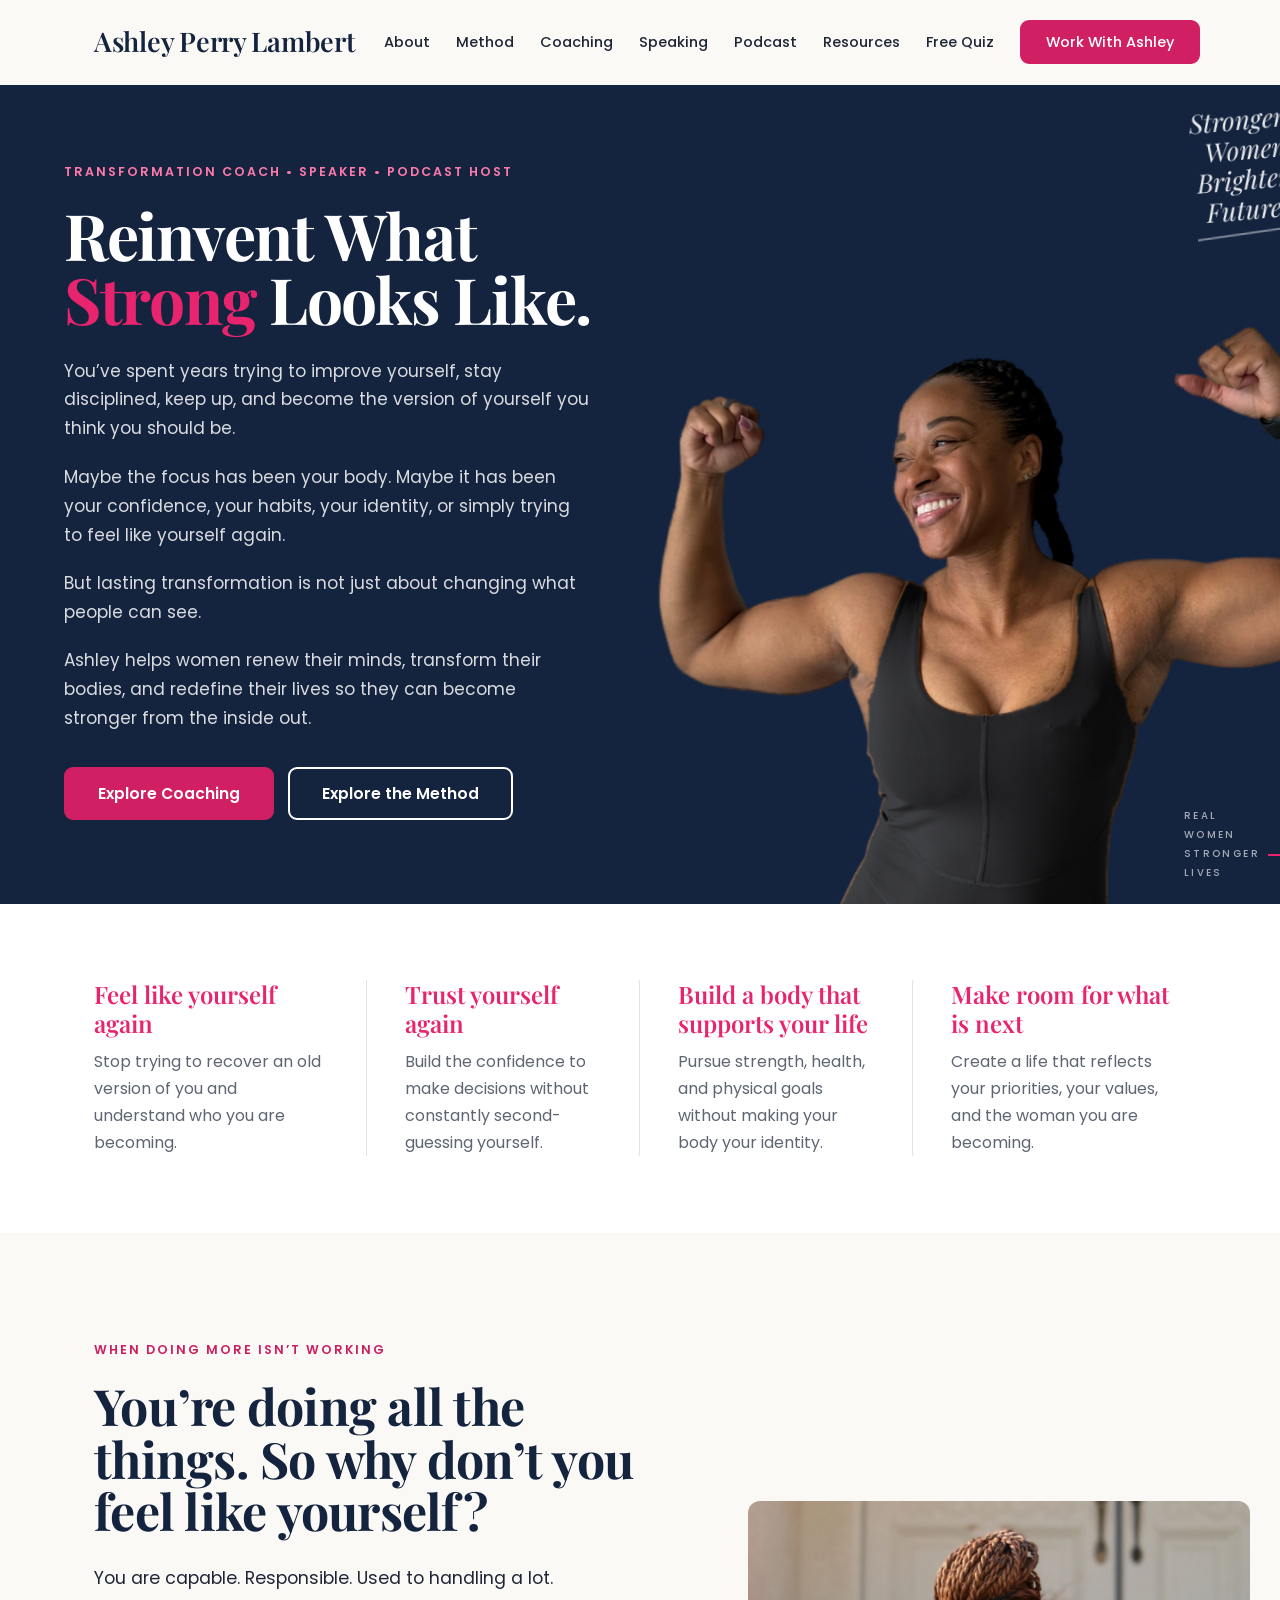
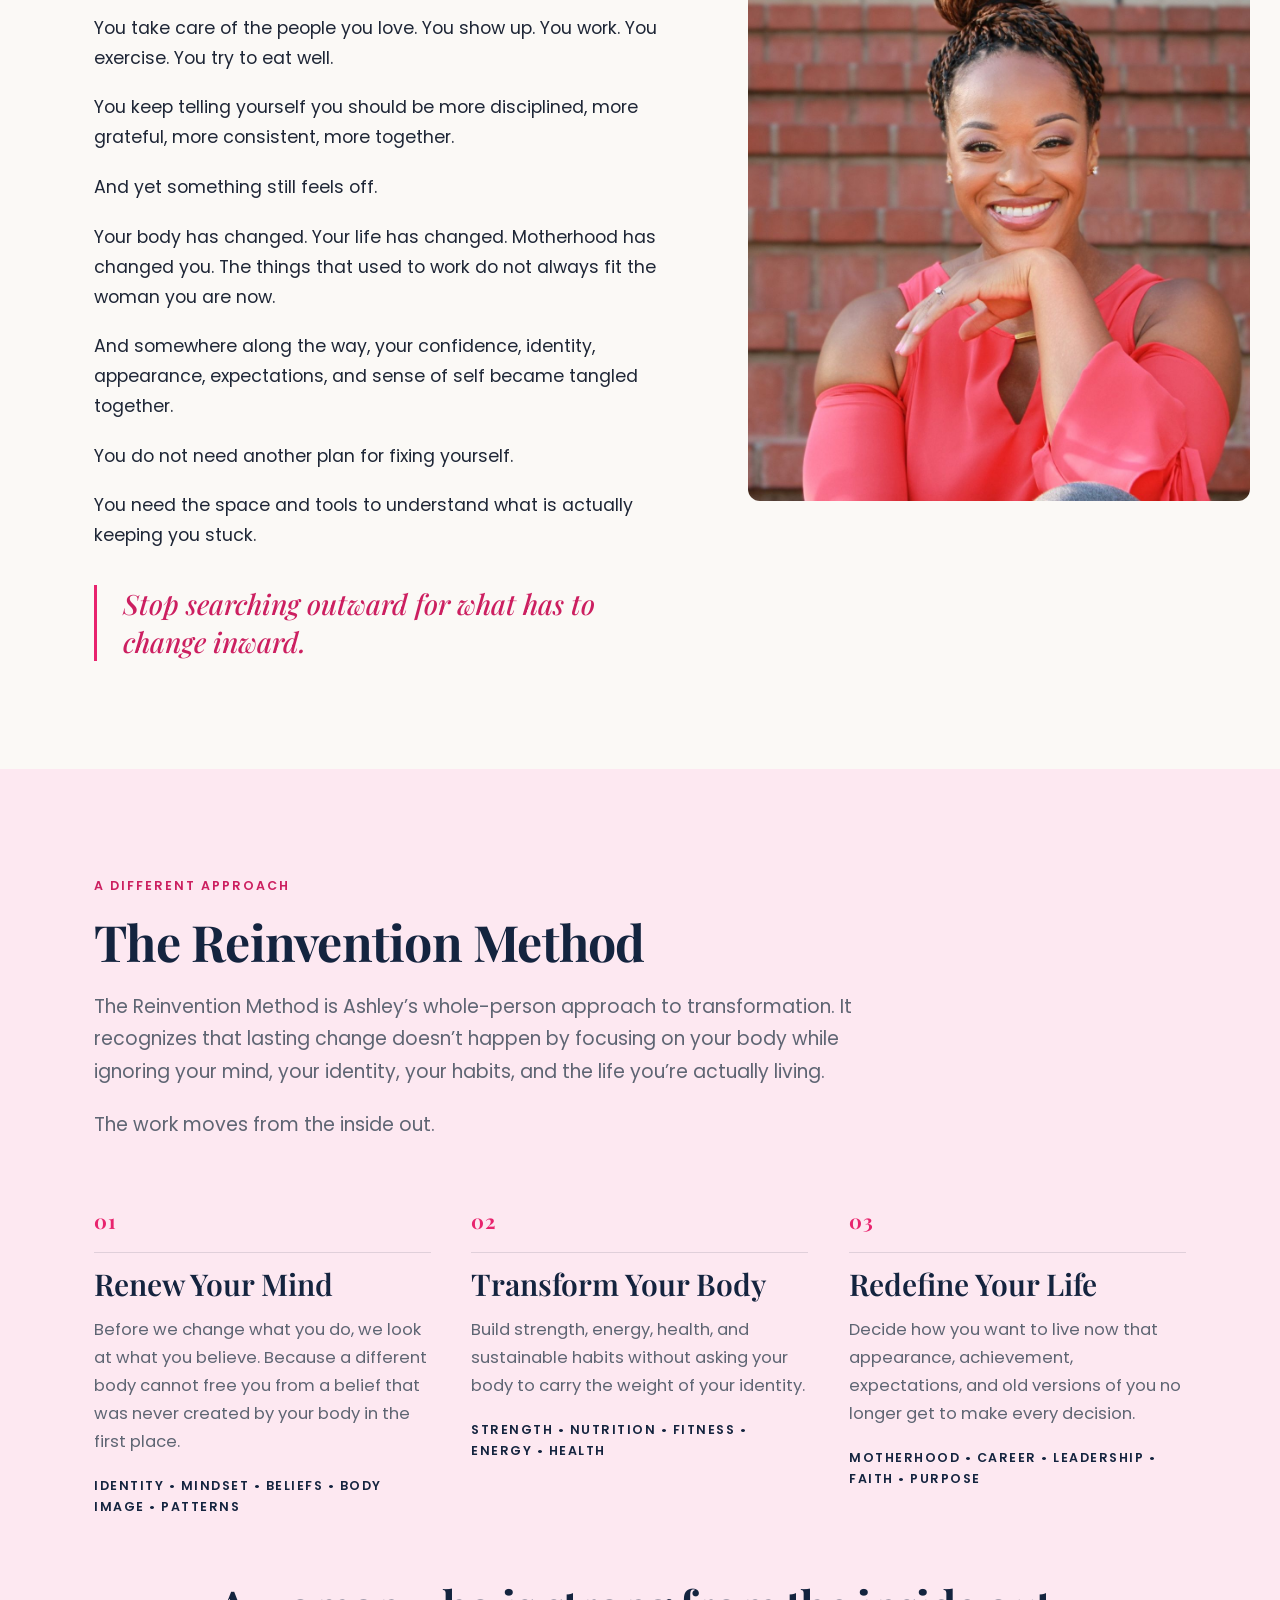
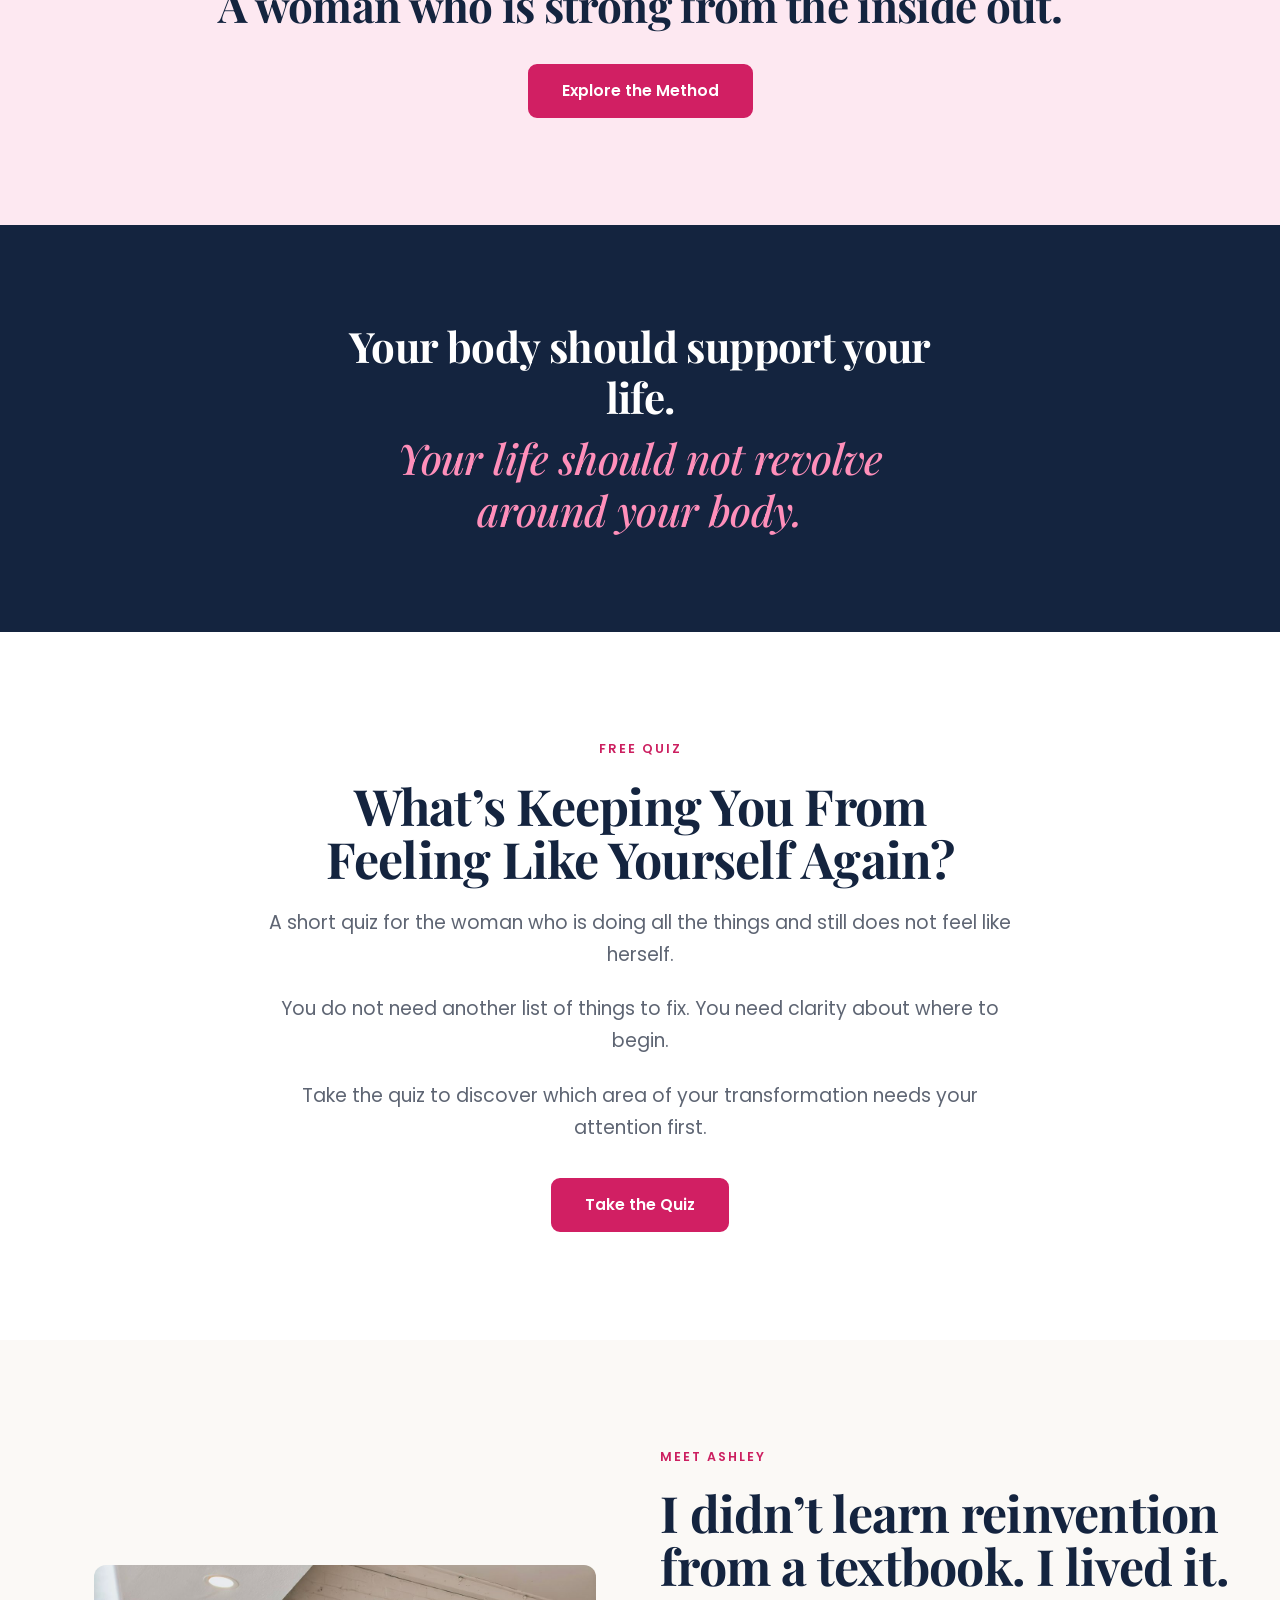
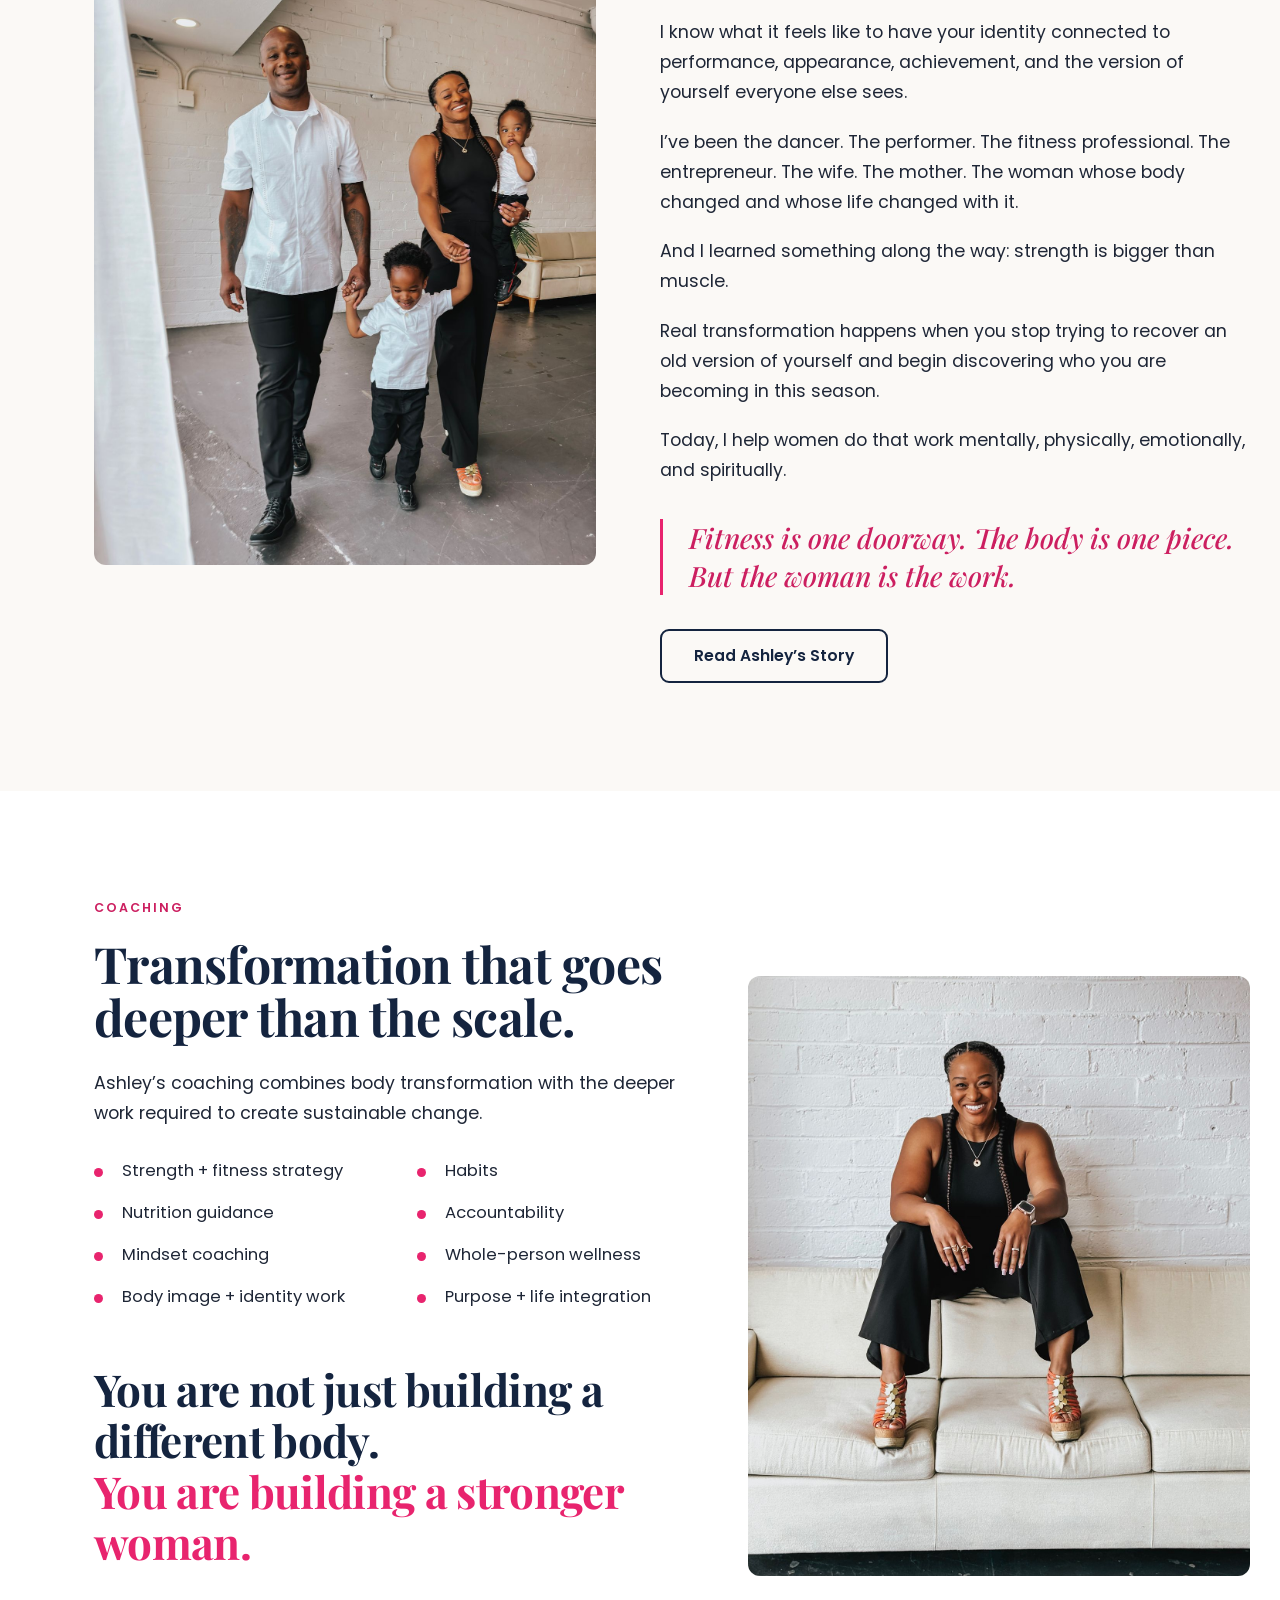
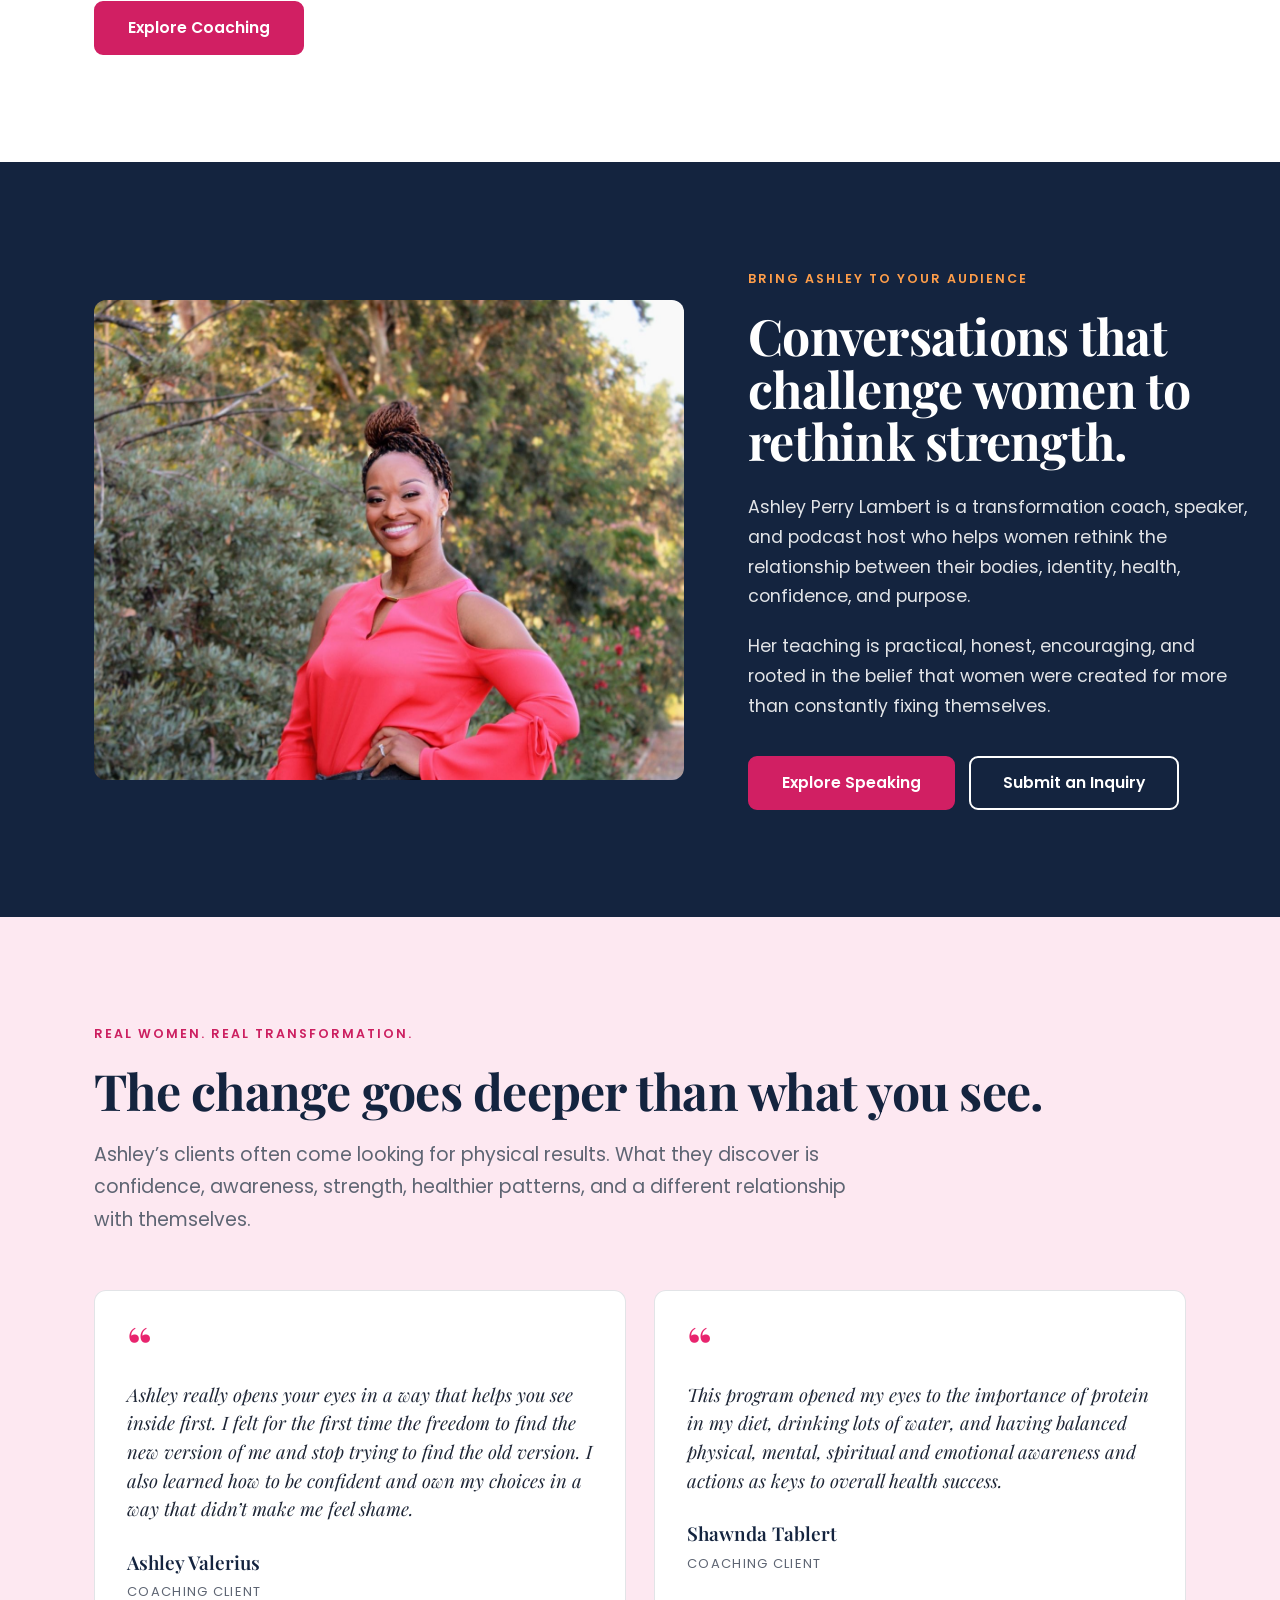
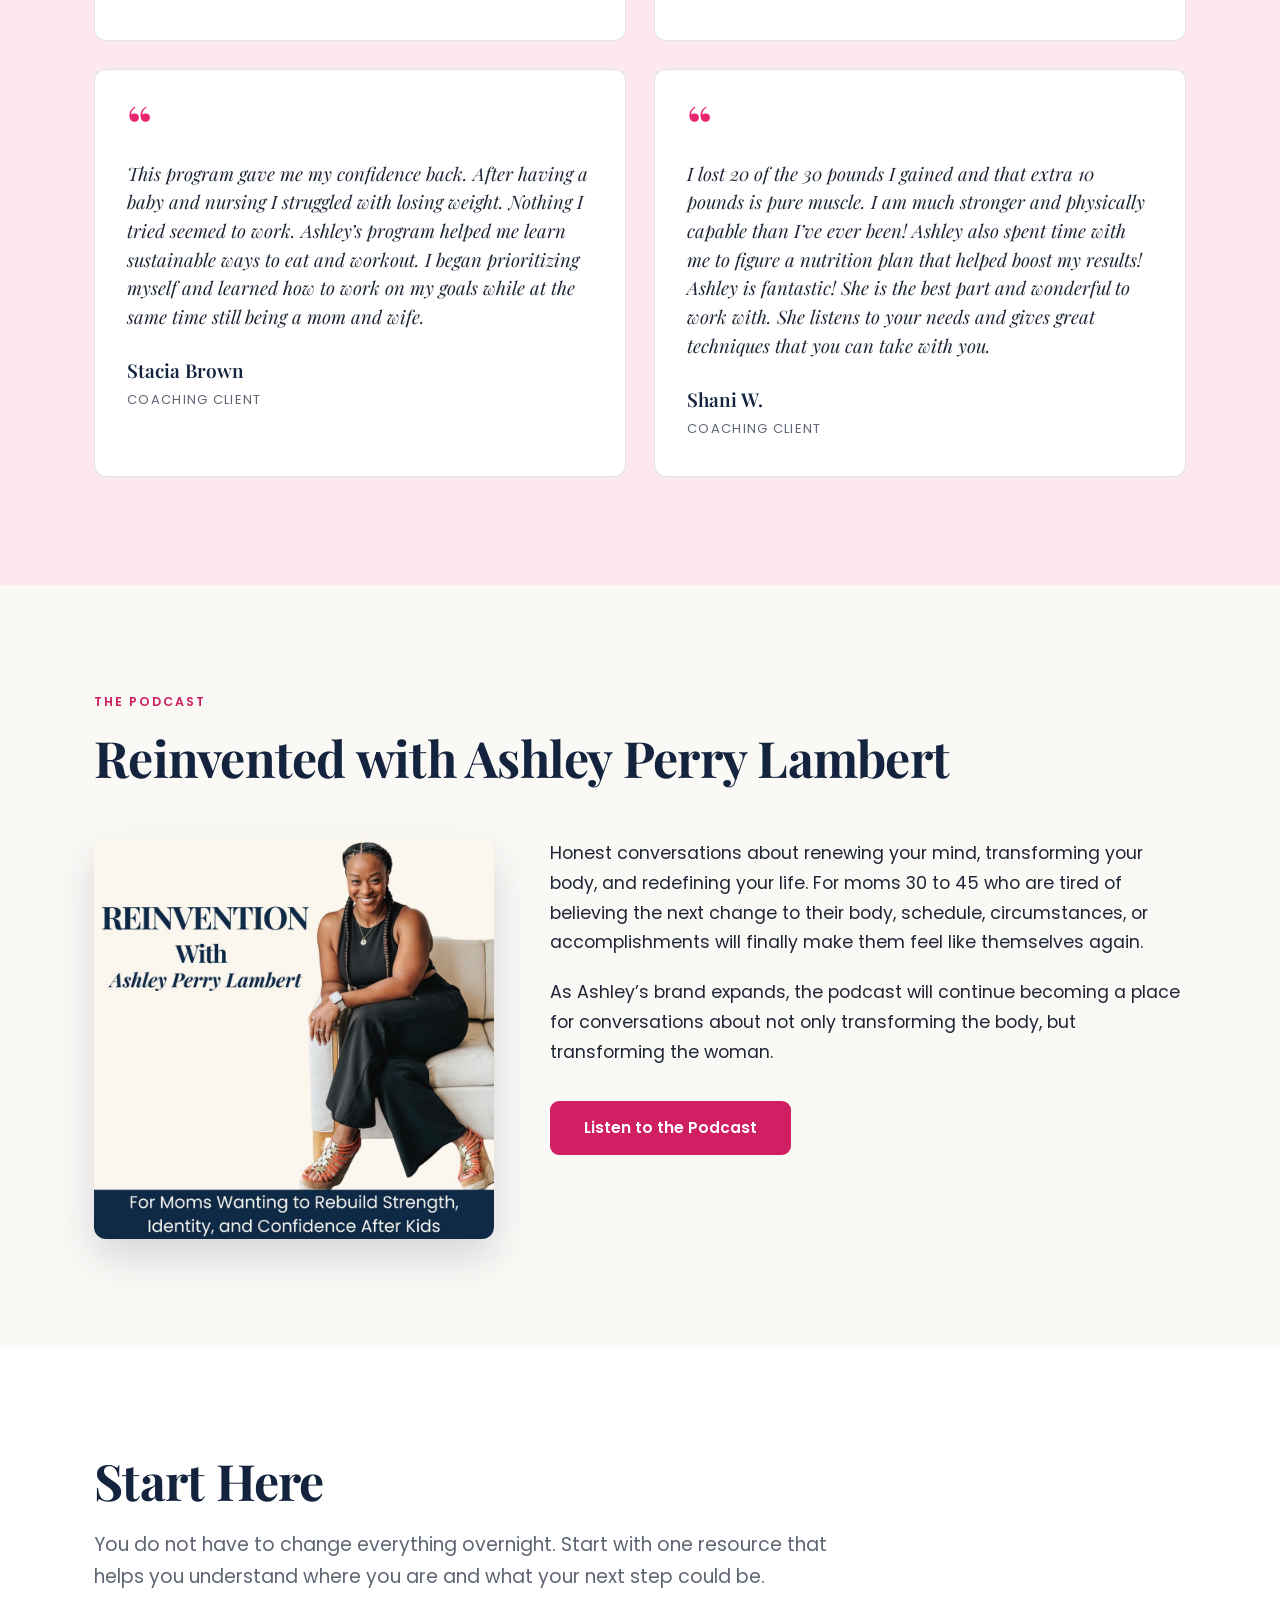
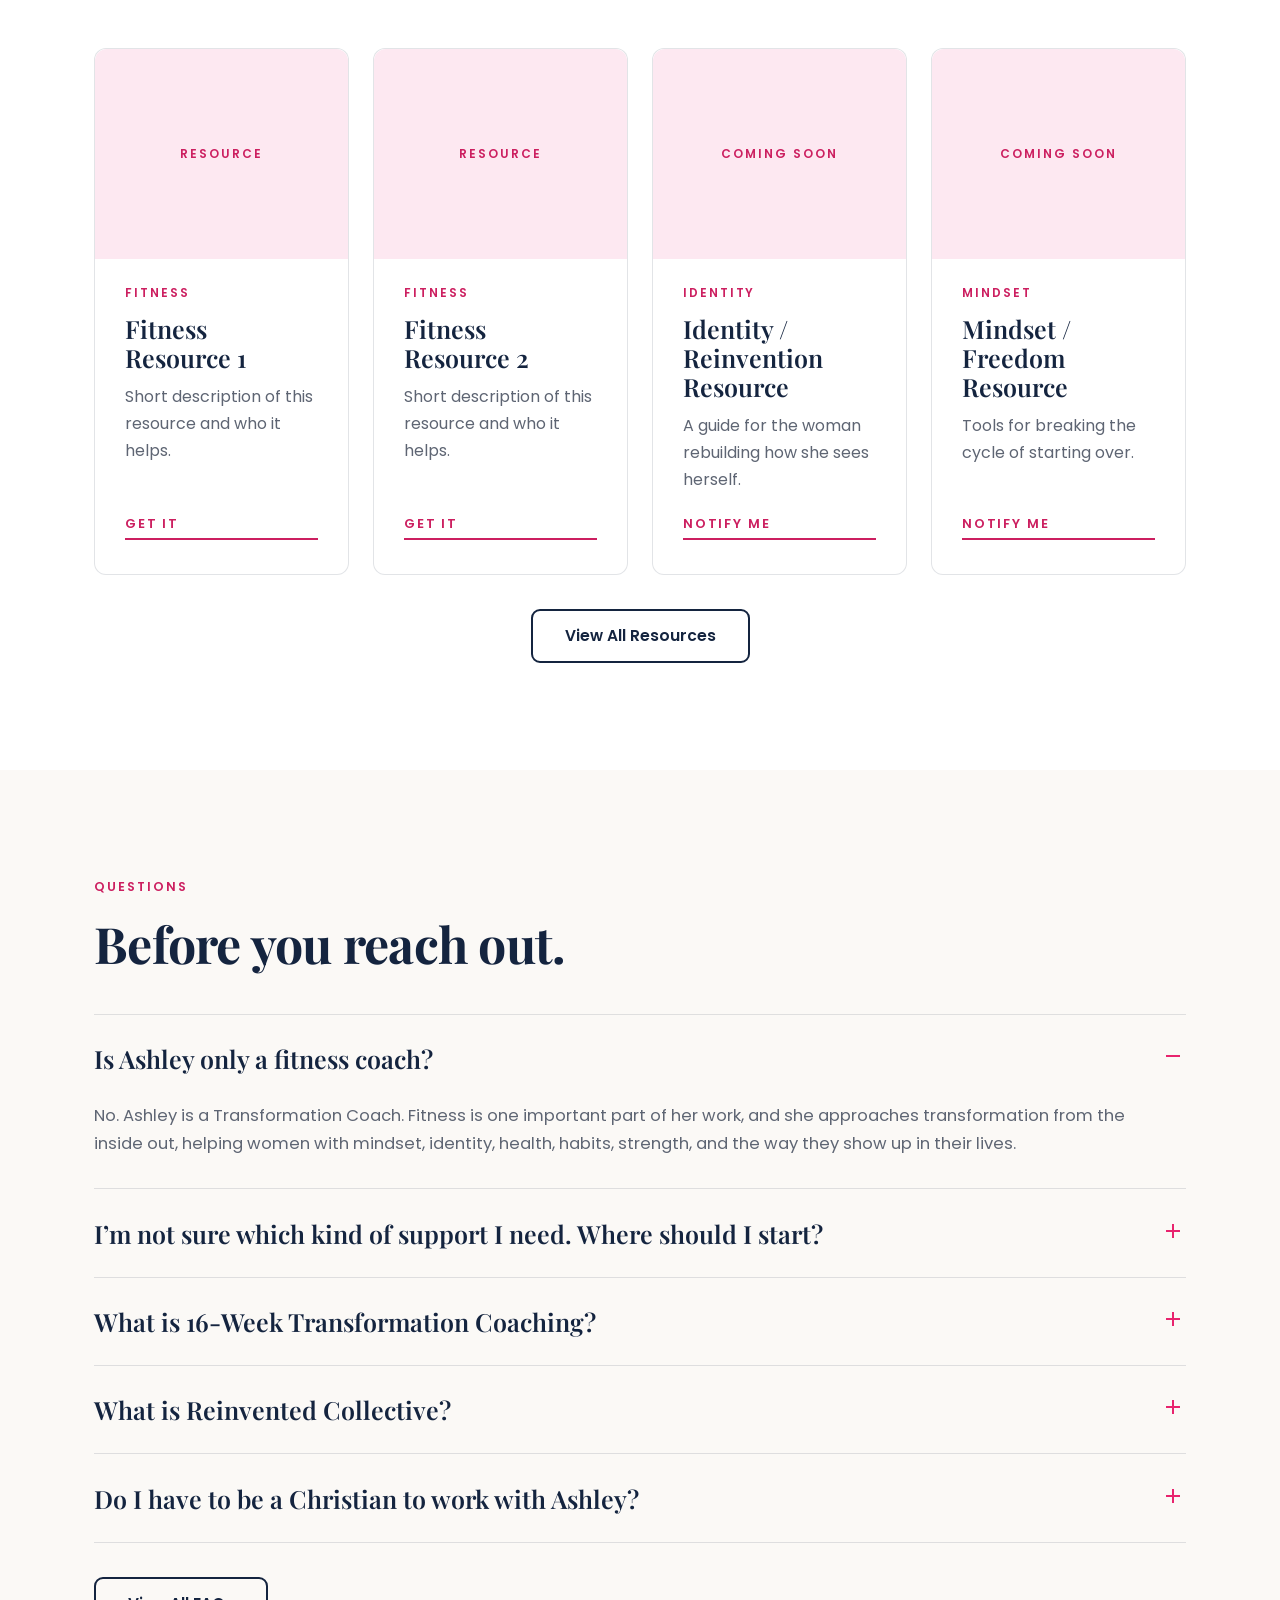
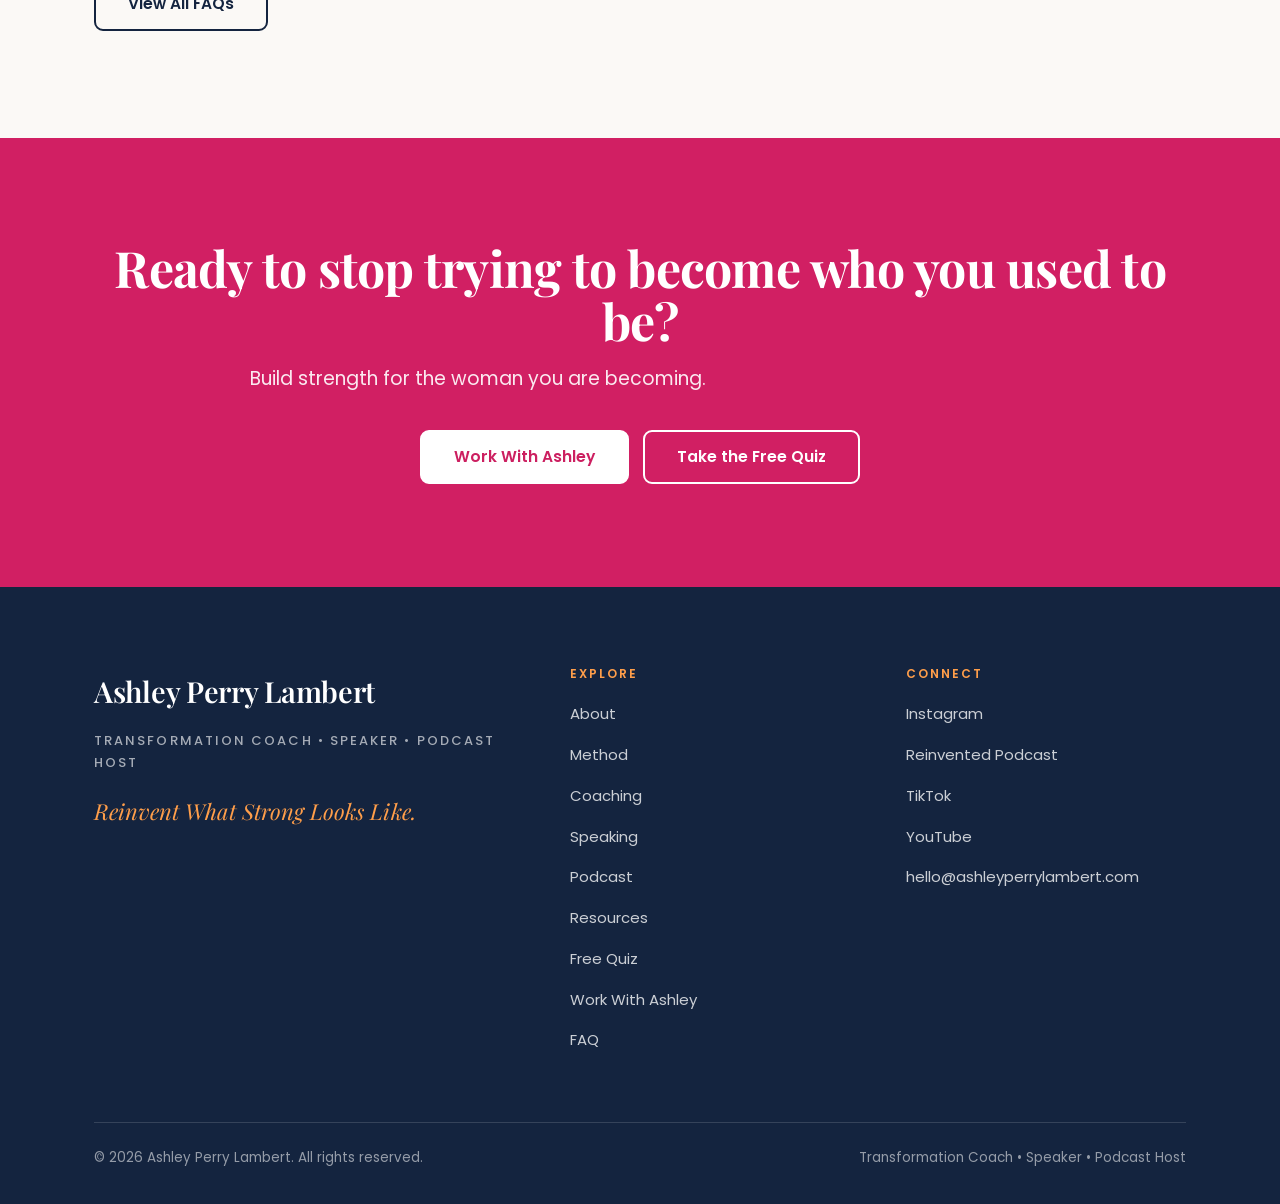
<file: index.html>
<!DOCTYPE html>
<html lang="en">
<head>
<meta charset="utf-8">
<meta name="viewport" content="width=device-width, initial-scale=1">
<title>Ashley Perry Lambert | Transformation Coach for Women, Speaker and Podcast Host</title>
<meta name="description" content="Ashley Perry Lambert is a Transformation Coach for women. Coaching, strength and nutrition support, speaking, and the Reinvented podcast for moms 30 to 45.">
<link rel="canonical" href="https://ashleyperrylambert.com/">
<meta name="robots" content="index, follow">
<meta name="author" content="Ashley Perry Lambert">
<meta name="theme-color" content="#14243F">
<meta property="og:type" content="website">
<meta property="og:site_name" content="Ashley Perry Lambert">
<meta property="og:title" content="Ashley Perry Lambert | Transformation Coach for Women, Speaker and Podcast Host">
<meta property="og:description" content="Ashley Perry Lambert is a Transformation Coach for women. Coaching, strength and nutrition support, speaking, and the Reinvented podcast for moms 30 to 45.">
<meta property="og:url" content="https://ashleyperrylambert.com/">
<meta property="og:image" content="https://ashleyperrylambert.com/images/og-image.jpg">
<meta property="og:image:width" content="1200">
<meta property="og:image:height" content="630">
<meta property="og:image:alt" content="Ashley Perry Lambert, Transformation Coach, smiling in a coral top">
<meta property="og:locale" content="en_US">
<meta name="twitter:card" content="summary_large_image">
<meta name="twitter:title" content="Ashley Perry Lambert | Transformation Coach for Women, Speaker and Podcast Host">
<meta name="twitter:description" content="Ashley Perry Lambert is a Transformation Coach for women. Coaching, strength and nutrition support, speaking, and the Reinvented podcast for moms 30 to 45.">
<meta name="twitter:image" content="https://ashleyperrylambert.com/images/og-image.jpg">
<link rel="icon" type="image/png" sizes="32x32" href="images/favicon-32.png">
<link rel="icon" type="image/png" sizes="16x16" href="images/favicon-16.png">
<link rel="apple-touch-icon" sizes="180x180" href="images/apple-touch-icon.png">
<script type="application/ld+json">[{"@context": "https://schema.org", "@type": "Person", "name": "Ashley Perry Lambert", "jobTitle": "Transformation Coach, Speaker, and Podcast Host", "description": "Ashley Perry Lambert helps women renew their minds, transform their bodies, and redefine their lives through coaching, speaking, and her podcast.", "url": "https://ashleyperrylambert.com", "image": "https://ashleyperrylambert.com/images/og-image.jpg", "email": "mailto:hello@ashleyperrylambert.com", "sameAs": ["https://www.instagram.com/ashleyperrylambert/", "https://www.tiktok.com/@ashleyperrylambert", "https://www.youtube.com/@AshleyPerryLambert", "https://podcasts.apple.com/us/podcast/fat-loss-reinvention-lose-weight-build-muscle-strength/id1865337221"], "knowsAbout": ["Transformation coaching", "Strength training for women", "Nutrition coaching", "Body image", "Identity", "Motherhood", "Women's wellness"]}, {"@context": "https://schema.org", "@type": "WebSite", "name": "Ashley Perry Lambert", "url": "https://ashleyperrylambert.com"}]</script>
<link rel="preconnect" href="https://fonts.googleapis.com"><link rel="preconnect" href="https://fonts.gstatic.com" crossorigin><link href="https://fonts.googleapis.com/css2?family=Playfair+Display:ital,wght@0,500;0,600;0,700;1,500;1,600&family=Poppins:wght@300;400;500;600;700&display=swap" rel="stylesheet">
<link rel="stylesheet" href="css/style.css">
</head>
<body>
<a class="skip-link" href="#main">Skip to main content</a>
<header class="site-header" id="siteHeader">
  <div class="header-inner">
    <a class="brand" href="index.html">Ashley Perry Lambert</a>
    <button class="nav-toggle" id="navToggle" aria-label="Open menu" aria-expanded="false" aria-controls="nav">
      <span></span><span></span><span></span>
    </button>
    <nav class="nav" id="nav"><a href="about.html">About</a><a href="method.html">Method</a><a href="coaching.html">Coaching</a><a href="speaking.html">Speaking</a><a href="podcast.html">Podcast</a><a href="resources.html">Resources</a><a href="quiz.html">Free Quiz</a><a class="btn btn-pink" href="work-with-ashley.html">Work With Ashley</a></nav>
  </div>
</header>
<main id="main" tabindex="-1">
<section class="hero hero--home">
  <div class="hero-inner">
    <div>
      <div class="eyebrow">Transformation Coach &bull; Speaker &bull; Podcast Host</div>
      <h1>Reinvent What<br><span style="white-space:nowrap"><span class="pink">Strong</span> Looks Like.</span></h1>
      <p>You&rsquo;ve spent years trying to improve yourself, stay disciplined, keep up, and become the version of yourself you think you should be.</p>
      <p>Maybe the focus has been your body. Maybe it has been your confidence, your habits, your identity, or simply trying to feel like yourself again.</p>
      <p>But lasting transformation is not just about changing what people can see.</p>
      <p>Ashley helps women renew their minds, transform their bodies, and redefine their lives so they can become stronger from the inside out.</p>
      <div class="btn-row">
        <a class="btn btn-pink" href="coaching.html">Explore Coaching</a>
        <a class="btn btn-light" href="method.html">Explore the Method</a>
      </div>
    </div>
    <div class="hero-figure">
      <div class="hero-script" aria-hidden="true">Stronger<br>Women<br>Brighter<br>Futures<span class="swash"></span></div>
      <img class="hero-cutout" src="images/hero-cutout.png" alt="Ashley Perry Lambert in a black bodysuit, smiling and flexing both arms">
      <div class="hero-mark" aria-hidden="true">Real<br>Women<br>Stronger<span class="dash"></span><br>Lives</div>
    </div>
  </div>
</section>

<section class="section short bg-white">
  <div class="wrap">
    <div class="band4">
      <div><h3>Feel like yourself again</h3><p>Stop trying to recover an old version of you and understand who you are becoming.</p></div>
      <div><h3>Trust yourself again</h3><p>Build the confidence to make decisions without constantly second-guessing yourself.</p></div>
      <div><h3>Build a body that supports your life</h3><p>Pursue strength, health, and physical goals without making your body your identity.</p></div>
      <div><h3>Make room for what is next</h3><p>Create a life that reflects your priorities, your values, and the woman you are becoming.</p></div>
    </div>
  </div>
</section>

<section class="section bg-cream">
  <div class="wrap">
    <div class="split wide-left">
      <div>
        <div class="eyebrow">When doing more isn&rsquo;t working</div>
        <h2>You&rsquo;re doing all the things. So why don&rsquo;t you feel like yourself?</h2>
        <p style="margin-top:26px">You are capable. Responsible. Used to handling a lot.</p>
        <p>You take care of the people you love. You show up. You work. You exercise. You try to eat well.</p>
        <p>You keep telling yourself you should be more disciplined, more grateful, more consistent, more together.</p>
        <p>And yet something still feels off.</p>
        <p>Your body has changed. Your life has changed. Motherhood has changed you. The things that used to work do not always fit the woman you are now.</p>
        <p>And somewhere along the way, your confidence, identity, appearance, expectations, and sense of self became tangled together.</p>
        <p>You do not need another plan for fixing yourself.</p>
        <p>You need the space and tools to understand what is actually keeping you stuck.</p>
        <p class="pull">Stop searching outward for what has to change inward.</p>
      </div>
      <img src="images/portrait-coral-close.jpg" alt="Ashley smiling with her chin resting on her hand, wearing a coral top, seated in front of red brick steps">
    </div>
  </div>
</section>

<section class="section bg-petal">
  <div class="wrap">
    <div class="eyebrow">A different approach</div>
    <h2>The Reinvention Method</h2>
    <p class="lede" style="margin-top:22px">The Reinvention Method is Ashley&rsquo;s whole-person approach to transformation. It recognizes that lasting change doesn&rsquo;t happen by focusing on your body while ignoring your mind, your identity, your habits, and the life you&rsquo;re actually living.</p>
    <p class="lede" style="margin-top:14px">The work moves from the inside out.</p>
    <div class="method" style="margin-top:62px">
      <div>
        <div class="num">01</div>
        <h3>Renew Your Mind</h3>
        <p>Before we change what you do, we look at what you believe. Because a different body cannot free you from a belief that was never created by your body in the first place.</p>
        <div class="tags">Identity &bull; Mindset &bull; Beliefs &bull; Body Image &bull; Patterns</div>
      </div>
      <div>
        <div class="num">02</div>
        <h3>Transform Your Body</h3>
        <p>Build strength, energy, health, and sustainable habits without asking your body to carry the weight of your identity.</p>
        <div class="tags">Strength &bull; Nutrition &bull; Fitness &bull; Energy &bull; Health</div>
      </div>
      <div>
        <div class="num">03</div>
        <h3>Redefine Your Life</h3>
        <p>Decide how you want to live now that appearance, achievement, expectations, and old versions of you no longer get to make every decision.</p>
        <div class="tags">Motherhood &bull; Career &bull; Leadership &bull; Faith &bull; Purpose</div>
      </div>
    </div>
    <div class="center" style="margin-top:62px">
      <div class="statement">A woman who is strong from the inside out.</div>
      <div class="btn-row" style="justify-content:center"><a class="btn btn-pink" href="method.html">Explore the Method</a></div>
    </div>
  </div>
</section>

<section class="quote-band bg-navy">
  <div class="wrap">
    <div class="q">Your body should support your life.<em>Your life should not revolve around your body.</em></div>
  </div>
</section>

<section class="section bg-white">
  <div class="wrap center">
    <div class="eyebrow">Free quiz</div>
    <h2 style="max-width:20ch;margin:0 auto">What&rsquo;s Keeping You From Feeling Like Yourself Again?</h2>
    <p class="lede center" style="margin-top:22px">A short quiz for the woman who is doing all the things and still does not feel like herself.</p>
    <p class="lede center" style="margin-top:12px">You do not need another list of things to fix. You need clarity about where to begin.</p>
    <p class="lede center" style="margin-top:12px">Take the quiz to discover which area of your transformation needs your attention first.</p>
    <div class="btn-row" style="justify-content:center"><a class="btn btn-pink" href="https://go.ashleyperrylambert.com/quiz">Take the Quiz</a></div>
  </div>
</section>

<section class="section bg-cream">
  <div class="wrap">
    <div class="split wide-right">
      <img src="images/family-walk.jpg" alt="Ashley walking hand in hand with her husband and two young sons in a bright white studio">
      <div>
        <div class="eyebrow">Meet Ashley</div>
        <h2>I didn&rsquo;t learn reinvention from a textbook. I lived it.</h2>
        <p style="margin-top:26px">I know what it feels like to have your identity connected to performance, appearance, achievement, and the version of yourself everyone else sees.</p>
        <p>I&rsquo;ve been the dancer. The performer. The fitness professional. The entrepreneur. The wife. The mother. The woman whose body changed and whose life changed with it.</p>
        <p>And I learned something along the way: strength is bigger than muscle.</p>
        <p>Real transformation happens when you stop trying to recover an old version of yourself and begin discovering who you are becoming in this season.</p>
        <p>Today, I help women do that work mentally, physically, emotionally, and spiritually.</p>
        <p class="pull">Fitness is one doorway. The body is one piece. But the woman is the work.</p>
        <div class="btn-row"><a class="btn btn-outline" href="about.html">Read Ashley&rsquo;s Story</a></div>
      </div>
    </div>
  </div>
</section>

<section class="section bg-white">
  <div class="wrap">
    <div class="split wide-left">
      <div>
        <div class="eyebrow">Coaching</div>
        <h2>Transformation that goes deeper than the scale.</h2>
        <p style="margin-top:26px">Ashley&rsquo;s coaching combines body transformation with the deeper work required to create sustainable change.</p>
        <ul class="ticks cols2" style="margin-top:28px">
          <li>Strength + fitness strategy</li>
          <li>Nutrition guidance</li>
          <li>Mindset coaching</li>
          <li>Body image + identity work</li>
          <li>Habits</li>
          <li>Accountability</li>
          <li>Whole-person wellness</li>
          <li>Purpose + life integration</li>
        </ul>
        <div class="statement" style="margin-top:38px">You are not just building a different body.<strong>You are building a stronger woman.</strong></div>
        <div class="btn-row"><a class="btn btn-pink" href="coaching.html">Explore Coaching</a></div>
      </div>
      <img src="images/lifestyle-1.jpg" alt="Ashley seated on a cream sofa in front of a white brick wall, wearing black and smiling at the camera">
    </div>
  </div>
</section>

<section class="section bg-navy">
  <div class="wrap">
    <div class="split wide-left">
      <img src="images/portrait-coral-full.jpg" alt="Ashley in a coral bell-sleeve blouse, hand on her hip, smiling outdoors in front of greenery" class="short">
      <div>
        <div class="eyebrow">Bring Ashley to your audience</div>
        <h2>Conversations that challenge women to rethink strength.</h2>
        <p style="margin-top:26px">Ashley Perry Lambert is a transformation coach, speaker, and podcast host who helps women rethink the relationship between their bodies, identity, health, confidence, and purpose.</p>
        <p>Her teaching is practical, honest, encouraging, and rooted in the belief that women were created for more than constantly fixing themselves.</p>
        <div class="btn-row">
          <a class="btn btn-pink" href="speaking.html">Explore Speaking</a>
          <a class="btn btn-light" href="speaking-inquiry.html">Submit an Inquiry</a>
        </div>
      </div>
    </div>
  </div>
</section>

<section class="section bg-petal">
  <div class="wrap">
    <div class="eyebrow">Real women. Real transformation.</div>
    <h2>The change goes deeper than what you see.</h2>
    <p class="lede" style="margin-top:22px;margin-bottom:54px">Ashley&rsquo;s clients often come looking for physical results. What they discover is confidence, awareness, strength, healthier patterns, and a different relationship with themselves.</p>
    <div class="grid2 tscroll"><div class="tcard"><span class="mark">&ldquo;</span><p>Ashley really opens your eyes in a way that helps you see inside first. I felt for the first time the freedom to find the new version of me and stop trying to find the old version. I also learned how to be confident and own my choices in a way that didn&rsquo;t make me feel shame.</p><div class="who">Ashley Valerius</div><div class="role">Coaching client</div></div><div class="tcard"><span class="mark">&ldquo;</span><p>This program opened my eyes to the importance of protein in my diet, drinking lots of water, and having balanced physical, mental, spiritual and emotional awareness and actions as keys to overall health success.</p><div class="who">Shawnda Tablert</div><div class="role">Coaching client</div></div><div class="tcard"><span class="mark">&ldquo;</span><p>This program gave me my confidence back. After having a baby and nursing I struggled with losing weight. Nothing I tried seemed to work. Ashley&rsquo;s program helped me learn sustainable ways to eat and workout. I began prioritizing myself and learned how to work on my goals while at the same time still being a mom and wife.</p><div class="who">Stacia Brown</div><div class="role">Coaching client</div></div><div class="tcard"><span class="mark">&ldquo;</span><p>I lost 20 of the 30 pounds I gained and that extra 10 pounds is pure muscle. I am much stronger and physically capable than I&rsquo;ve ever been! Ashley also spent time with me to figure a nutrition plan that helped boost my results! Ashley is fantastic! She is the best part and wonderful to work with. She listens to your needs and gives great techniques that you can take with you.</p><div class="who">Shani W.</div><div class="role">Coaching client</div></div></div>
  </div>
</section>

<section class="section bg-cream">
  <div class="wrap">
    <div class="eyebrow">The podcast</div>
    <h2 style="margin-bottom:54px">Reinvented with Ashley Perry Lambert</h2>
    <div class="pod">
      <img class="pod-cover" src="images/podcast-cover.jpg" alt="Podcast cover art: Ashley seated on a cream sofa in a black jumpsuit and coral wedge sandals, beside the title Reinvention With Ashley Perry Lambert and the line For Moms Wanting to Rebuild Strength, Identity, and Confidence After Kids">
      <div>
        <p>Honest conversations about renewing your mind, transforming your body, and redefining your life. For moms 30 to 45 who are tired of believing the next change to their body, schedule, circumstances, or accomplishments will finally make them feel like themselves again.</p>
        <p>As Ashley&rsquo;s brand expands, the podcast will continue becoming a place for conversations about not only transforming the body, but transforming the woman.</p>
        <div class="btn-row"><a class="btn btn-pink" href="https://podcasts.apple.com/us/podcast/fat-loss-reinvention-lose-weight-build-muscle-strength/id1865337221" target="_blank" rel="noopener">Listen to the Podcast<span class="sr-only"> (opens in a new tab)</span></a></div>
      </div>
    </div>
  </div>
</section>

<section class="section bg-white">
  <div class="wrap">
    <h2>Start Here</h2>
    <p class="lede" style="margin-top:22px;margin-bottom:54px">You do not have to change everything overnight. Start with one resource that helps you understand where you are and what your next step could be.</p>
    <div class="grid4">
      <div class="card"><div class="placeholder">Resource</div><div class="kicker">Fitness</div><h3>Fitness Resource 1</h3><p>Short description of this resource and who it helps.</p><a class="textlink" href="resources.html">Get it</a></div>
      <div class="card"><div class="placeholder">Resource</div><div class="kicker">Fitness</div><h3>Fitness Resource 2</h3><p>Short description of this resource and who it helps.</p><a class="textlink" href="resources.html">Get it</a></div>
      <div class="card"><div class="placeholder">Coming soon</div><div class="kicker">Identity</div><h3>Identity / Reinvention Resource</h3><p>A guide for the woman rebuilding how she sees herself.</p><a class="textlink" href="resources.html">Notify me</a></div>
      <div class="card"><div class="placeholder">Coming soon</div><div class="kicker">Mindset</div><h3>Mindset / Freedom Resource</h3><p>Tools for breaking the cycle of starting over.</p><a class="textlink" href="resources.html">Notify me</a></div>
    </div>
    <div class="btn-row" style="justify-content:center"><a class="btn btn-outline" href="resources.html">View All Resources</a></div>
  </div>
</section>

<section class="section bg-cream">
  <div class="wrap">
    <div class="eyebrow">Questions</div>
    <h2 style="margin-bottom:44px">Before you reach out.</h2>
    <div class="faq"><details open><summary>Is Ashley only a fitness coach?</summary><div class="a">No. Ashley is a Transformation Coach. Fitness is one important part of her work, and she approaches transformation from the inside out, helping women with mindset, identity, health, habits, strength, and the way they show up in their lives.</div></details><details><summary>I&rsquo;m not sure which kind of support I need. Where should I start?</summary><div class="a">Take the free quiz, What&rsquo;s Keeping You From Feeling Like Yourself Again? It points you toward where your transformation needs to begin, so you can choose your next step with clarity.</div></details><details><summary>What is 16-Week Transformation Coaching?</summary><div class="a">Ashley&rsquo;s signature, high-touch experience. It includes personalized fitness programming and a personalized nutrition strategy alongside whole-woman transformation work on mindset, identity, habits, confidence, and purpose. Fitness and nutrition are always part of it. What changes from woman to woman is the plan, intensity, strategy, and goals. The investment is $3,000, paid in full or in four monthly payments of $750.</div></details><details><summary>What is Reinvented Collective?</summary><div class="a">Ashley&rsquo;s ongoing fitness and nutrition membership, launching October 1, 2026. It includes structured workouts through the APL Wellness app, personalized macros and nutrition guidance, monthly group coaching calls, accountability, and ongoing support. Founding members pay $49 a month through December 31, 2026 and keep that price as long as they do not cancel. Beginning January 2027, membership is $59 a month, or $490 for twelve months with a complimentary private 60-Minute Fitness Roadmap Call valued at $200.</div></details><details><summary>Do I have to be a Christian to work with Ashley?</summary><div class="a">No. Ashley&rsquo;s faith shapes who she is and how she lives, and women from every background are welcome in her coaching and resources.</div></details></div>
    <div class="btn-row"><a class="btn btn-outline" href="faq.html">View All FAQs</a></div>
  </div>
</section>

<section class="ctaband bg-pink">
  <div class="wrap">
    <h2>Ready to stop trying to become who you used to be?</h2>
    <p class="lede center" style="color:rgba(255,255,255,.9)">Build strength for the woman you are becoming.</p>
    <div class="btn-row">
      <a class="btn btn-white" href="work-with-ashley.html">Work With Ashley</a>
      <a class="btn btn-light" href="quiz.html">Take the Free Quiz</a>
    </div>
  </div>
</section>
</main>
<footer class="site-footer">
  <div class="wrap">
    <div class="footer-grid">
      <div>
        <span class="brand">Ashley Perry Lambert</span>
        <div class="title">Transformation Coach &bull; Speaker &bull; Podcast Host</div>
        <div class="tag">Reinvent What Strong Looks Like.</div>
      </div>
      <div>
        <h4>Explore</h4>
        <ul><li><a href="about.html">About</a></li><li><a href="method.html">Method</a></li><li><a href="coaching.html">Coaching</a></li><li><a href="speaking.html">Speaking</a></li><li><a href="podcast.html">Podcast</a></li><li><a href="resources.html">Resources</a></li><li><a href="quiz.html">Free Quiz</a></li><li><a href="work-with-ashley.html">Work With Ashley</a></li><li><a href="faq.html">FAQ</a></li></ul>
      </div>
      <div>
        <h4>Connect</h4>
        <ul>
          <li><a href="https://www.instagram.com/ashleyperrylambert/" target="_blank" rel="noopener">Instagram<span class="sr-only"> (opens in a new tab)</span></a></li>
          <li><a href="https://podcasts.apple.com/us/podcast/fat-loss-reinvention-lose-weight-build-muscle-strength/id1865337221" target="_blank" rel="noopener">Reinvented Podcast<span class="sr-only"> (opens in a new tab)</span></a></li>
          <li><a href="https://www.tiktok.com/@ashleyperrylambert" target="_blank" rel="noopener">TikTok<span class="sr-only"> (opens in a new tab)</span></a></li>
          <li><a href="https://www.youtube.com/@AshleyPerryLambert" target="_blank" rel="noopener">YouTube<span class="sr-only"> (opens in a new tab)</span></a></li>
          <li><a href="mailto:hello@ashleyperrylambert.com">hello@ashleyperrylambert.com</a></li>
        </ul>
      </div>
    </div>
    <div class="footer-bottom">
      <span>&copy; 2026 Ashley Perry Lambert. All rights reserved.</span>
      <span>Transformation Coach &bull; Speaker &bull; Podcast Host</span>
    </div>
  </div>
</footer>
<script>
(function(){
  var t=document.getElementById('navToggle'),n=document.getElementById('nav'),h=document.getElementById('siteHeader');
  if(t){t.addEventListener('click',function(){
    var open=n.classList.toggle('open');
    t.setAttribute('aria-expanded',open?'true':'false');
    t.setAttribute('aria-label',open?'Close menu':'Open menu');
  });}
  if(h){window.addEventListener('scroll',function(){h.classList.toggle('stuck',window.scrollY>8);},{passive:true});}
  var sf=document.getElementById('speakingForm');
  if(sf){sf.addEventListener('submit',function(){
    var t=sf.querySelector('[name=type]'), sub=document.getElementById('speakingSubject');
    if(t&&sub){sub.value = /podcast|media/i.test(t.value) ? 'Podcast / Media Request (website)' : 'Speaking Request (website)';}
  });}
  // ---- scroll motion: text rises, photos slide in from their side, grids stagger ----
  var reduce = window.matchMedia && window.matchMedia('(prefers-reduced-motion: reduce)').matches;
  if(!reduce && 'IntersectionObserver' in window){
    var main=document.querySelector('main'); if(!main) return;
    var boxes='.card,.tcard,.path,.topic,.formcard,.faq details,.band4 > div,.method > div,.taggrid';
    var text='h2,h3,h4,p,ul,ol,.eyebrow,.statement,.btn-row,.q,.lede';
    var targets=[];
    main.querySelectorAll(boxes).forEach(function(el){ if(!el.closest('.hero') && !el.parentElement.closest(boxes)) targets.push([el,'up']); });
    main.querySelectorAll(text).forEach(function(el){ if(!el.closest('.hero') && !el.closest(boxes)) targets.push([el,'up']); });
    main.querySelectorAll('img').forEach(function(img){
      if(img.closest('.hero') && img.classList.contains('hero-cutout')) return;
      if(img.closest(boxes)) return;
      if(img.closest('.photobreak')){ targets.push([img,'zoom']); return; }
      var grid=img.parentElement, kids=grid?Array.prototype.filter.call(grid.children,function(c){return c.offsetParent!==null||true;}):[];
      targets.push([img, kids[0]===img ? 'left' : 'right']);
    });
    var io=new IntersectionObserver(function(es){
      es.forEach(function(e){ if(e.isIntersecting){ e.target.classList.add('in'); io.unobserve(e.target); } });
    },{threshold:.12,rootMargin:'0px 0px -60px 0px'});
    var seen=new Map();
    targets.forEach(function(t){
      var el=t[0], parent=el.parentElement, n=(seen.get(parent)||0);
      seen.set(parent,n+1);
      el.classList.add('reveal','reveal-'+t[1]);
      el.style.transitionDelay=Math.min(n*90,450)+'ms';
      io.observe(el);
    });
  }
})();
</script>
</body>
</html>
</file>
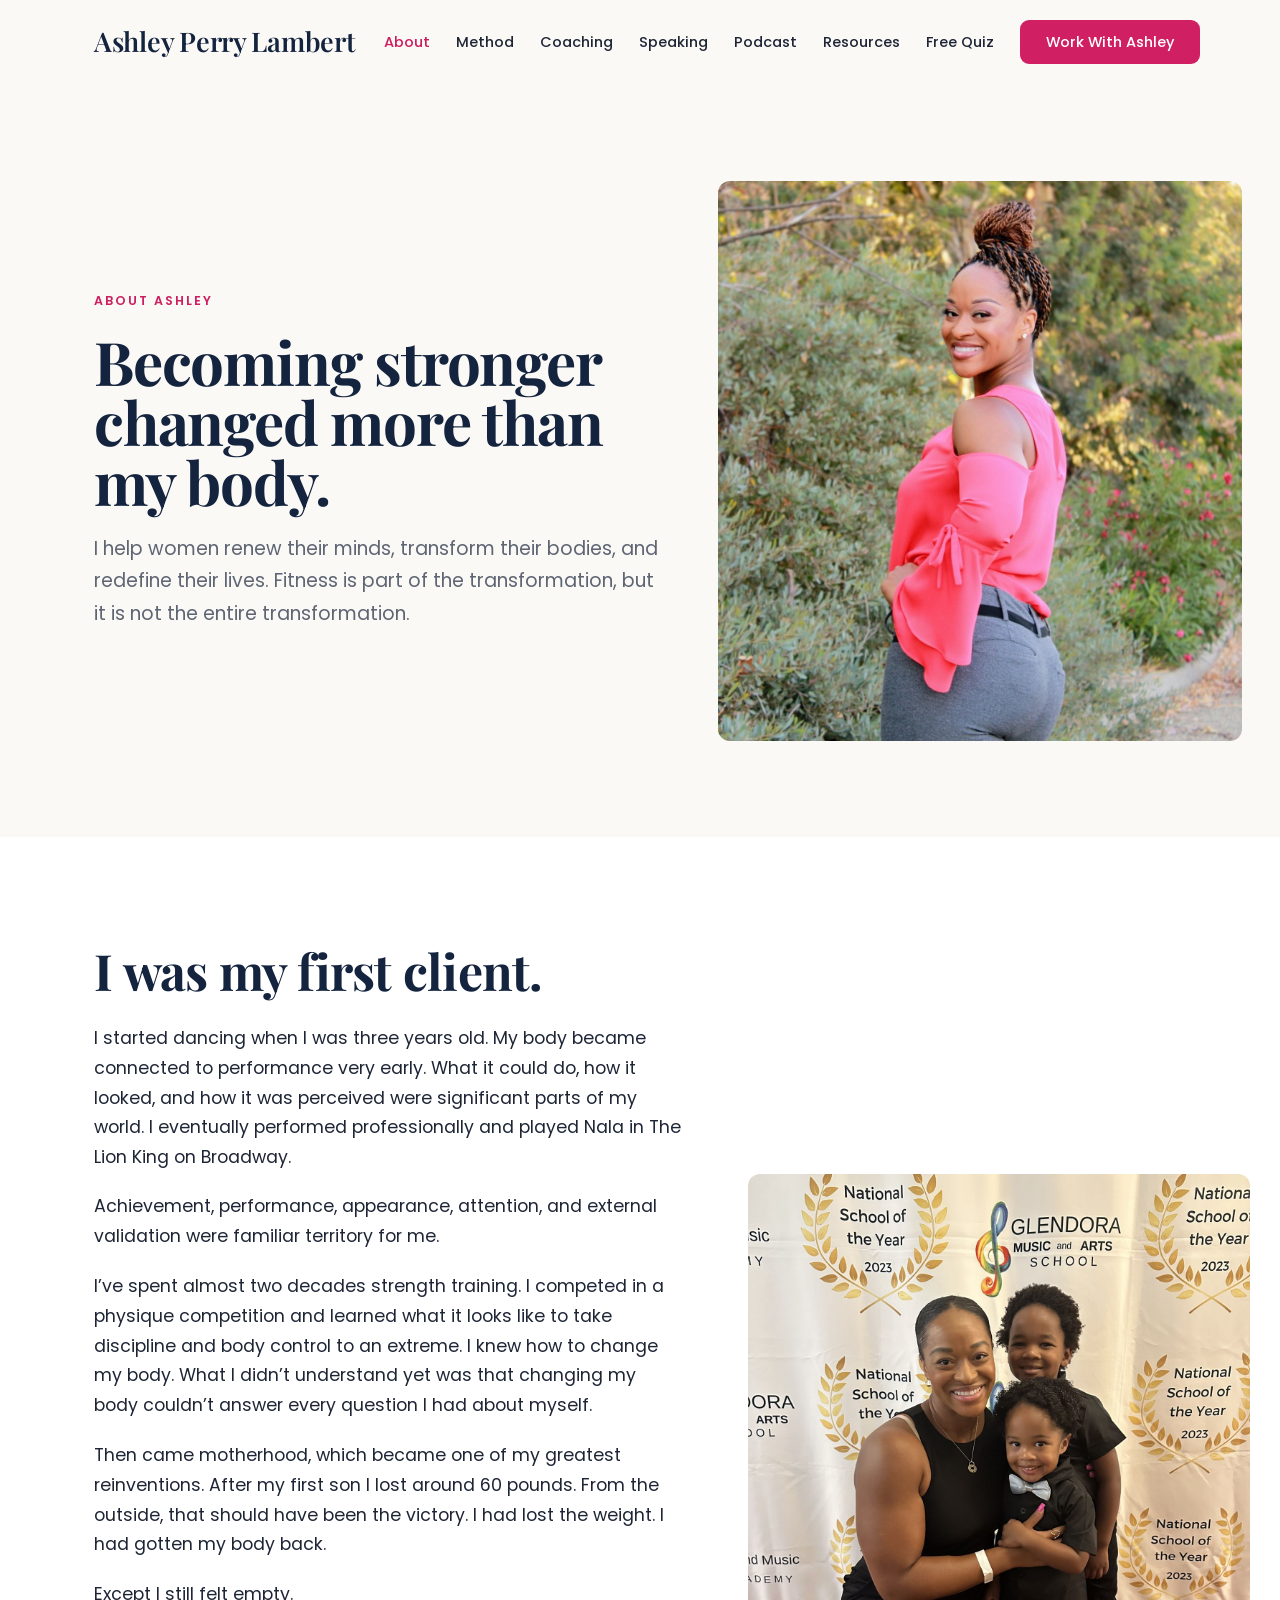
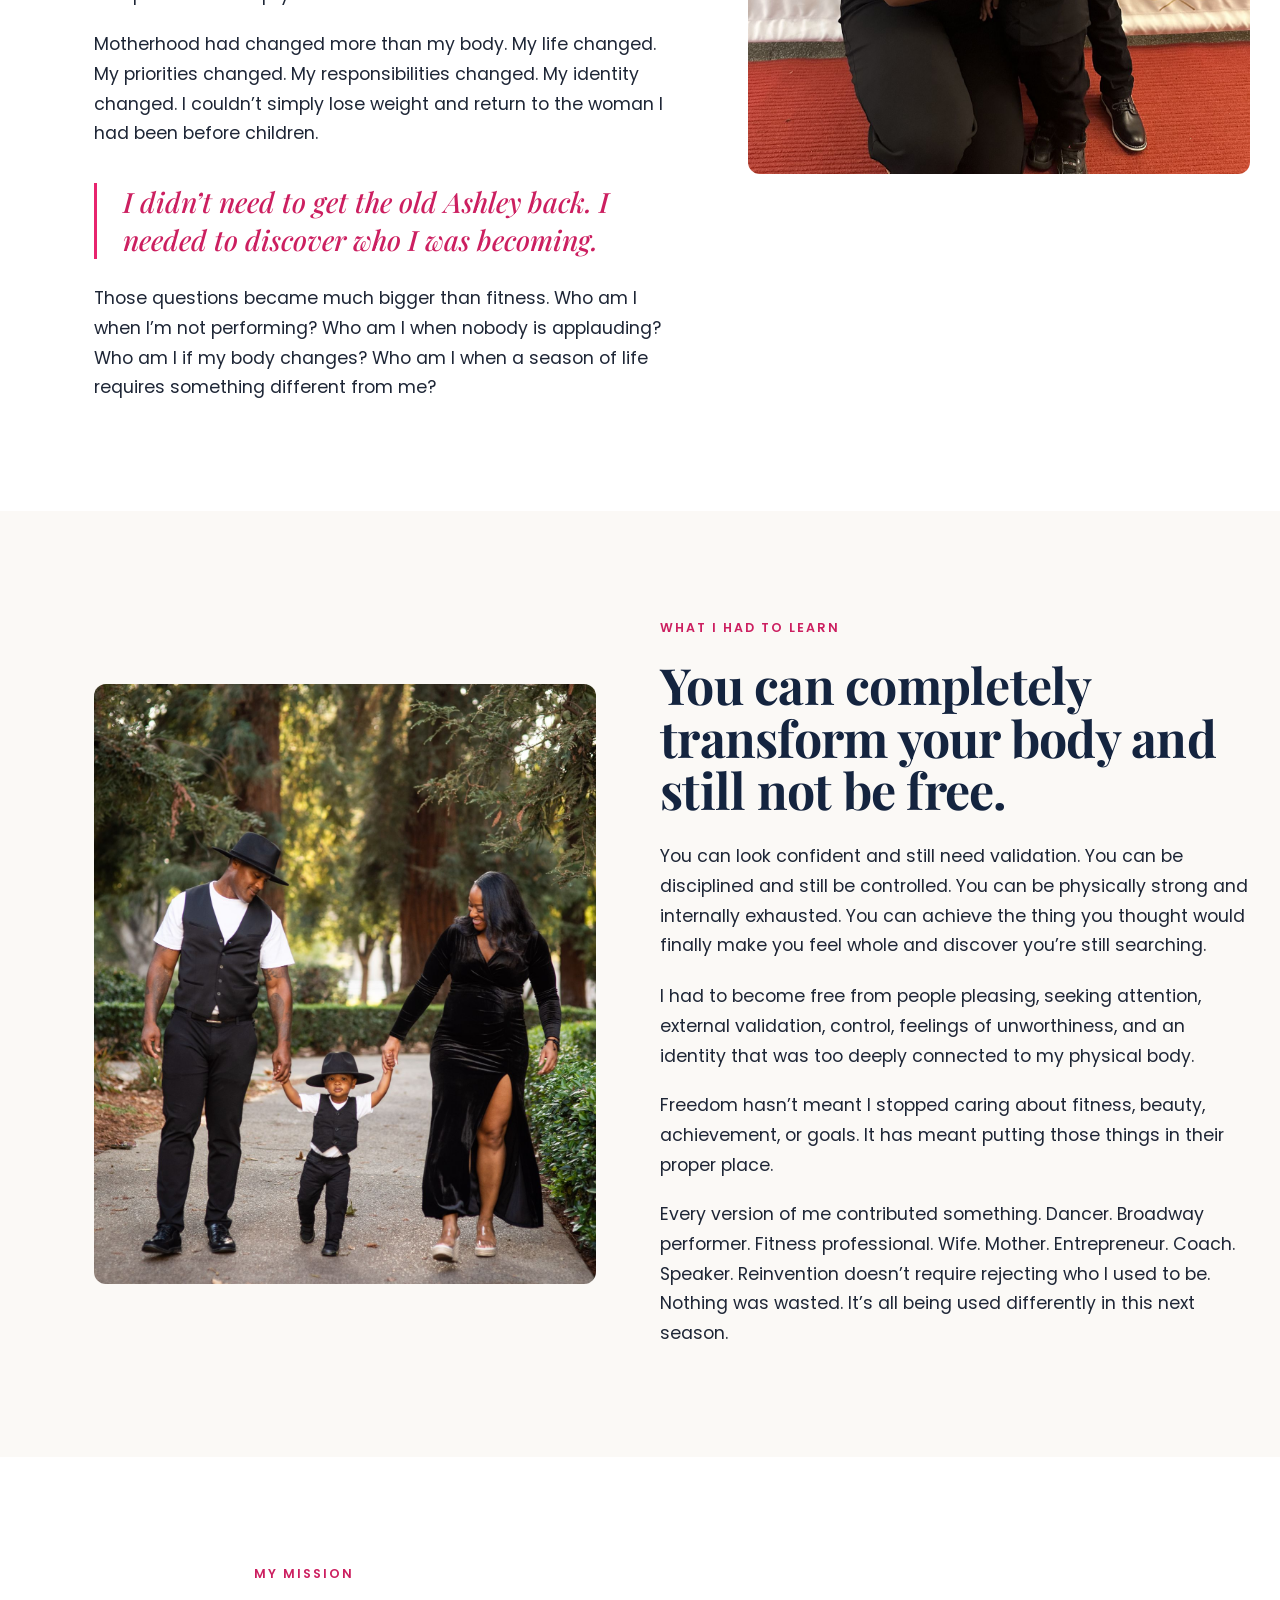
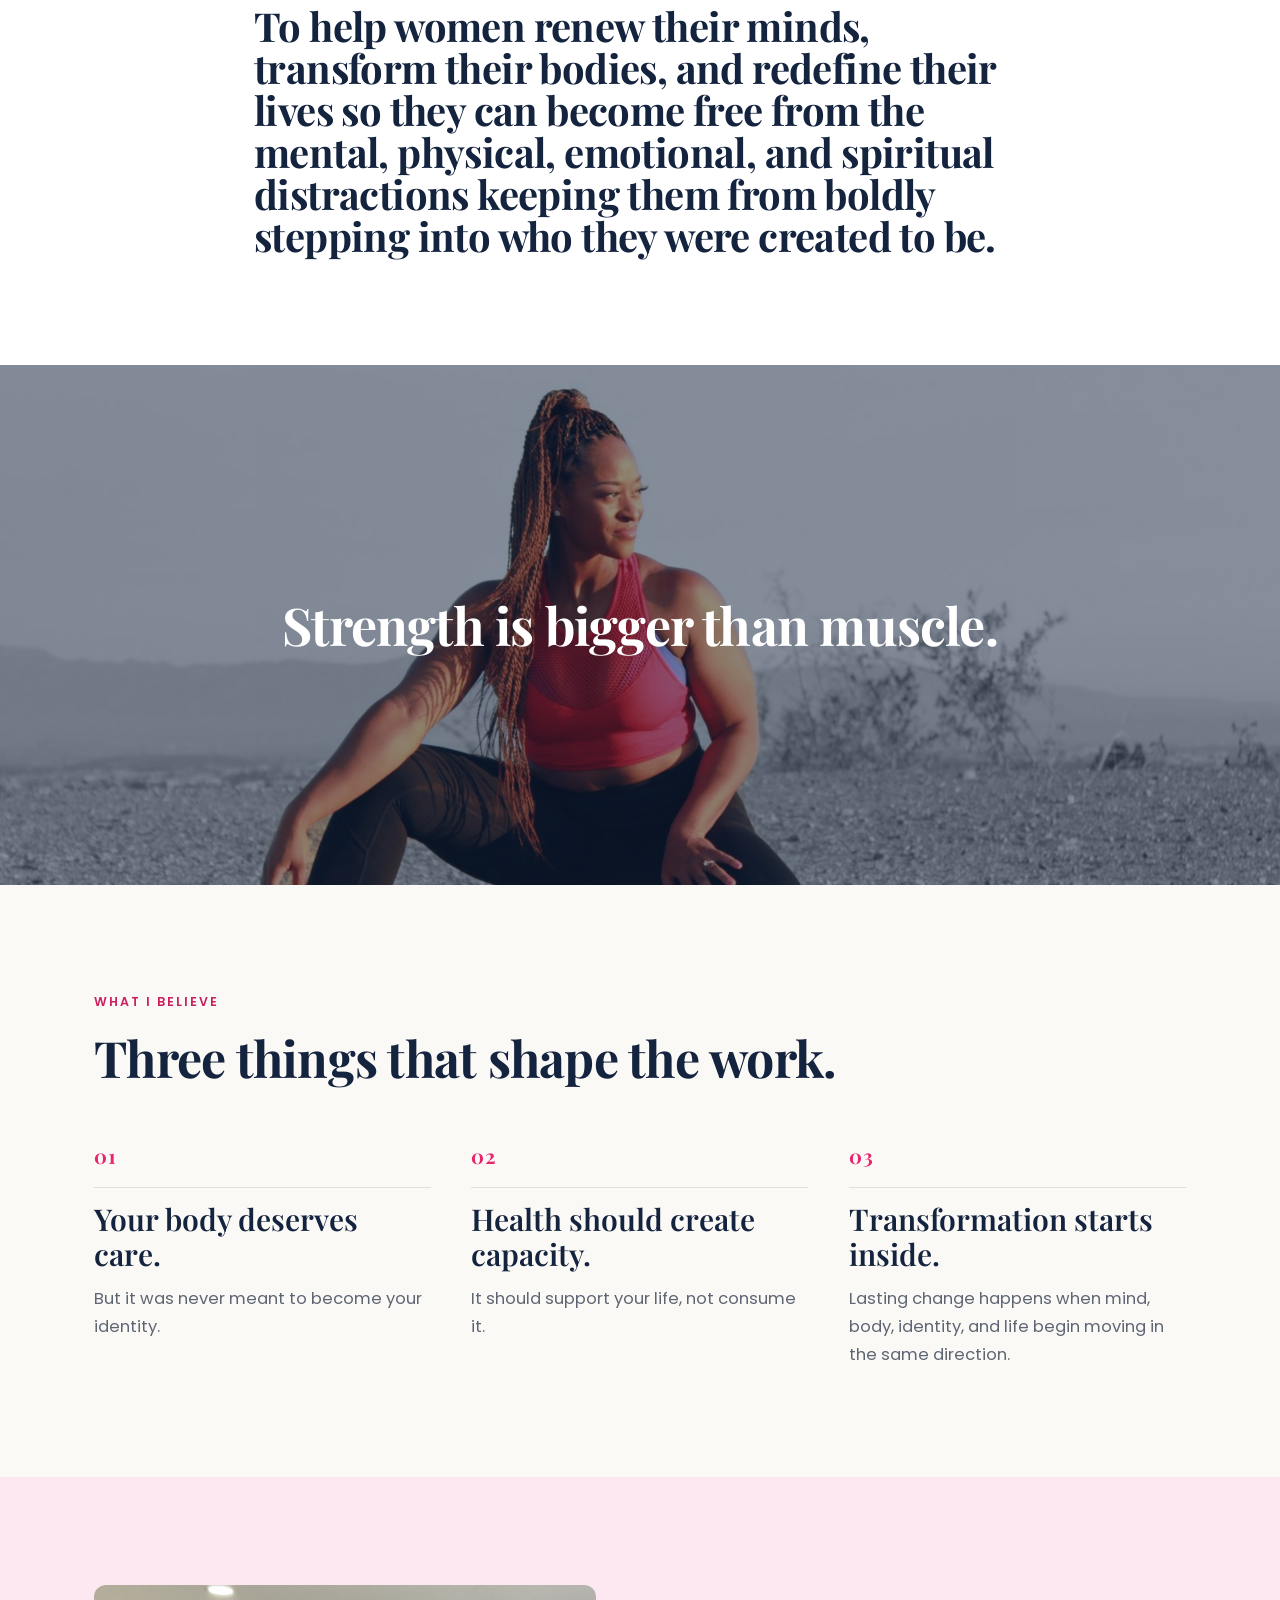
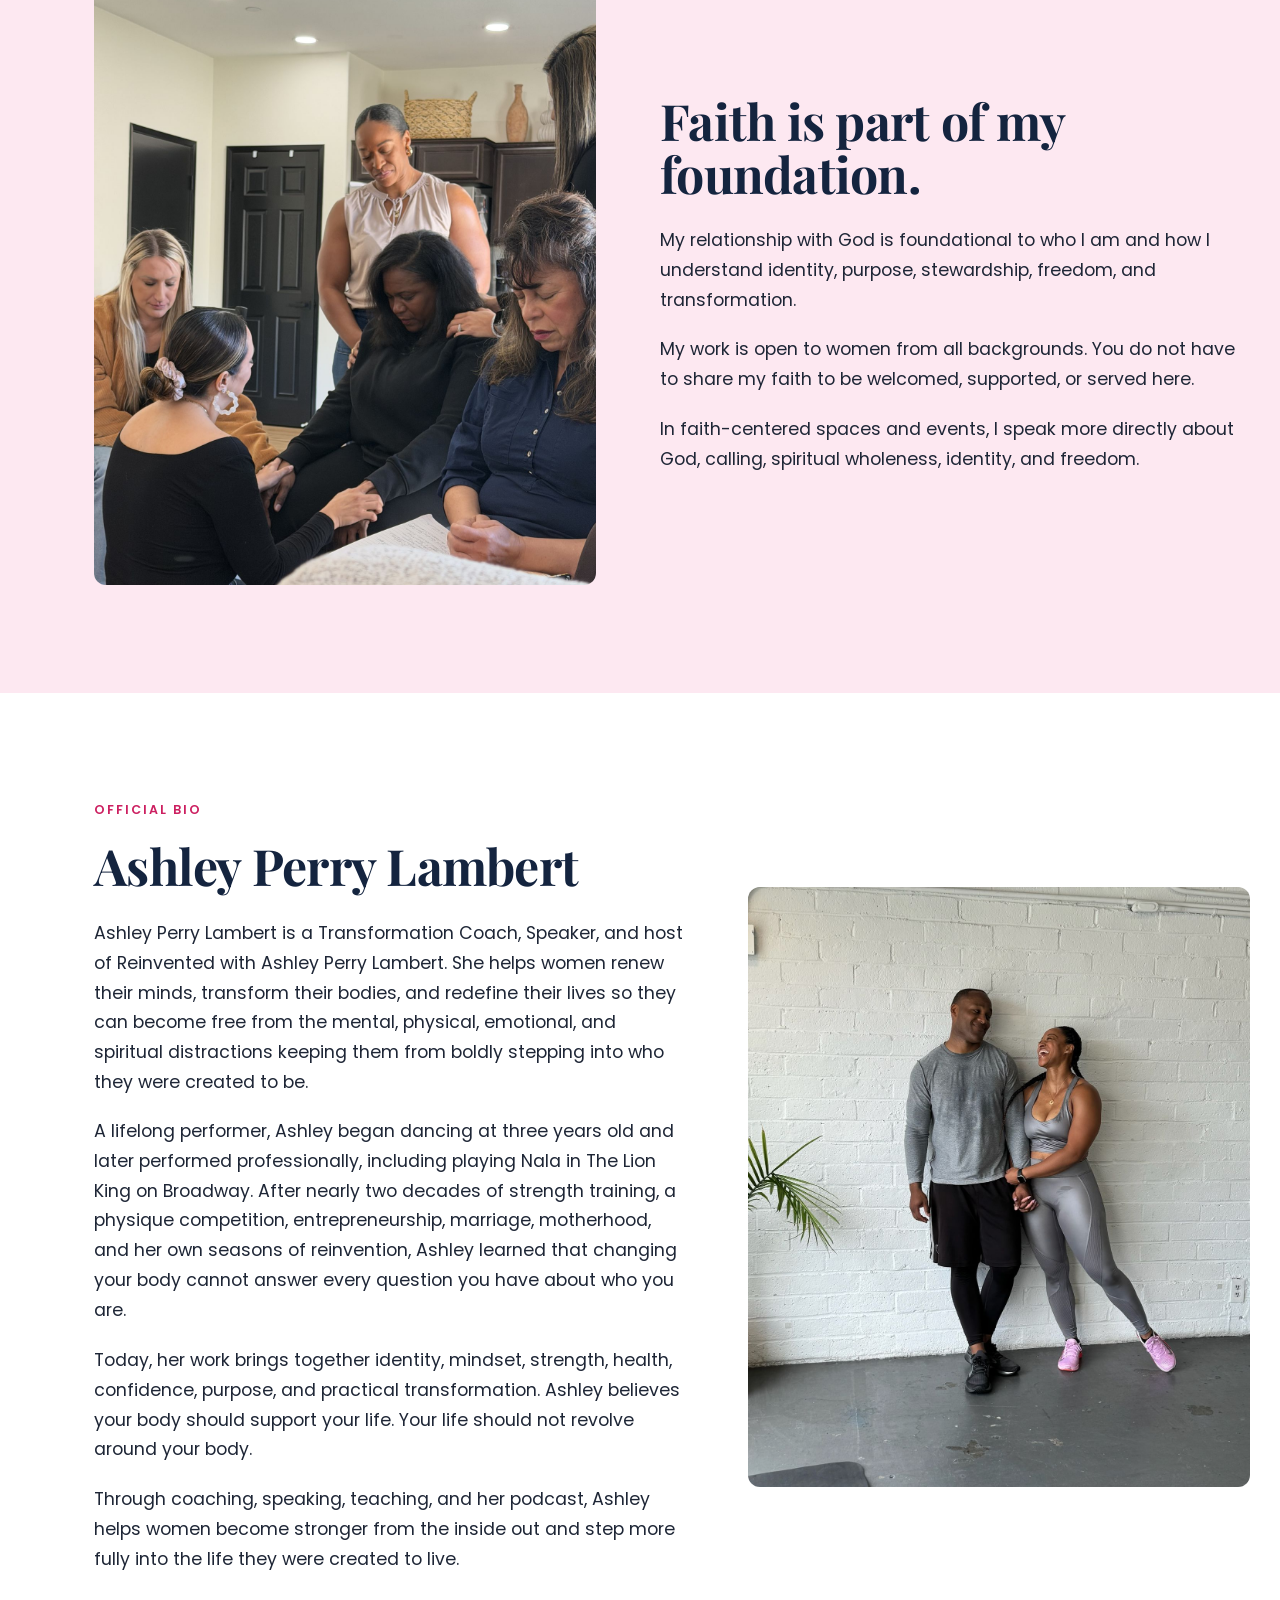
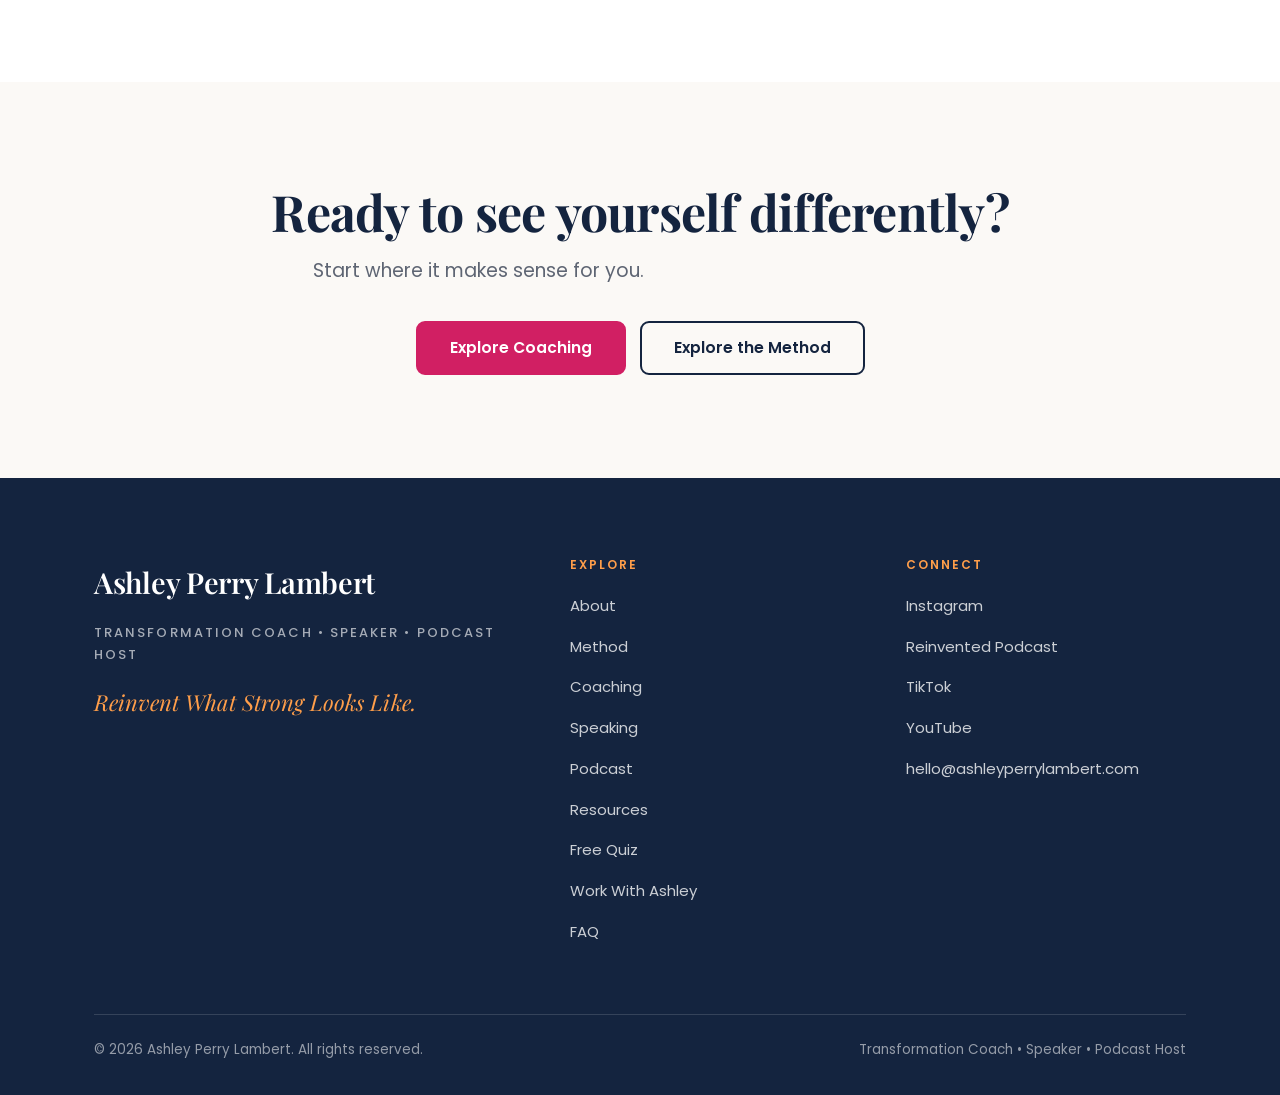
<file: about.html>
<!DOCTYPE html>
<html lang="en">
<head>
<meta charset="utf-8">
<meta name="viewport" content="width=device-width, initial-scale=1">
<title>About Ashley | Ashley Perry Lambert</title>
<meta name="description" content="Former Broadway performer, strength coach, wife, and mother. Ashley Perry Lambert's story of reinvention and the whole-woman work she does today.">
<link rel="canonical" href="https://ashleyperrylambert.com/about.html">
<meta name="robots" content="index, follow">
<meta name="author" content="Ashley Perry Lambert">
<meta name="theme-color" content="#14243F">
<meta property="og:type" content="website">
<meta property="og:site_name" content="Ashley Perry Lambert">
<meta property="og:title" content="About Ashley | Ashley Perry Lambert">
<meta property="og:description" content="Former Broadway performer, strength coach, wife, and mother. Ashley Perry Lambert's story of reinvention and the whole-woman work she does today.">
<meta property="og:url" content="https://ashleyperrylambert.com/about.html">
<meta property="og:image" content="https://ashleyperrylambert.com/images/og-image.jpg">
<meta property="og:image:width" content="1200">
<meta property="og:image:height" content="630">
<meta property="og:image:alt" content="Ashley Perry Lambert, Transformation Coach, smiling in a coral top">
<meta property="og:locale" content="en_US">
<meta name="twitter:card" content="summary_large_image">
<meta name="twitter:title" content="About Ashley | Ashley Perry Lambert">
<meta name="twitter:description" content="Former Broadway performer, strength coach, wife, and mother. Ashley Perry Lambert's story of reinvention and the whole-woman work she does today.">
<meta name="twitter:image" content="https://ashleyperrylambert.com/images/og-image.jpg">
<link rel="icon" type="image/png" sizes="32x32" href="images/favicon-32.png">
<link rel="icon" type="image/png" sizes="16x16" href="images/favicon-16.png">
<link rel="apple-touch-icon" sizes="180x180" href="images/apple-touch-icon.png">
<script type="application/ld+json">[{"@context": "https://schema.org", "@type": "Person", "name": "Ashley Perry Lambert", "jobTitle": "Transformation Coach, Speaker, and Podcast Host", "description": "Ashley Perry Lambert helps women renew their minds, transform their bodies, and redefine their lives through coaching, speaking, and her podcast.", "url": "https://ashleyperrylambert.com", "image": "https://ashleyperrylambert.com/images/og-image.jpg", "email": "mailto:hello@ashleyperrylambert.com", "sameAs": ["https://www.instagram.com/ashleyperrylambert/", "https://www.tiktok.com/@ashleyperrylambert", "https://www.youtube.com/@AshleyPerryLambert", "https://podcasts.apple.com/us/podcast/fat-loss-reinvention-lose-weight-build-muscle-strength/id1865337221"], "knowsAbout": ["Transformation coaching", "Strength training for women", "Nutrition coaching", "Body image", "Identity", "Motherhood", "Women's wellness"]}]</script>
<link rel="preconnect" href="https://fonts.googleapis.com"><link rel="preconnect" href="https://fonts.gstatic.com" crossorigin><link href="https://fonts.googleapis.com/css2?family=Playfair+Display:ital,wght@0,500;0,600;0,700;1,500;1,600&family=Poppins:wght@300;400;500;600;700&display=swap" rel="stylesheet">
<link rel="stylesheet" href="css/style.css">
</head>
<body>
<a class="skip-link" href="#main">Skip to main content</a>
<header class="site-header" id="siteHeader">
  <div class="header-inner">
    <a class="brand" href="index.html">Ashley Perry Lambert</a>
    <button class="nav-toggle" id="navToggle" aria-label="Open menu" aria-expanded="false" aria-controls="nav">
      <span></span><span></span><span></span>
    </button>
    <nav class="nav" id="nav"><a href="about.html" class="active">About</a><a href="method.html">Method</a><a href="coaching.html">Coaching</a><a href="speaking.html">Speaking</a><a href="podcast.html">Podcast</a><a href="resources.html">Resources</a><a href="quiz.html">Free Quiz</a><a class="btn btn-pink" href="work-with-ashley.html">Work With Ashley</a></nav>
  </div>
</header>
<main id="main" tabindex="-1">
<section class="page-hero bg-cream">
  <div class="inner">
    <div>
      <div class="eyebrow">About Ashley</div>
      <h1>Becoming stronger changed more than my body.</h1>
      <p class="lede">I help women renew their minds, transform their bodies, and redefine their lives. Fitness is part of the transformation, but it is not the entire transformation.</p>
    </div>
    <img src="images/portrait-coral-alt.jpg" alt="Ashley in a coral blouse and gray trousers, smiling over her shoulder on a tree-lined path">
  </div>
</section>

<section class="section bg-white">
  <div class="wrap">
    <div class="split wide-left">
      <div>
    <h2>I was my first client.</h2>
    <p style="margin-top:26px">I started dancing when I was three years old. My body became connected to performance very early. What it could do, how it looked, and how it was perceived were significant parts of my world. I eventually performed professionally and played Nala in The Lion King on Broadway.</p>
    <p>Achievement, performance, appearance, attention, and external validation were familiar territory for me.</p>
    <p>I&rsquo;ve spent almost two decades strength training. I competed in a physique competition and learned what it looks like to take discipline and body control to an extreme. I knew how to change my body. What I didn&rsquo;t understand yet was that changing my body couldn&rsquo;t answer every question I had about myself.</p>
    <p>Then came motherhood, which became one of my greatest reinventions. After my first son I lost around 60 pounds. From the outside, that should have been the victory. I had lost the weight. I had gotten my body back.</p>
    <p>Except I still felt empty.</p>
    <p>Motherhood had changed more than my body. My life changed. My priorities changed. My responsibilities changed. My identity changed. I couldn&rsquo;t simply lose weight and return to the woman I had been before children.</p>
    <p class="pull">I didn&rsquo;t need to get the old Ashley back. I needed to discover who I was becoming.</p>
    <p style="margin-top:26px">Those questions became much bigger than fitness. Who am I when I&rsquo;m not performing? Who am I when nobody is applauding? Who am I if my body changes? Who am I when a season of life requires something different from me?</p>
      </div>
      <img src="images/family-sons.jpg" alt="Ashley kneeling on a red carpet with her arms around her two young sons, all three smiling, in front of a Glendora Music and Arts School backdrop">
    </div>
  </div>
</section>

<section class="section bg-cream">
  <div class="wrap">
    <div class="split wide-right">
      <img src="images/family-park.jpg" alt="Ashley in a black velvet dress walking through a tree-lined park with her husband, holding hands with their toddler son between them">
      <div>
    <div class="eyebrow">What I had to learn</div>
    <h2>You can completely transform your body and still not be free.</h2>
    <p style="margin-top:26px">You can look confident and still need validation. You can be disciplined and still be controlled. You can be physically strong and internally exhausted. You can achieve the thing you thought would finally make you feel whole and discover you&rsquo;re still searching.</p>
    <p>I had to become free from people pleasing, seeking attention, external validation, control, feelings of unworthiness, and an identity that was too deeply connected to my physical body.</p>
    <p>Freedom hasn&rsquo;t meant I stopped caring about fitness, beauty, achievement, or goals. It has meant putting those things in their proper place.</p>
    <p>Every version of me contributed something. Dancer. Broadway performer. Fitness professional. Wife. Mother. Entrepreneur. Coach. Speaker. Reinvention doesn&rsquo;t require rejecting who I used to be. Nothing was wasted. It&rsquo;s all being used differently in this next season.</p>
      </div>
    </div>
  </div>
</section>

<section class="section bg-white">
  <div class="wrap" style="max-width:900px">
    <div class="eyebrow">My mission</div>
    <h2 style="font-size:40px">To help women renew their minds, transform their bodies, and redefine their lives so they can become free from the mental, physical, emotional, and spiritual distractions keeping them from boldly stepping into who they were created to be.</h2>
  </div>
</section>

<section class="photobreak">
  <img src="images/squat.jpg" alt="Ashley in a red sports top holding a deep squat outdoors on gravel, mountains in the distance">
  <div class="overlay"><span>Strength is bigger than muscle.</span></div>
</section>

<section class="section bg-cream">
  <div class="wrap">
    <div class="eyebrow">What I believe</div>
    <h2 style="margin-bottom:54px">Three things that shape the work.</h2>
    <div class="method">
      <div><div class="num">01</div><h3>Your body deserves care.</h3><p>But it was never meant to become your identity.</p></div>
      <div><div class="num">02</div><h3>Health should create capacity.</h3><p>It should support your life, not consume it.</p></div>
      <div><div class="num">03</div><h3>Transformation starts inside.</h3><p>Lasting change happens when mind, body, identity, and life begin moving in the same direction.</p></div>
    </div>
  </div>
</section>

<section class="section bg-petal">
  <div class="wrap">
    <div class="split wide-right">
      <img src="images/prayer-circle.jpg" alt="Ashley standing with her eyes closed as she prays over a small group of women gathered in a living room, some holding hands">
      <div>
        <h2>Faith is part of my foundation.</h2>
        <p style="margin-top:26px">My relationship with God is foundational to who I am and how I understand identity, purpose, stewardship, freedom, and transformation.</p>
        <p>My work is open to women from all backgrounds. You do not have to share my faith to be welcomed, supported, or served here.</p>
        <p>In faith-centered spaces and events, I speak more directly about God, calling, spiritual wholeness, identity, and freedom.</p>
      </div>
    </div>
  </div>
</section>

<section class="section bg-white">
  <div class="wrap">
    <div class="split wide-left">
      <div>
    <div class="eyebrow">Official bio</div>
    <h2 style="margin-bottom:26px">Ashley Perry Lambert</h2>
    <p>Ashley Perry Lambert is a Transformation Coach, Speaker, and host of Reinvented with Ashley Perry Lambert. She helps women renew their minds, transform their bodies, and redefine their lives so they can become free from the mental, physical, emotional, and spiritual distractions keeping them from boldly stepping into who they were created to be.</p>
    <p>A lifelong performer, Ashley began dancing at three years old and later performed professionally, including playing Nala in The Lion King on Broadway. After nearly two decades of strength training, a physique competition, entrepreneurship, marriage, motherhood, and her own seasons of reinvention, Ashley learned that changing your body cannot answer every question you have about who you are.</p>
    <p>Today, her work brings together identity, mindset, strength, health, confidence, purpose, and practical transformation. Ashley believes your body should support your life. Your life should not revolve around your body.</p>
    <p>Through coaching, speaking, teaching, and her podcast, Ashley helps women become stronger from the inside out and step more fully into the life they were created to live.</p>
      </div>
      <img src="images/couple.jpg" alt="Ashley and her husband standing close together against a white brick wall, both in workout clothes">
    </div>
  </div>
</section>

<section class="ctaband bg-cream">
  <div class="wrap">
    <h2>Ready to see yourself differently?</h2>
    <p class="lede center">Start where it makes sense for you.</p>
    <div class="btn-row"><a class="btn btn-pink" href="coaching.html">Explore Coaching</a><a class="btn btn-outline" href="method.html">Explore the Method</a></div>
  </div>
</section>
</main>
<footer class="site-footer">
  <div class="wrap">
    <div class="footer-grid">
      <div>
        <span class="brand">Ashley Perry Lambert</span>
        <div class="title">Transformation Coach &bull; Speaker &bull; Podcast Host</div>
        <div class="tag">Reinvent What Strong Looks Like.</div>
      </div>
      <div>
        <h4>Explore</h4>
        <ul><li><a href="about.html">About</a></li><li><a href="method.html">Method</a></li><li><a href="coaching.html">Coaching</a></li><li><a href="speaking.html">Speaking</a></li><li><a href="podcast.html">Podcast</a></li><li><a href="resources.html">Resources</a></li><li><a href="quiz.html">Free Quiz</a></li><li><a href="work-with-ashley.html">Work With Ashley</a></li><li><a href="faq.html">FAQ</a></li></ul>
      </div>
      <div>
        <h4>Connect</h4>
        <ul>
          <li><a href="https://www.instagram.com/ashleyperrylambert/" target="_blank" rel="noopener">Instagram<span class="sr-only"> (opens in a new tab)</span></a></li>
          <li><a href="https://podcasts.apple.com/us/podcast/fat-loss-reinvention-lose-weight-build-muscle-strength/id1865337221" target="_blank" rel="noopener">Reinvented Podcast<span class="sr-only"> (opens in a new tab)</span></a></li>
          <li><a href="https://www.tiktok.com/@ashleyperrylambert" target="_blank" rel="noopener">TikTok<span class="sr-only"> (opens in a new tab)</span></a></li>
          <li><a href="https://www.youtube.com/@AshleyPerryLambert" target="_blank" rel="noopener">YouTube<span class="sr-only"> (opens in a new tab)</span></a></li>
          <li><a href="mailto:hello@ashleyperrylambert.com">hello@ashleyperrylambert.com</a></li>
        </ul>
      </div>
    </div>
    <div class="footer-bottom">
      <span>&copy; 2026 Ashley Perry Lambert. All rights reserved.</span>
      <span>Transformation Coach &bull; Speaker &bull; Podcast Host</span>
    </div>
  </div>
</footer>
<script>
(function(){
  var t=document.getElementById('navToggle'),n=document.getElementById('nav'),h=document.getElementById('siteHeader');
  if(t){t.addEventListener('click',function(){
    var open=n.classList.toggle('open');
    t.setAttribute('aria-expanded',open?'true':'false');
    t.setAttribute('aria-label',open?'Close menu':'Open menu');
  });}
  if(h){window.addEventListener('scroll',function(){h.classList.toggle('stuck',window.scrollY>8);},{passive:true});}
  var sf=document.getElementById('speakingForm');
  if(sf){sf.addEventListener('submit',function(){
    var t=sf.querySelector('[name=type]'), sub=document.getElementById('speakingSubject');
    if(t&&sub){sub.value = /podcast|media/i.test(t.value) ? 'Podcast / Media Request (website)' : 'Speaking Request (website)';}
  });}
  // ---- scroll motion: text rises, photos slide in from their side, grids stagger ----
  var reduce = window.matchMedia && window.matchMedia('(prefers-reduced-motion: reduce)').matches;
  if(!reduce && 'IntersectionObserver' in window){
    var main=document.querySelector('main'); if(!main) return;
    var boxes='.card,.tcard,.path,.topic,.formcard,.faq details,.band4 > div,.method > div,.taggrid';
    var text='h2,h3,h4,p,ul,ol,.eyebrow,.statement,.btn-row,.q,.lede';
    var targets=[];
    main.querySelectorAll(boxes).forEach(function(el){ if(!el.closest('.hero') && !el.parentElement.closest(boxes)) targets.push([el,'up']); });
    main.querySelectorAll(text).forEach(function(el){ if(!el.closest('.hero') && !el.closest(boxes)) targets.push([el,'up']); });
    main.querySelectorAll('img').forEach(function(img){
      if(img.closest('.hero') && img.classList.contains('hero-cutout')) return;
      if(img.closest(boxes)) return;
      if(img.closest('.photobreak')){ targets.push([img,'zoom']); return; }
      var grid=img.parentElement, kids=grid?Array.prototype.filter.call(grid.children,function(c){return c.offsetParent!==null||true;}):[];
      targets.push([img, kids[0]===img ? 'left' : 'right']);
    });
    var io=new IntersectionObserver(function(es){
      es.forEach(function(e){ if(e.isIntersecting){ e.target.classList.add('in'); io.unobserve(e.target); } });
    },{threshold:.12,rootMargin:'0px 0px -60px 0px'});
    var seen=new Map();
    targets.forEach(function(t){
      var el=t[0], parent=el.parentElement, n=(seen.get(parent)||0);
      seen.set(parent,n+1);
      el.classList.add('reveal','reveal-'+t[1]);
      el.style.transitionDelay=Math.min(n*90,450)+'ms';
      io.observe(el);
    });
  }
})();
</script>
</body>
</html>
</file>
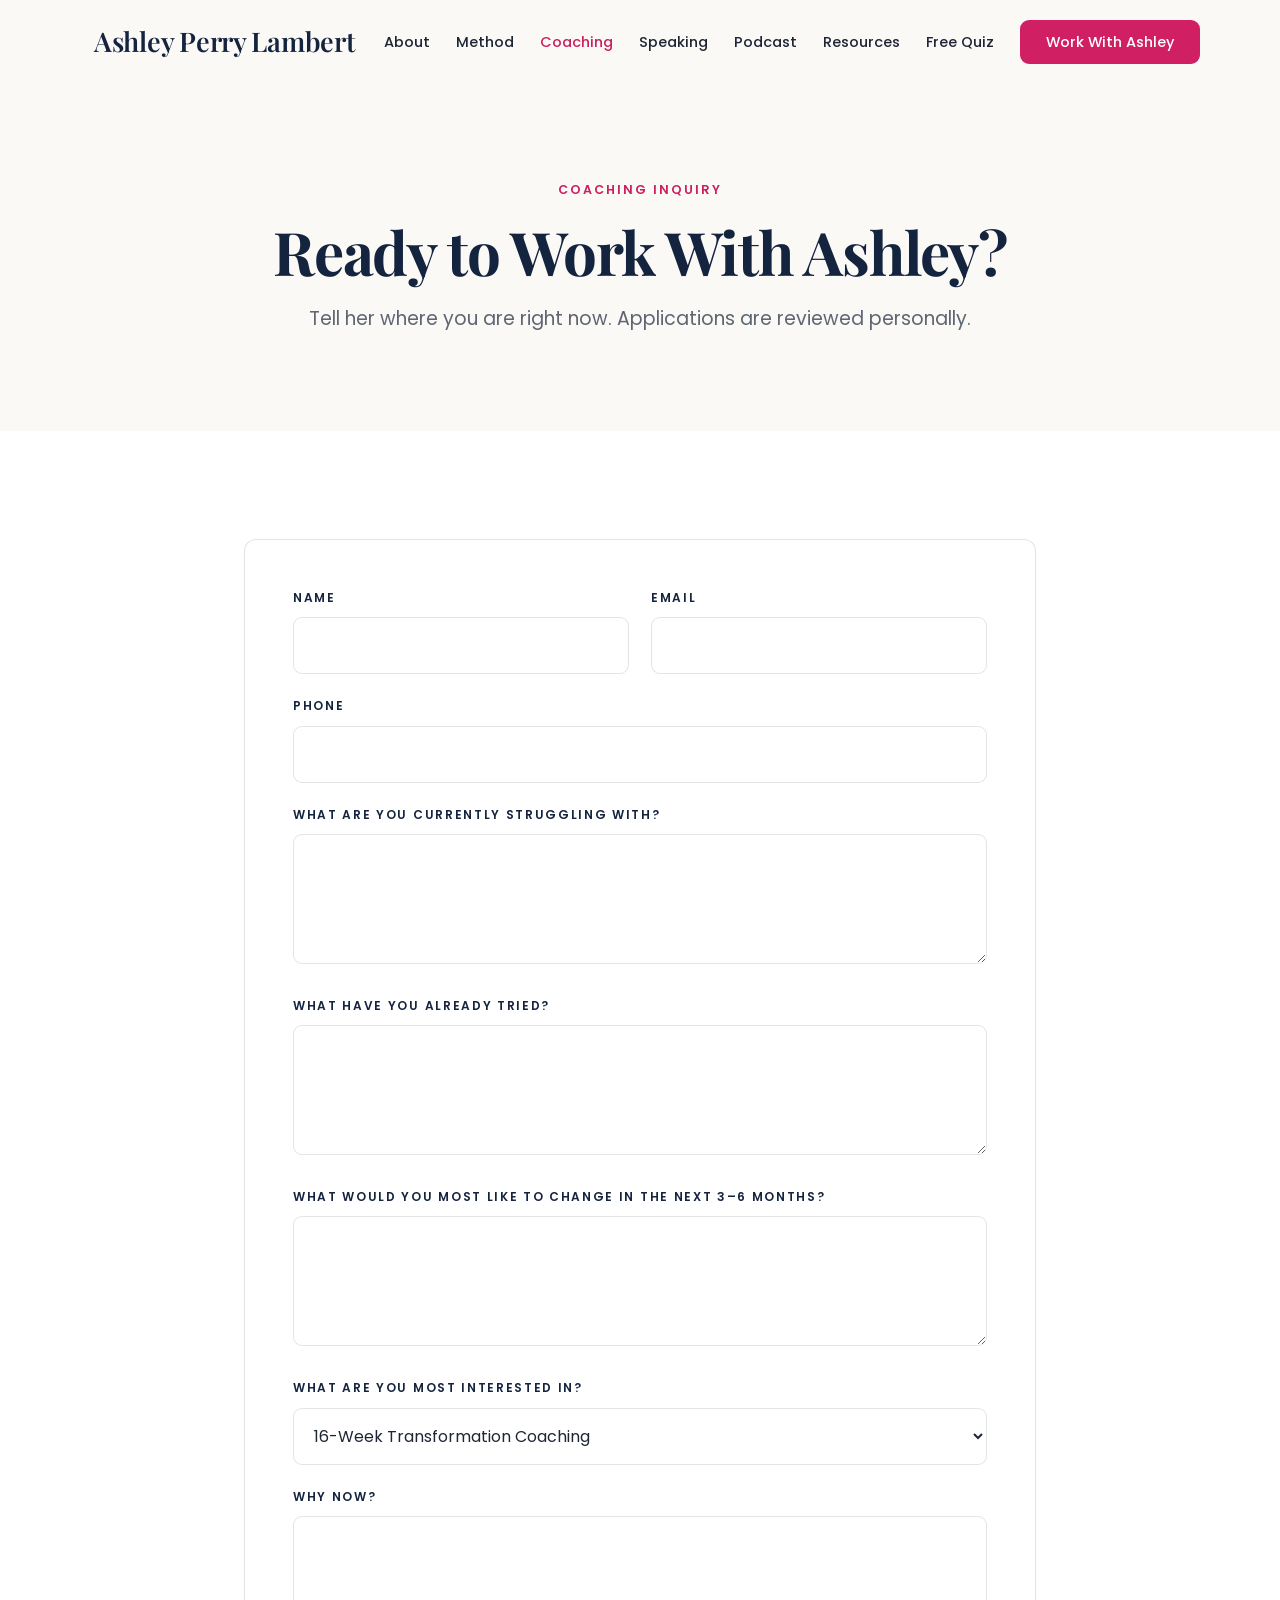
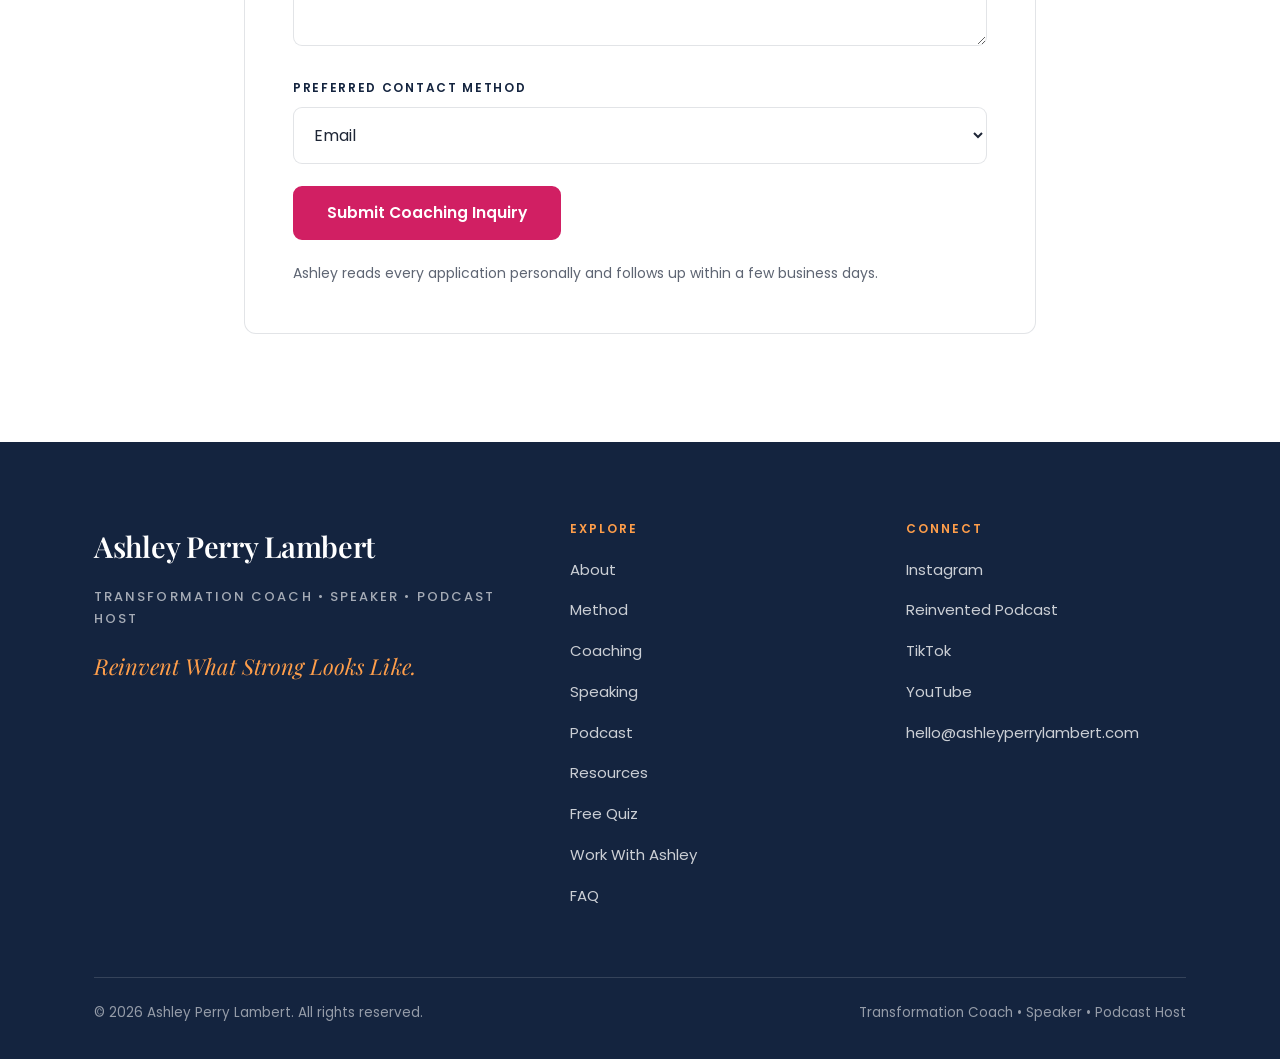
<file: coaching-inquiry.html>
<!DOCTYPE html>
<html lang="en">
<head>
<meta charset="utf-8">
<meta name="viewport" content="width=device-width, initial-scale=1">
<title>Coaching Inquiry | Ashley Perry Lambert</title>
<meta name="description" content="Apply for 16-Week Transformation Coaching or Reinvented Collective with Ashley Perry Lambert.">
<link rel="canonical" href="https://ashleyperrylambert.com/coaching-inquiry.html">
<meta name="robots" content="index, follow">
<meta name="author" content="Ashley Perry Lambert">
<meta name="theme-color" content="#14243F">
<meta property="og:type" content="website">
<meta property="og:site_name" content="Ashley Perry Lambert">
<meta property="og:title" content="Coaching Inquiry | Ashley Perry Lambert">
<meta property="og:description" content="Apply for 16-Week Transformation Coaching or Reinvented Collective with Ashley Perry Lambert.">
<meta property="og:url" content="https://ashleyperrylambert.com/coaching-inquiry.html">
<meta property="og:image" content="https://ashleyperrylambert.com/images/og-image.jpg">
<meta property="og:image:width" content="1200">
<meta property="og:image:height" content="630">
<meta property="og:image:alt" content="Ashley Perry Lambert, Transformation Coach, smiling in a coral top">
<meta property="og:locale" content="en_US">
<meta name="twitter:card" content="summary_large_image">
<meta name="twitter:title" content="Coaching Inquiry | Ashley Perry Lambert">
<meta name="twitter:description" content="Apply for 16-Week Transformation Coaching or Reinvented Collective with Ashley Perry Lambert.">
<meta name="twitter:image" content="https://ashleyperrylambert.com/images/og-image.jpg">
<link rel="icon" type="image/png" sizes="32x32" href="images/favicon-32.png">
<link rel="icon" type="image/png" sizes="16x16" href="images/favicon-16.png">
<link rel="apple-touch-icon" sizes="180x180" href="images/apple-touch-icon.png">

<link rel="preconnect" href="https://fonts.googleapis.com"><link rel="preconnect" href="https://fonts.gstatic.com" crossorigin><link href="https://fonts.googleapis.com/css2?family=Playfair+Display:ital,wght@0,500;0,600;0,700;1,500;1,600&family=Poppins:wght@300;400;500;600;700&display=swap" rel="stylesheet">
<link rel="stylesheet" href="css/style.css">
</head>
<body>
<a class="skip-link" href="#main">Skip to main content</a>
<header class="site-header" id="siteHeader">
  <div class="header-inner">
    <a class="brand" href="index.html">Ashley Perry Lambert</a>
    <button class="nav-toggle" id="navToggle" aria-label="Open menu" aria-expanded="false" aria-controls="nav">
      <span></span><span></span><span></span>
    </button>
    <nav class="nav" id="nav"><a href="about.html">About</a><a href="method.html">Method</a><a href="coaching.html" class="active">Coaching</a><a href="speaking.html">Speaking</a><a href="podcast.html">Podcast</a><a href="resources.html">Resources</a><a href="quiz.html">Free Quiz</a><a class="btn btn-pink" href="work-with-ashley.html">Work With Ashley</a></nav>
  </div>
</header>
<main id="main" tabindex="-1">
<section class="page-hero solo bg-cream">
  <div class="inner">
    <div class="eyebrow">Coaching inquiry</div>
    <h1>Ready to Work With Ashley?</h1>
    <p class="lede">Tell her where you are right now. Applications are reviewed personally.</p>
  </div>
</section>

<section class="section bg-white">
  <div class="wrap" style="max-width:920px">
    <div class="formcard">
<form class="form" action="https://formspree.io/f/xyezjopn" method="POST"><input type="hidden" name="subject" value="Coaching Request (website)">
        <div class="f2"><div class="field"><label for="name">Name</label><input id="name" name="name" type="text" placeholder="" required autocomplete="name"></div><div class="field"><label for="email">Email</label><input id="email" name="email" type="email" placeholder="" required autocomplete="email"></div></div>
        <div class="field"><label for="phone">Phone</label><input id="phone" name="phone" type="tel" placeholder="" autocomplete="tel"></div>
        <div class="field"><label for="struggle">What are you currently struggling with?</label><textarea id="struggle" name="struggle" placeholder=""></textarea></div>
        <div class="field"><label for="tried">What have you already tried?</label><textarea id="tried" name="tried" placeholder=""></textarea></div>
        <div class="field"><label for="change">What would you most like to change in the next 3&ndash;6 months?</label><textarea id="change" name="change" placeholder=""></textarea></div>
        <div class="field"><label for="focus">What are you most interested in?</label><select id="focus" name="focus"><option>16-Week Transformation Coaching</option><option>Reinvented Collective</option><option>Not sure yet</option></select></div>
        <div class="field"><label for="why">Why now?</label><textarea id="why" name="why" placeholder=""></textarea></div>
        <div class="field"><label for="contact">Preferred contact method</label><select id="contact" name="contact"><option>Email</option><option>Phone</option><option>Text</option></select></div>
        <div><button class="btn btn-pink" type="submit">Submit Coaching Inquiry</button></div>
        <p class="formnote">Ashley reads every application personally and follows up within a few business days.</p>
      </form>
    </div>
  </div>
</section>
</main>
<footer class="site-footer">
  <div class="wrap">
    <div class="footer-grid">
      <div>
        <span class="brand">Ashley Perry Lambert</span>
        <div class="title">Transformation Coach &bull; Speaker &bull; Podcast Host</div>
        <div class="tag">Reinvent What Strong Looks Like.</div>
      </div>
      <div>
        <h4>Explore</h4>
        <ul><li><a href="about.html">About</a></li><li><a href="method.html">Method</a></li><li><a href="coaching.html">Coaching</a></li><li><a href="speaking.html">Speaking</a></li><li><a href="podcast.html">Podcast</a></li><li><a href="resources.html">Resources</a></li><li><a href="quiz.html">Free Quiz</a></li><li><a href="work-with-ashley.html">Work With Ashley</a></li><li><a href="faq.html">FAQ</a></li></ul>
      </div>
      <div>
        <h4>Connect</h4>
        <ul>
          <li><a href="https://www.instagram.com/ashleyperrylambert/" target="_blank" rel="noopener">Instagram<span class="sr-only"> (opens in a new tab)</span></a></li>
          <li><a href="https://podcasts.apple.com/us/podcast/fat-loss-reinvention-lose-weight-build-muscle-strength/id1865337221" target="_blank" rel="noopener">Reinvented Podcast<span class="sr-only"> (opens in a new tab)</span></a></li>
          <li><a href="https://www.tiktok.com/@ashleyperrylambert" target="_blank" rel="noopener">TikTok<span class="sr-only"> (opens in a new tab)</span></a></li>
          <li><a href="https://www.youtube.com/@AshleyPerryLambert" target="_blank" rel="noopener">YouTube<span class="sr-only"> (opens in a new tab)</span></a></li>
          <li><a href="mailto:hello@ashleyperrylambert.com">hello@ashleyperrylambert.com</a></li>
        </ul>
      </div>
    </div>
    <div class="footer-bottom">
      <span>&copy; 2026 Ashley Perry Lambert. All rights reserved.</span>
      <span>Transformation Coach &bull; Speaker &bull; Podcast Host</span>
    </div>
  </div>
</footer>
<script>
(function(){
  var t=document.getElementById('navToggle'),n=document.getElementById('nav'),h=document.getElementById('siteHeader');
  if(t){t.addEventListener('click',function(){
    var open=n.classList.toggle('open');
    t.setAttribute('aria-expanded',open?'true':'false');
    t.setAttribute('aria-label',open?'Close menu':'Open menu');
  });}
  if(h){window.addEventListener('scroll',function(){h.classList.toggle('stuck',window.scrollY>8);},{passive:true});}
  var sf=document.getElementById('speakingForm');
  if(sf){sf.addEventListener('submit',function(){
    var t=sf.querySelector('[name=type]'), sub=document.getElementById('speakingSubject');
    if(t&&sub){sub.value = /podcast|media/i.test(t.value) ? 'Podcast / Media Request (website)' : 'Speaking Request (website)';}
  });}
  // ---- scroll motion: text rises, photos slide in from their side, grids stagger ----
  var reduce = window.matchMedia && window.matchMedia('(prefers-reduced-motion: reduce)').matches;
  if(!reduce && 'IntersectionObserver' in window){
    var main=document.querySelector('main'); if(!main) return;
    var boxes='.card,.tcard,.path,.topic,.formcard,.faq details,.band4 > div,.method > div,.taggrid';
    var text='h2,h3,h4,p,ul,ol,.eyebrow,.statement,.btn-row,.q,.lede';
    var targets=[];
    main.querySelectorAll(boxes).forEach(function(el){ if(!el.closest('.hero') && !el.parentElement.closest(boxes)) targets.push([el,'up']); });
    main.querySelectorAll(text).forEach(function(el){ if(!el.closest('.hero') && !el.closest(boxes)) targets.push([el,'up']); });
    main.querySelectorAll('img').forEach(function(img){
      if(img.closest('.hero') && img.classList.contains('hero-cutout')) return;
      if(img.closest(boxes)) return;
      if(img.closest('.photobreak')){ targets.push([img,'zoom']); return; }
      var grid=img.parentElement, kids=grid?Array.prototype.filter.call(grid.children,function(c){return c.offsetParent!==null||true;}):[];
      targets.push([img, kids[0]===img ? 'left' : 'right']);
    });
    var io=new IntersectionObserver(function(es){
      es.forEach(function(e){ if(e.isIntersecting){ e.target.classList.add('in'); io.unobserve(e.target); } });
    },{threshold:.12,rootMargin:'0px 0px -60px 0px'});
    var seen=new Map();
    targets.forEach(function(t){
      var el=t[0], parent=el.parentElement, n=(seen.get(parent)||0);
      seen.set(parent,n+1);
      el.classList.add('reveal','reveal-'+t[1]);
      el.style.transitionDelay=Math.min(n*90,450)+'ms';
      io.observe(el);
    });
  }
})();
</script>
</body>
</html>
</file>
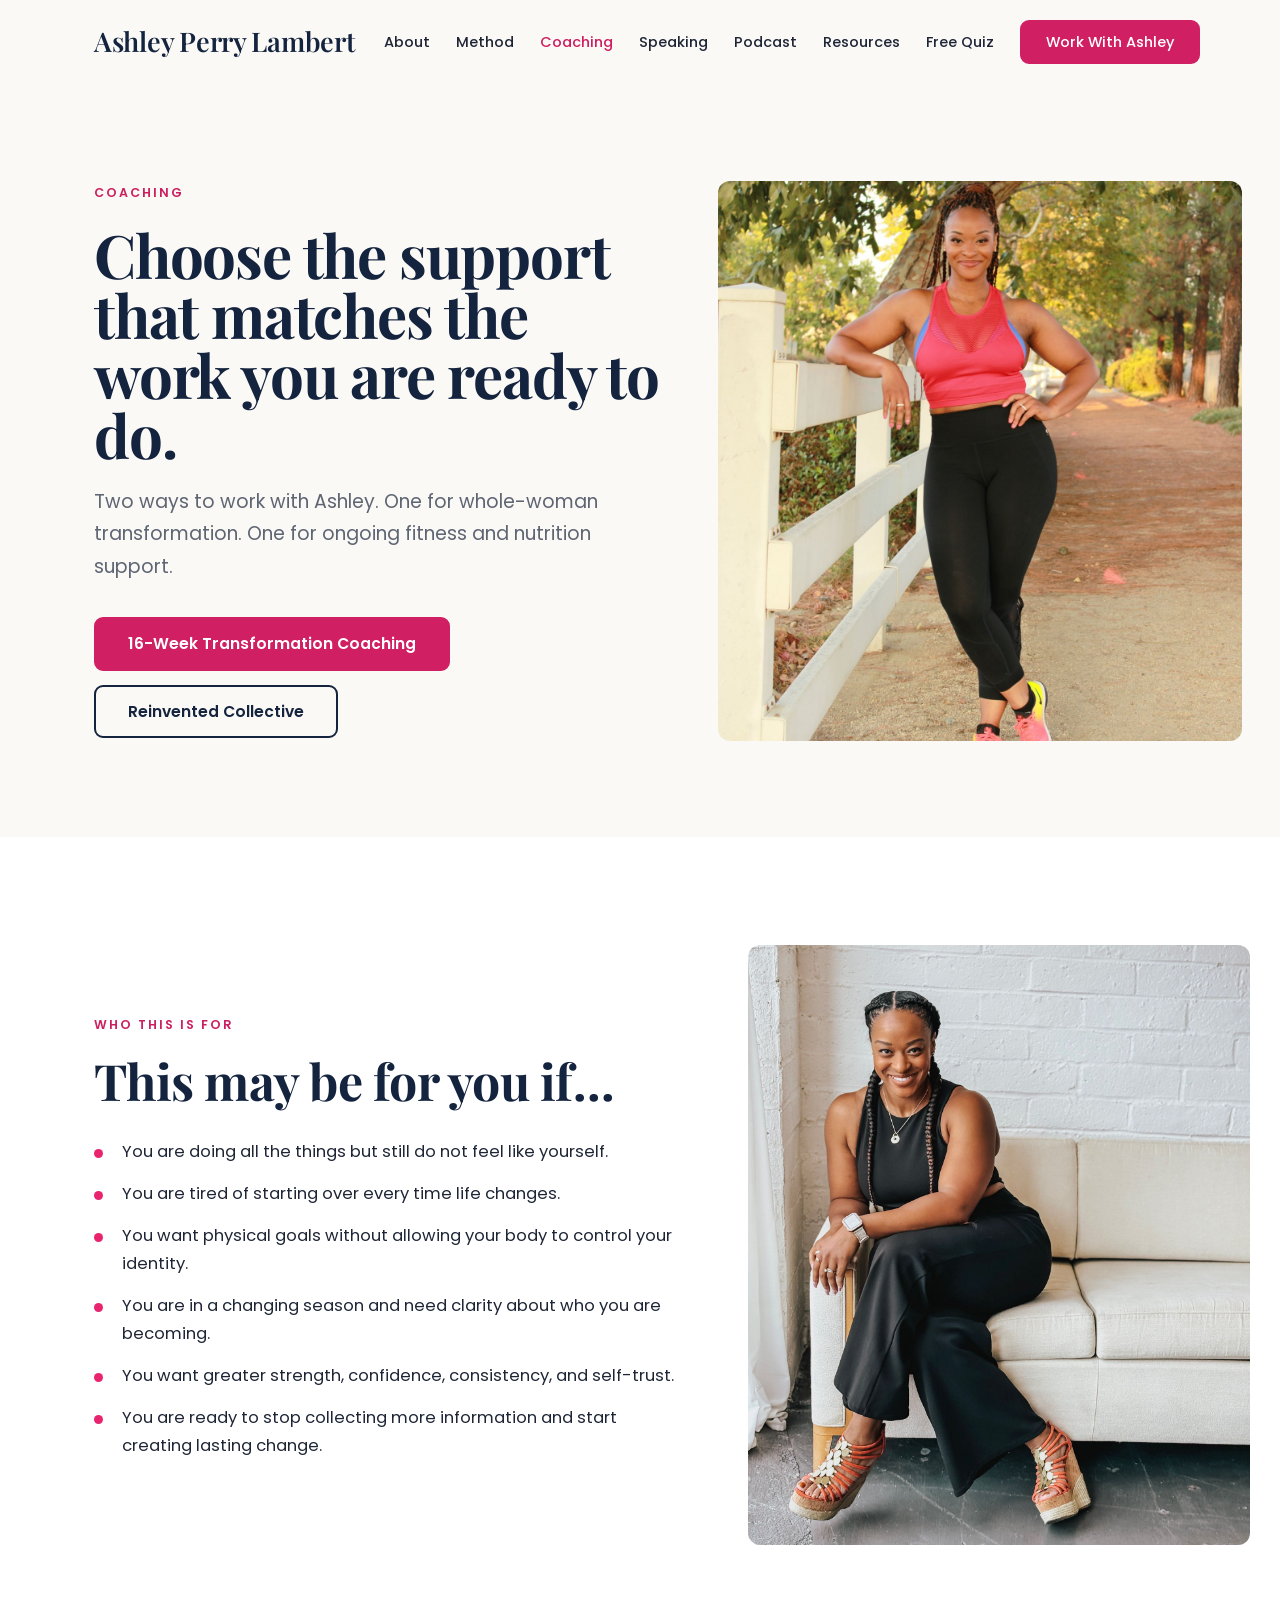
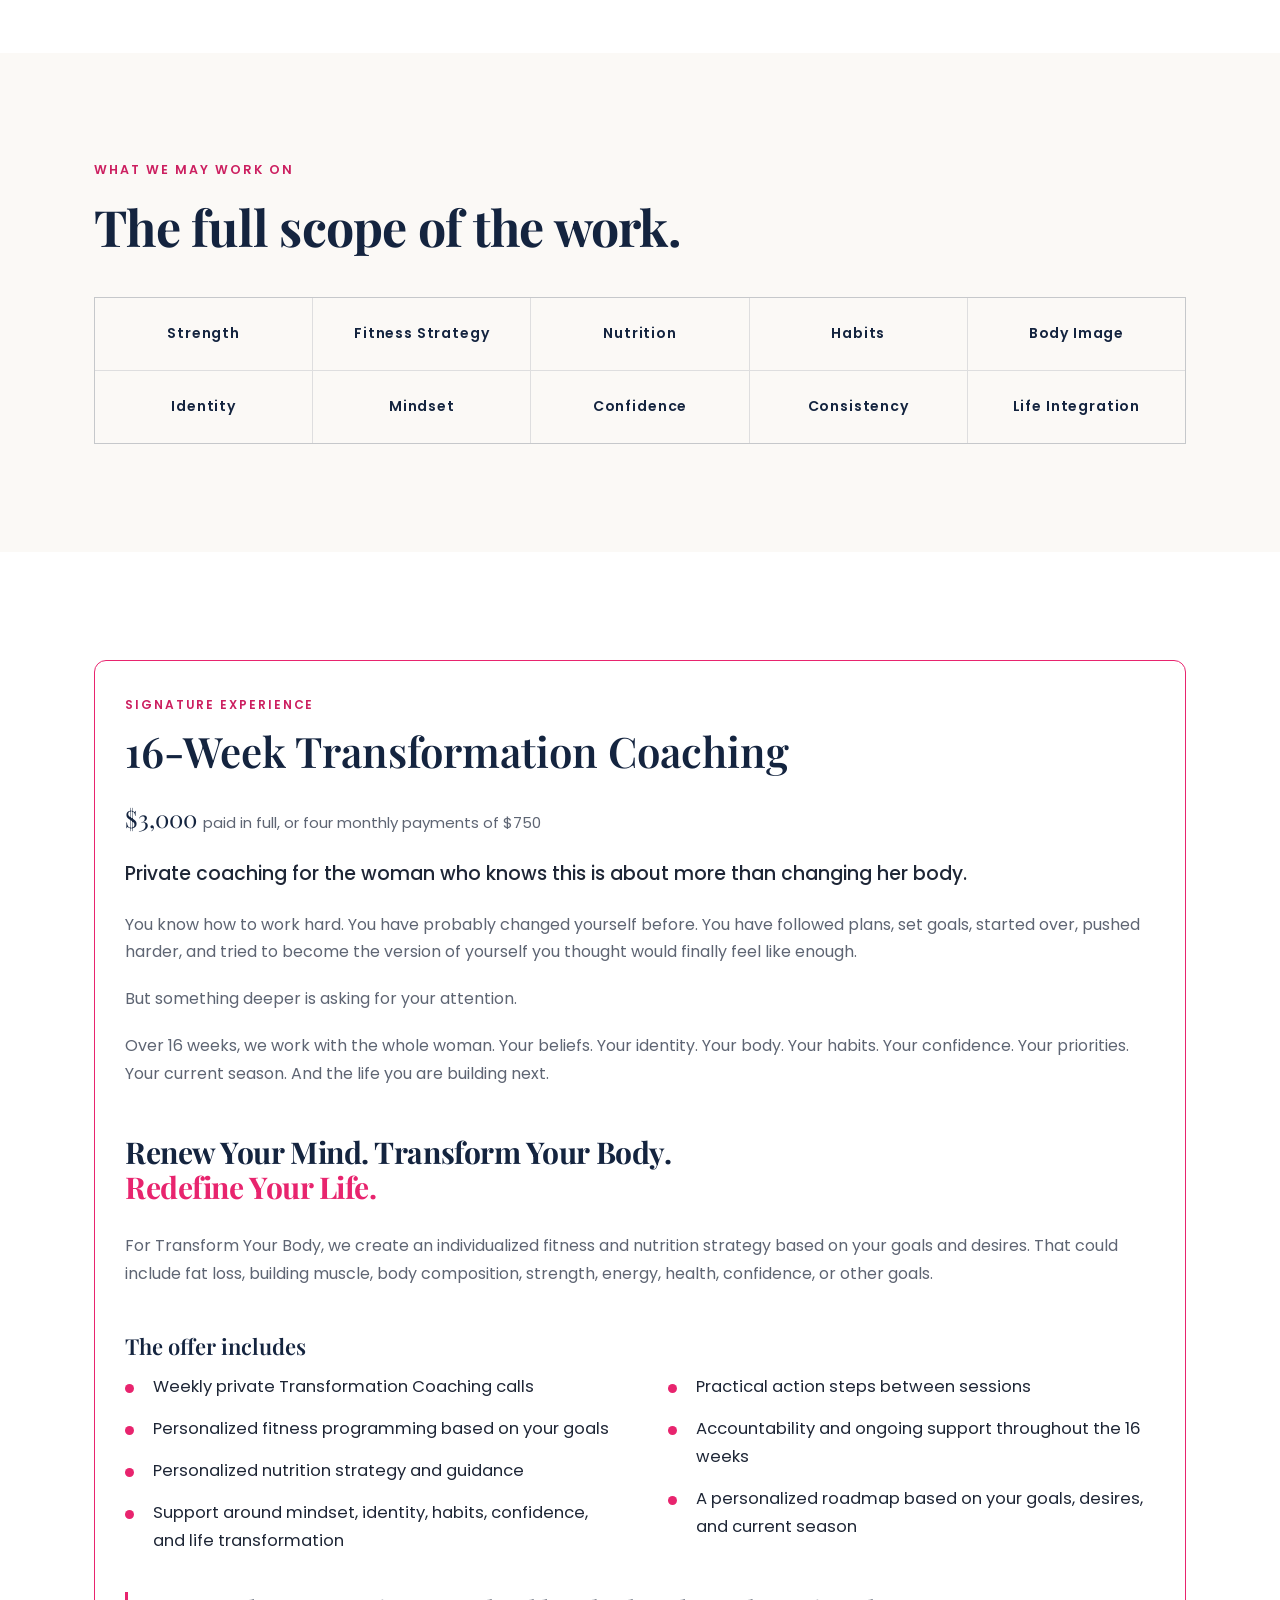
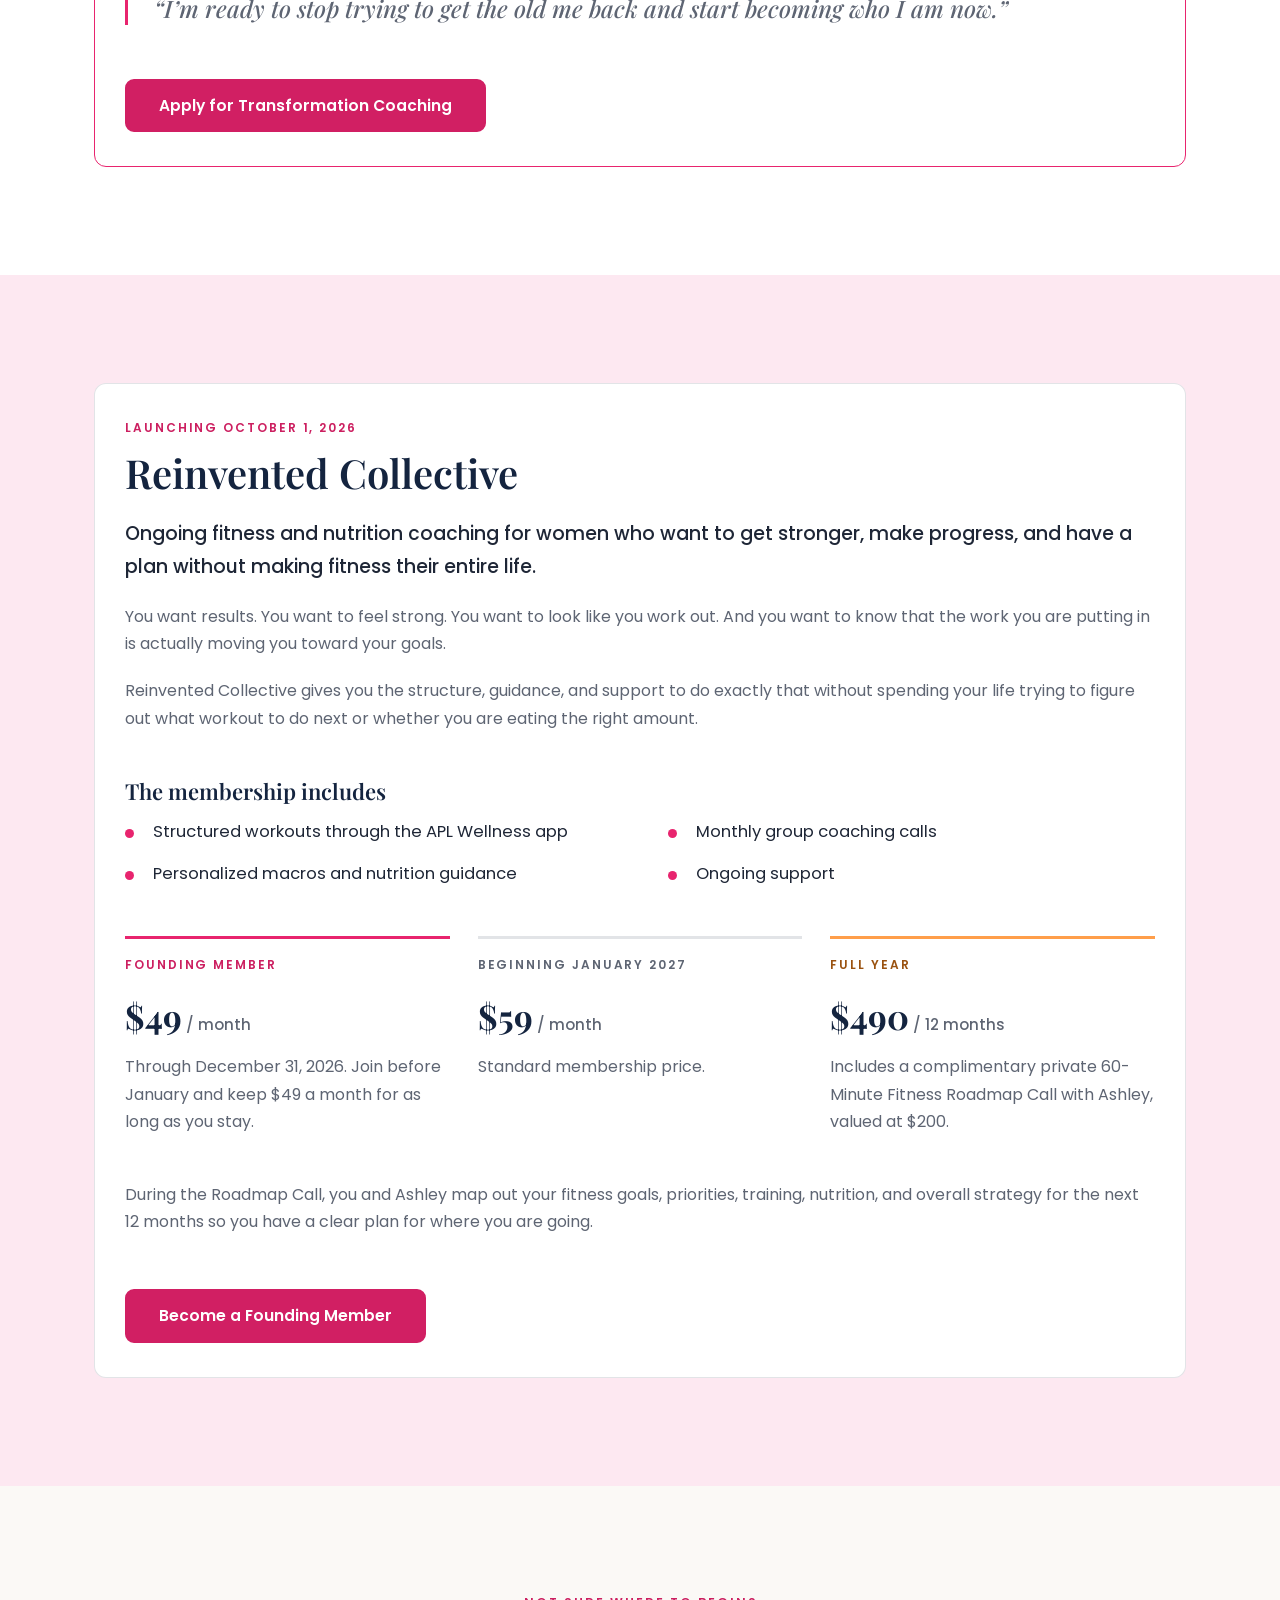
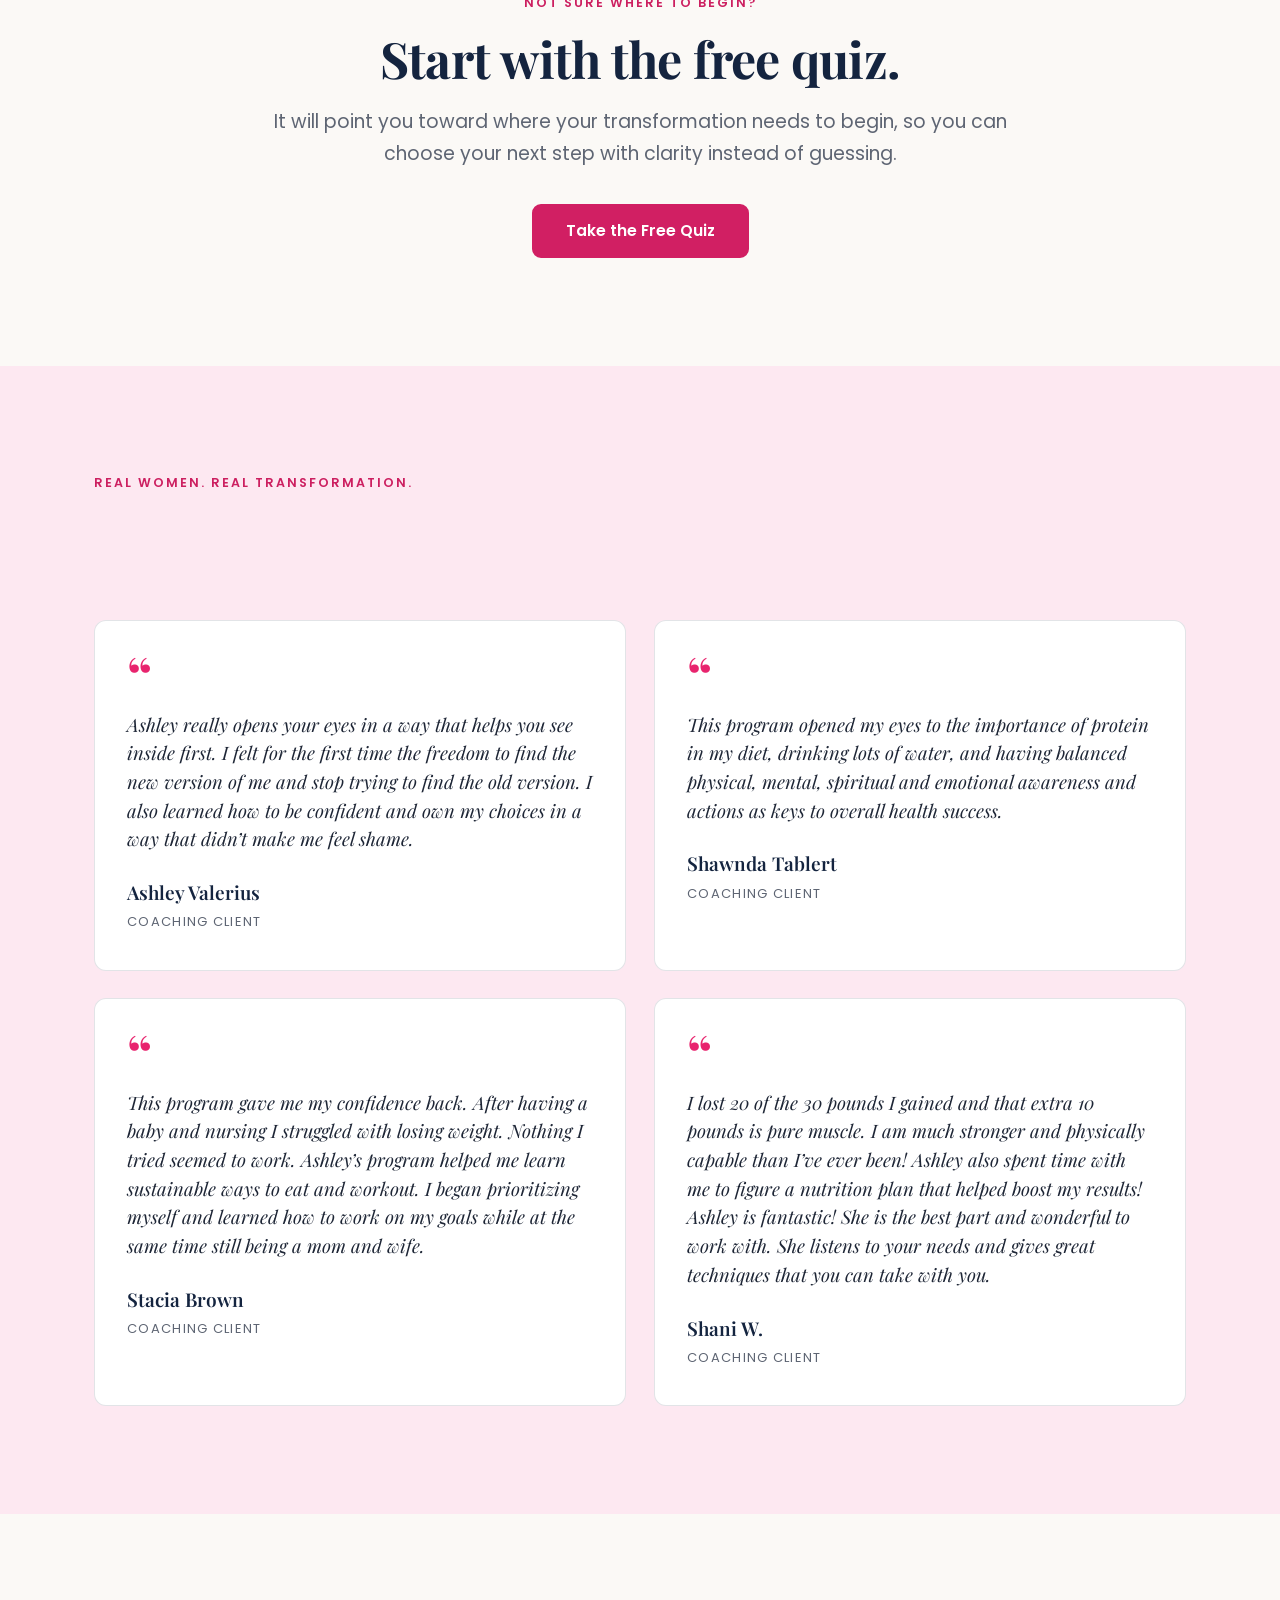
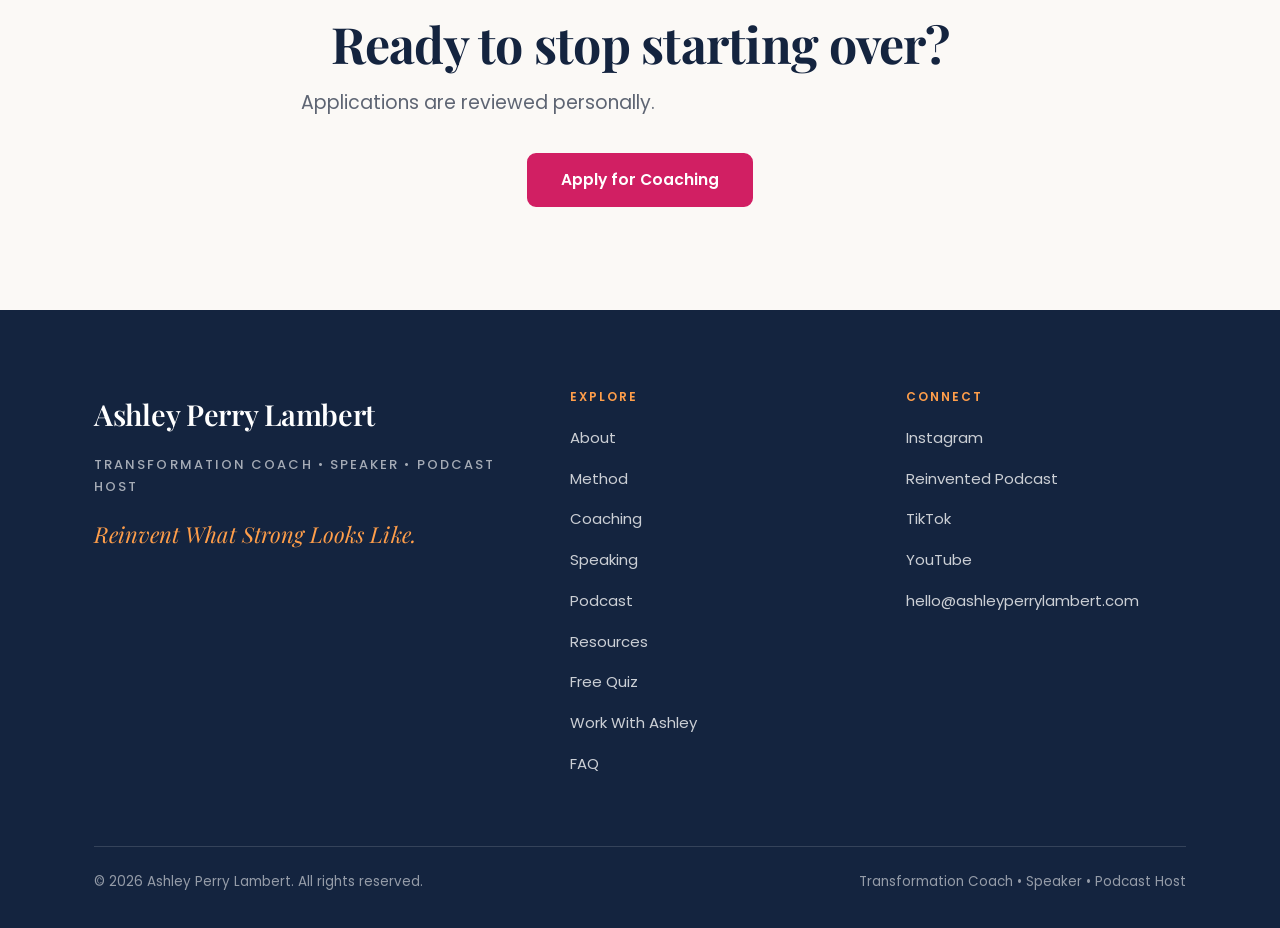
<file: coaching.html>
<!DOCTYPE html>
<html lang="en">
<head>
<meta charset="utf-8">
<meta name="viewport" content="width=device-width, initial-scale=1">
<title>Coaching for Women | Ashley Perry Lambert</title>
<meta name="description" content="16-Week Transformation Coaching and the Reinvented Collective fitness and nutrition membership. Personalized coaching for women and moms 30 to 45.">
<link rel="canonical" href="https://ashleyperrylambert.com/coaching.html">
<meta name="robots" content="index, follow">
<meta name="author" content="Ashley Perry Lambert">
<meta name="theme-color" content="#14243F">
<meta property="og:type" content="website">
<meta property="og:site_name" content="Ashley Perry Lambert">
<meta property="og:title" content="Coaching for Women | Ashley Perry Lambert">
<meta property="og:description" content="16-Week Transformation Coaching and the Reinvented Collective fitness and nutrition membership. Personalized coaching for women and moms 30 to 45.">
<meta property="og:url" content="https://ashleyperrylambert.com/coaching.html">
<meta property="og:image" content="https://ashleyperrylambert.com/images/og-image.jpg">
<meta property="og:image:width" content="1200">
<meta property="og:image:height" content="630">
<meta property="og:image:alt" content="Ashley Perry Lambert, Transformation Coach, smiling in a coral top">
<meta property="og:locale" content="en_US">
<meta name="twitter:card" content="summary_large_image">
<meta name="twitter:title" content="Coaching for Women | Ashley Perry Lambert">
<meta name="twitter:description" content="16-Week Transformation Coaching and the Reinvented Collective fitness and nutrition membership. Personalized coaching for women and moms 30 to 45.">
<meta name="twitter:image" content="https://ashleyperrylambert.com/images/og-image.jpg">
<link rel="icon" type="image/png" sizes="32x32" href="images/favicon-32.png">
<link rel="icon" type="image/png" sizes="16x16" href="images/favicon-16.png">
<link rel="apple-touch-icon" sizes="180x180" href="images/apple-touch-icon.png">
<script type="application/ld+json">[{"@context": "https://schema.org", "@type": "ItemList", "itemListElement": [{"@type": "ListItem", "position": 1, "item": {"@type": "Service", "name": "16-Week Transformation Coaching", "provider": {"@type": "Person", "name": "Ashley Perry Lambert"}, "description": "Private whole-woman coaching with personalized fitness programming and nutrition strategy.", "offers": {"@type": "Offer", "price": "3000", "priceCurrency": "USD"}}}, {"@type": "ListItem", "position": 2, "item": {"@type": "Service", "name": "Reinvented Collective", "provider": {"@type": "Person", "name": "Ashley Perry Lambert"}, "description": "Ongoing fitness and nutrition coaching membership with structured workouts, personalized macros, and monthly group coaching.", "offers": {"@type": "Offer", "price": "49", "priceCurrency": "USD"}}}]}]</script>
<link rel="preconnect" href="https://fonts.googleapis.com"><link rel="preconnect" href="https://fonts.gstatic.com" crossorigin><link href="https://fonts.googleapis.com/css2?family=Playfair+Display:ital,wght@0,500;0,600;0,700;1,500;1,600&family=Poppins:wght@300;400;500;600;700&display=swap" rel="stylesheet">
<link rel="stylesheet" href="css/style.css">
</head>
<body>
<a class="skip-link" href="#main">Skip to main content</a>
<header class="site-header" id="siteHeader">
  <div class="header-inner">
    <a class="brand" href="index.html">Ashley Perry Lambert</a>
    <button class="nav-toggle" id="navToggle" aria-label="Open menu" aria-expanded="false" aria-controls="nav">
      <span></span><span></span><span></span>
    </button>
    <nav class="nav" id="nav"><a href="about.html">About</a><a href="method.html">Method</a><a href="coaching.html" class="active">Coaching</a><a href="speaking.html">Speaking</a><a href="podcast.html">Podcast</a><a href="resources.html">Resources</a><a href="quiz.html">Free Quiz</a><a class="btn btn-pink" href="work-with-ashley.html">Work With Ashley</a></nav>
  </div>
</header>
<main id="main" tabindex="-1">
<section class="page-hero bg-cream">
  <div class="inner">
    <div>
      <div class="eyebrow">Coaching</div>
      <h1>Choose the support that matches the work you are ready to do.</h1>
      <p class="lede">Two ways to work with Ashley. One for whole-woman transformation. One for ongoing fitness and nutrition support.</p>
      <div class="btn-row">
        <a class="btn btn-pink" href="#transformation">16-Week Transformation Coaching</a>
        <a class="btn btn-outline" href="#collective">Reinvented Collective</a>
      </div>
    </div>
    <img src="images/outdoor-fence.jpg" alt="Ashley in a pink sports top and black leggings, leaning on a white fence along a sunny tree-lined trail">
  </div>
</section>

<section class="section bg-white">
  <div class="wrap">
    <div class="split wide-left">
      <div>
        <div class="eyebrow">Who this is for</div>
        <h2>This may be for you if&hellip;</h2>
        <ul class="ticks" style="margin-top:30px">
          <li>You are doing all the things but still do not feel like yourself.</li>
          <li>You are tired of starting over every time life changes.</li>
          <li>You want physical goals without allowing your body to control your identity.</li>
          <li>You are in a changing season and need clarity about who you are becoming.</li>
          <li>You want greater strength, confidence, consistency, and self-trust.</li>
          <li>You are ready to stop collecting more information and start creating lasting change.</li>
        </ul>
      </div>
      <img src="images/seated-couch.jpg" alt="Ashley seated on the arm of a cream sofa in black wide-leg pants, smiling warmly">
    </div>
  </div>
</section>

<section class="section bg-cream">
  <div class="wrap">
    <div class="eyebrow">What we may work on</div>
    <h2 style="margin-bottom:44px">The full scope of the work.</h2>
    <div class="taggrid">
      <span>Strength</span><span>Fitness Strategy</span><span>Nutrition</span><span>Habits</span><span>Body Image</span>
      <span>Identity</span><span>Mindset</span><span>Confidence</span><span>Consistency</span><span>Life Integration</span>
    </div>
  </div>
</section>

<section class="section bg-white" id="transformation">
  <div class="wrap">
    <div class="card feature">
      <div class="kicker">Signature experience</div>
      <h3 style="font-size:42px">16-Week Transformation Coaching</h3>
      <p style="font-family:var(--serif);font-size:24px;color:var(--navy);margin:12px 0 20px">$3,000 <span style="font-family:var(--sans);font-size:15px;color:var(--gray)">paid in full, or four monthly payments of $750</span></p>
      <p style="font-size:19px;color:var(--ink);font-weight:500">Private coaching for the woman who knows this is about more than changing her body.</p>
      <p>You know how to work hard. You have probably changed yourself before. You have followed plans, set goals, started over, pushed harder, and tried to become the version of yourself you thought would finally feel like enough.</p>
      <p>But something deeper is asking for your attention.</p>
      <p>Over 16 weeks, we work with the whole woman. Your beliefs. Your identity. Your body. Your habits. Your confidence. Your priorities. Your current season. And the life you are building next.</p>
      <div class="statement" style="font-size:30px;margin:28px 0">Renew Your Mind. Transform Your Body.<strong>Redefine Your Life.</strong></div>
      <p>For Transform Your Body, we create an individualized fitness and nutrition strategy based on your goals and desires. That could include fat loss, building muscle, body composition, strength, energy, health, confidence, or other goals.</p>
      <h4 style="margin:26px 0 14px">The offer includes</h4>
      <ul class="ticks cols2">
        <li>Weekly private Transformation Coaching calls</li>
        <li>Personalized fitness programming based on your goals</li>
        <li>Personalized nutrition strategy and guidance</li>
        <li>Support around mindset, identity, habits, confidence, and life transformation</li>
        <li>Practical action steps between sessions</li>
        <li>Accountability and ongoing support throughout the 16 weeks</li>
        <li>A personalized roadmap based on your goals, desires, and current season</li>
      </ul>
      <p class="pull" style="font-size:24px;margin-top:30px">&ldquo;I&rsquo;m ready to stop trying to get the old me back and start becoming who I am now.&rdquo;</p>
      <div class="btn-row"><a class="btn btn-pink" href="coaching-inquiry.html">Apply for Transformation Coaching</a></div>
    </div>
  </div>
</section>

<section class="section bg-petal" id="collective">
  <div class="wrap">
    <div class="card">
      <div class="kicker">Launching October 1, 2026</div>
      <h3 style="font-size:40px">Reinvented Collective</h3>
      <p style="font-size:19px;color:var(--ink);font-weight:500;margin-top:12px">Ongoing fitness and nutrition coaching for women who want to get stronger, make progress, and have a plan without making fitness their entire life.</p>
      <p>You want results. You want to feel strong. You want to look like you work out. And you want to know that the work you are putting in is actually moving you toward your goals.</p>
      <p>Reinvented Collective gives you the structure, guidance, and support to do exactly that without spending your life trying to figure out what workout to do next or whether you are eating the right amount.</p>
      <h4 style="margin:26px 0 14px">The membership includes</h4>
      <ul class="ticks cols2">
        <li>Structured workouts through the APL Wellness app</li>
        <li>Personalized macros and nutrition guidance</li>
        <li>Monthly group coaching calls</li>
        <li>Ongoing support</li>
      </ul>
      <div class="grid3" style="margin:34px 0 8px">
        <div style="border-top:3px solid var(--pink);padding-top:16px">
          <div class="kicker">Founding member</div>
          <div style="font-family:var(--serif);font-weight:700;font-size:34px;color:var(--navy)">$49<span style="font-family:var(--sans);font-size:15px;font-weight:500;color:var(--gray)"> / month</span></div>
          <p style="margin-top:8px">Through December 31, 2026. Join before January and keep $49 a month for as long as you stay.</p>
        </div>
        <div style="border-top:3px solid var(--line);padding-top:16px">
          <div class="kicker" style="color:var(--gray)">Beginning January 2027</div>
          <div style="font-family:var(--serif);font-weight:700;font-size:34px;color:var(--navy)">$59<span style="font-family:var(--sans);font-size:15px;font-weight:500;color:var(--gray)"> / month</span></div>
          <p style="margin-top:8px">Standard membership price.</p>
        </div>
        <div style="border-top:3px solid var(--apricot);padding-top:16px">
          <div class="kicker" style="color:#9A5210">Full year</div>
          <div style="font-family:var(--serif);font-weight:700;font-size:34px;color:var(--navy)">$490<span style="font-family:var(--sans);font-size:15px;font-weight:500;color:var(--gray)"> / 12 months</span></div>
          <p style="margin-top:8px">Includes a complimentary private 60-Minute Fitness Roadmap Call with Ashley, valued at $200.</p>
        </div>
      </div>
      <p style="margin-top:18px">During the Roadmap Call, you and Ashley map out your fitness goals, priorities, training, nutrition, and overall strategy for the next 12 months so you have a clear plan for where you are going.</p>
      <div class="btn-row"><a class="btn btn-pink" href="https://go.ashleyperrylambert.com/collective" target="_blank" rel="noopener">Become a Founding Member<span class="sr-only"> (opens in a new tab)</span></a></div>
    </div>
  </div>
</section>

<section class="section bg-cream">
  <div class="wrap center">
    <div class="eyebrow">Not sure where to begin?</div>
    <h2>Start with the free quiz.</h2>
    <p class="lede center" style="margin-top:20px">It will point you toward where your transformation needs to begin, so you can choose your next step with clarity instead of guessing.</p>
    <div class="btn-row" style="justify-content:center"><a class="btn btn-pink" href="quiz.html">Take the Free Quiz</a></div>
  </div>
</section>

<section class="section bg-petal">
  <div class="wrap">
    <div class="eyebrow">Real women. Real transformation.</div>
    <h2 style="margin-bottom:54px">What changes when the work goes deeper.</h2>
    <div class="grid2 tscroll"><div class="tcard"><span class="mark">&ldquo;</span><p>Ashley really opens your eyes in a way that helps you see inside first. I felt for the first time the freedom to find the new version of me and stop trying to find the old version. I also learned how to be confident and own my choices in a way that didn&rsquo;t make me feel shame.</p><div class="who">Ashley Valerius</div><div class="role">Coaching client</div></div><div class="tcard"><span class="mark">&ldquo;</span><p>This program opened my eyes to the importance of protein in my diet, drinking lots of water, and having balanced physical, mental, spiritual and emotional awareness and actions as keys to overall health success.</p><div class="who">Shawnda Tablert</div><div class="role">Coaching client</div></div><div class="tcard"><span class="mark">&ldquo;</span><p>This program gave me my confidence back. After having a baby and nursing I struggled with losing weight. Nothing I tried seemed to work. Ashley&rsquo;s program helped me learn sustainable ways to eat and workout. I began prioritizing myself and learned how to work on my goals while at the same time still being a mom and wife.</p><div class="who">Stacia Brown</div><div class="role">Coaching client</div></div><div class="tcard"><span class="mark">&ldquo;</span><p>I lost 20 of the 30 pounds I gained and that extra 10 pounds is pure muscle. I am much stronger and physically capable than I&rsquo;ve ever been! Ashley also spent time with me to figure a nutrition plan that helped boost my results! Ashley is fantastic! She is the best part and wonderful to work with. She listens to your needs and gives great techniques that you can take with you.</p><div class="who">Shani W.</div><div class="role">Coaching client</div></div></div>
  </div>
</section>

<section class="ctaband bg-cream">
  <div class="wrap">
    <h2>Ready to stop starting over?</h2>
    <p class="lede center">Applications are reviewed personally.</p>
    <div class="btn-row"><a class="btn btn-pink" href="coaching-inquiry.html">Apply for Coaching</a></div>
  </div>
</section>
</main>
<footer class="site-footer">
  <div class="wrap">
    <div class="footer-grid">
      <div>
        <span class="brand">Ashley Perry Lambert</span>
        <div class="title">Transformation Coach &bull; Speaker &bull; Podcast Host</div>
        <div class="tag">Reinvent What Strong Looks Like.</div>
      </div>
      <div>
        <h4>Explore</h4>
        <ul><li><a href="about.html">About</a></li><li><a href="method.html">Method</a></li><li><a href="coaching.html">Coaching</a></li><li><a href="speaking.html">Speaking</a></li><li><a href="podcast.html">Podcast</a></li><li><a href="resources.html">Resources</a></li><li><a href="quiz.html">Free Quiz</a></li><li><a href="work-with-ashley.html">Work With Ashley</a></li><li><a href="faq.html">FAQ</a></li></ul>
      </div>
      <div>
        <h4>Connect</h4>
        <ul>
          <li><a href="https://www.instagram.com/ashleyperrylambert/" target="_blank" rel="noopener">Instagram<span class="sr-only"> (opens in a new tab)</span></a></li>
          <li><a href="https://podcasts.apple.com/us/podcast/fat-loss-reinvention-lose-weight-build-muscle-strength/id1865337221" target="_blank" rel="noopener">Reinvented Podcast<span class="sr-only"> (opens in a new tab)</span></a></li>
          <li><a href="https://www.tiktok.com/@ashleyperrylambert" target="_blank" rel="noopener">TikTok<span class="sr-only"> (opens in a new tab)</span></a></li>
          <li><a href="https://www.youtube.com/@AshleyPerryLambert" target="_blank" rel="noopener">YouTube<span class="sr-only"> (opens in a new tab)</span></a></li>
          <li><a href="mailto:hello@ashleyperrylambert.com">hello@ashleyperrylambert.com</a></li>
        </ul>
      </div>
    </div>
    <div class="footer-bottom">
      <span>&copy; 2026 Ashley Perry Lambert. All rights reserved.</span>
      <span>Transformation Coach &bull; Speaker &bull; Podcast Host</span>
    </div>
  </div>
</footer>
<script>
(function(){
  var t=document.getElementById('navToggle'),n=document.getElementById('nav'),h=document.getElementById('siteHeader');
  if(t){t.addEventListener('click',function(){
    var open=n.classList.toggle('open');
    t.setAttribute('aria-expanded',open?'true':'false');
    t.setAttribute('aria-label',open?'Close menu':'Open menu');
  });}
  if(h){window.addEventListener('scroll',function(){h.classList.toggle('stuck',window.scrollY>8);},{passive:true});}
  var sf=document.getElementById('speakingForm');
  if(sf){sf.addEventListener('submit',function(){
    var t=sf.querySelector('[name=type]'), sub=document.getElementById('speakingSubject');
    if(t&&sub){sub.value = /podcast|media/i.test(t.value) ? 'Podcast / Media Request (website)' : 'Speaking Request (website)';}
  });}
  // ---- scroll motion: text rises, photos slide in from their side, grids stagger ----
  var reduce = window.matchMedia && window.matchMedia('(prefers-reduced-motion: reduce)').matches;
  if(!reduce && 'IntersectionObserver' in window){
    var main=document.querySelector('main'); if(!main) return;
    var boxes='.card,.tcard,.path,.topic,.formcard,.faq details,.band4 > div,.method > div,.taggrid';
    var text='h2,h3,h4,p,ul,ol,.eyebrow,.statement,.btn-row,.q,.lede';
    var targets=[];
    main.querySelectorAll(boxes).forEach(function(el){ if(!el.closest('.hero') && !el.parentElement.closest(boxes)) targets.push([el,'up']); });
    main.querySelectorAll(text).forEach(function(el){ if(!el.closest('.hero') && !el.closest(boxes)) targets.push([el,'up']); });
    main.querySelectorAll('img').forEach(function(img){
      if(img.closest('.hero') && img.classList.contains('hero-cutout')) return;
      if(img.closest(boxes)) return;
      if(img.closest('.photobreak')){ targets.push([img,'zoom']); return; }
      var grid=img.parentElement, kids=grid?Array.prototype.filter.call(grid.children,function(c){return c.offsetParent!==null||true;}):[];
      targets.push([img, kids[0]===img ? 'left' : 'right']);
    });
    var io=new IntersectionObserver(function(es){
      es.forEach(function(e){ if(e.isIntersecting){ e.target.classList.add('in'); io.unobserve(e.target); } });
    },{threshold:.12,rootMargin:'0px 0px -60px 0px'});
    var seen=new Map();
    targets.forEach(function(t){
      var el=t[0], parent=el.parentElement, n=(seen.get(parent)||0);
      seen.set(parent,n+1);
      el.classList.add('reveal','reveal-'+t[1]);
      el.style.transitionDelay=Math.min(n*90,450)+'ms';
      io.observe(el);
    });
  }
})();
</script>
</body>
</html>
</file>
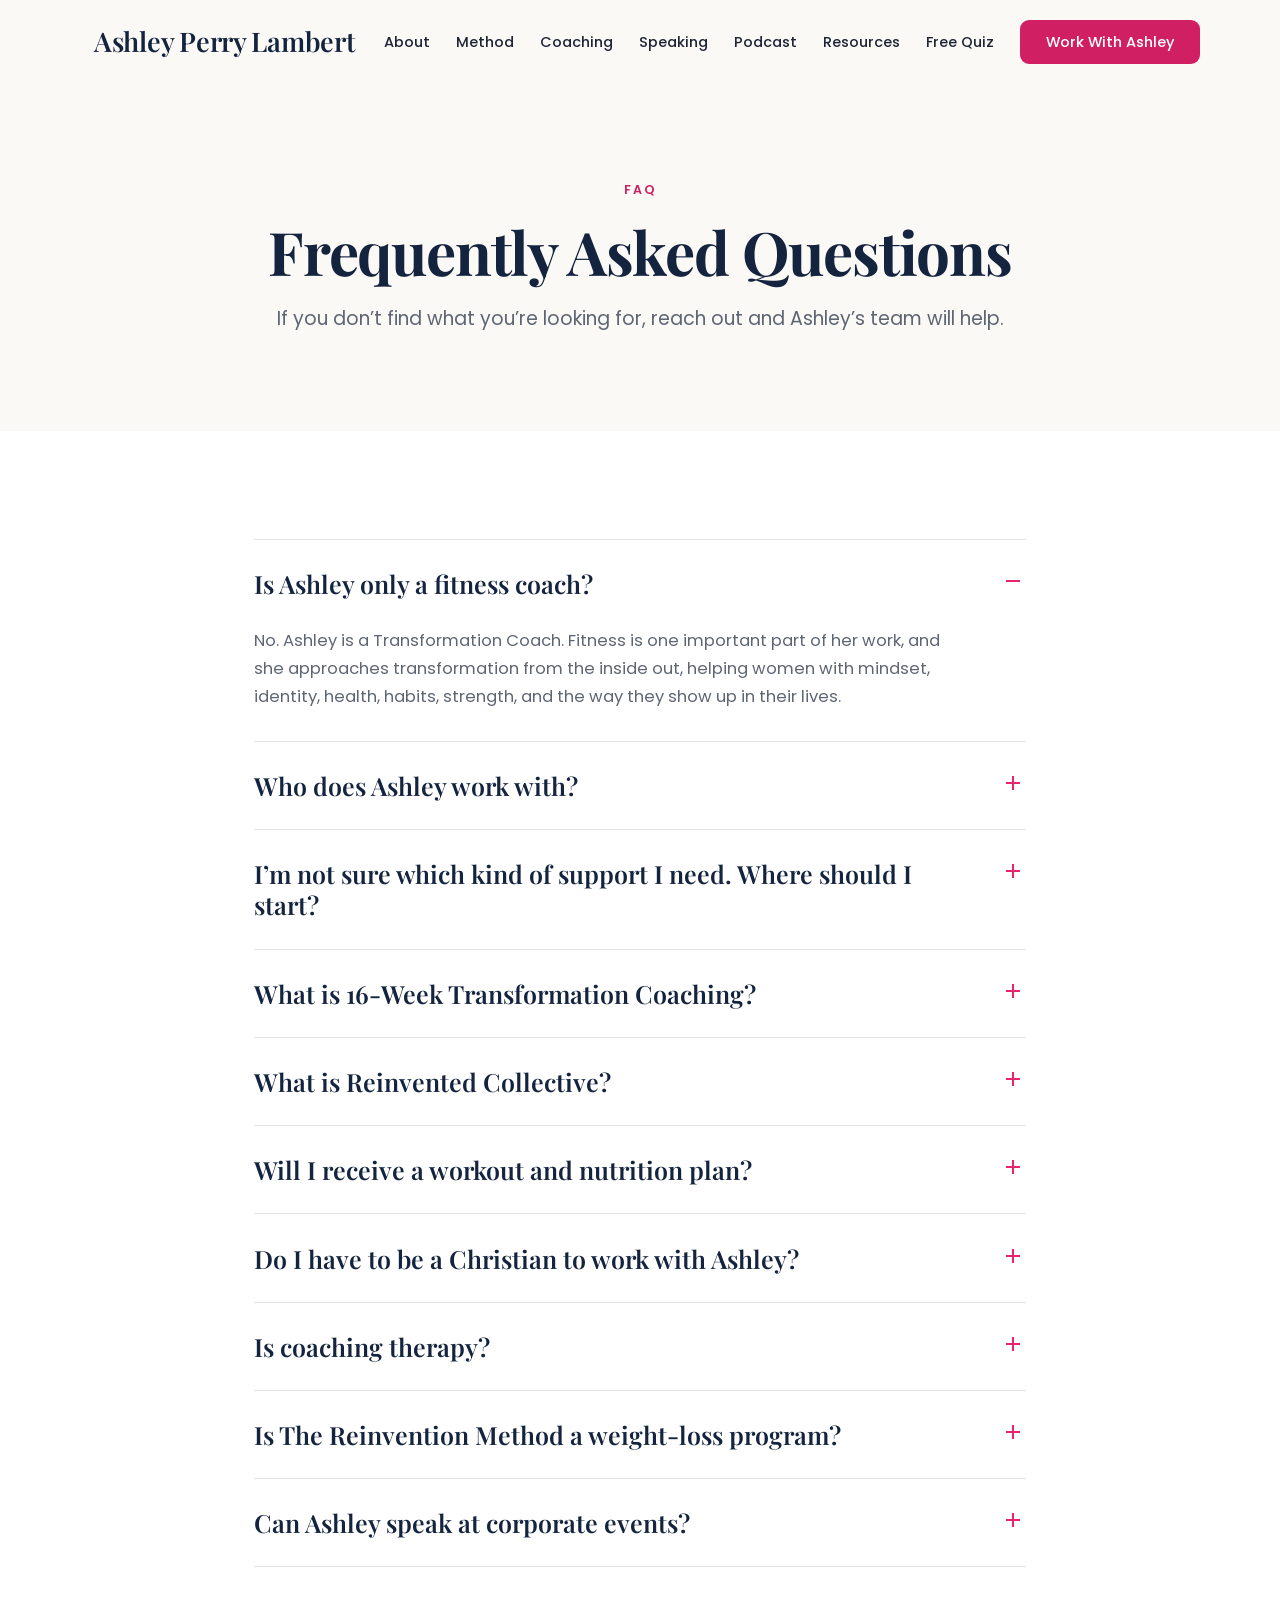
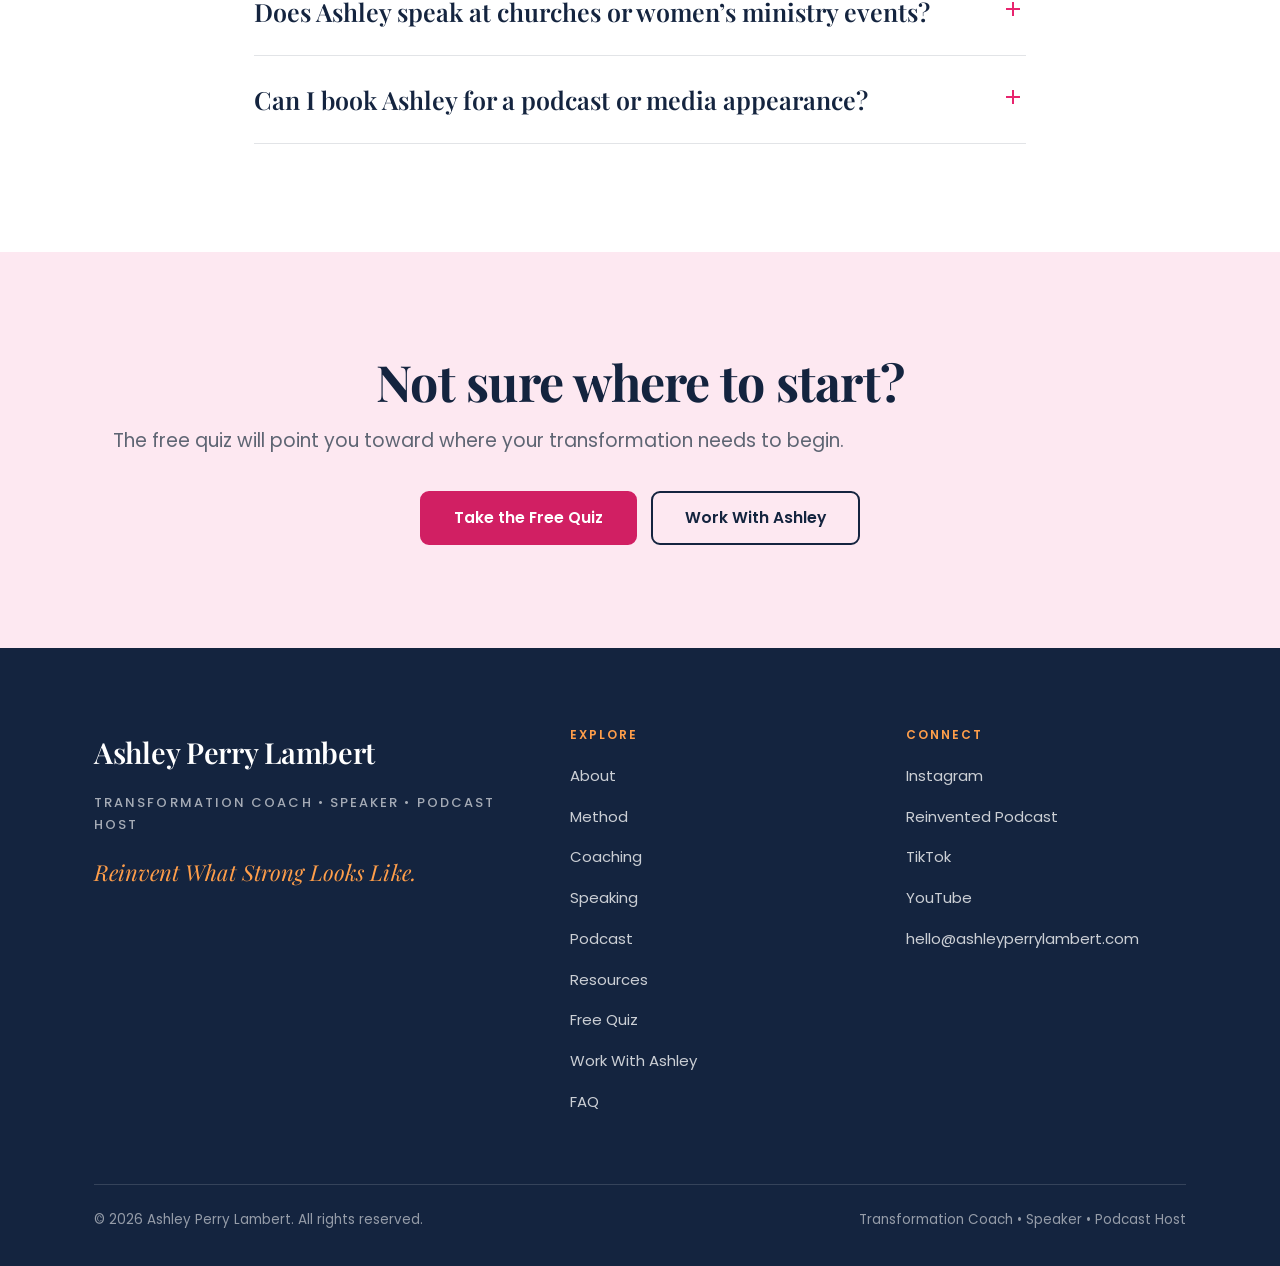
<file: faq.html>
<!DOCTYPE html>
<html lang="en">
<head>
<meta charset="utf-8">
<meta name="viewport" content="width=device-width, initial-scale=1">
<title>FAQ | Ashley Perry Lambert</title>
<meta name="description" content="Answers about Ashley Perry Lambert's coaching, Reinvented Collective, pricing, faith, speaking, and where to start.">
<link rel="canonical" href="https://ashleyperrylambert.com/faq.html">
<meta name="robots" content="index, follow">
<meta name="author" content="Ashley Perry Lambert">
<meta name="theme-color" content="#14243F">
<meta property="og:type" content="website">
<meta property="og:site_name" content="Ashley Perry Lambert">
<meta property="og:title" content="FAQ | Ashley Perry Lambert">
<meta property="og:description" content="Answers about Ashley Perry Lambert's coaching, Reinvented Collective, pricing, faith, speaking, and where to start.">
<meta property="og:url" content="https://ashleyperrylambert.com/faq.html">
<meta property="og:image" content="https://ashleyperrylambert.com/images/og-image.jpg">
<meta property="og:image:width" content="1200">
<meta property="og:image:height" content="630">
<meta property="og:image:alt" content="Ashley Perry Lambert, Transformation Coach, smiling in a coral top">
<meta property="og:locale" content="en_US">
<meta name="twitter:card" content="summary_large_image">
<meta name="twitter:title" content="FAQ | Ashley Perry Lambert">
<meta name="twitter:description" content="Answers about Ashley Perry Lambert's coaching, Reinvented Collective, pricing, faith, speaking, and where to start.">
<meta name="twitter:image" content="https://ashleyperrylambert.com/images/og-image.jpg">
<link rel="icon" type="image/png" sizes="32x32" href="images/favicon-32.png">
<link rel="icon" type="image/png" sizes="16x16" href="images/favicon-16.png">
<link rel="apple-touch-icon" sizes="180x180" href="images/apple-touch-icon.png">

<link rel="preconnect" href="https://fonts.googleapis.com"><link rel="preconnect" href="https://fonts.gstatic.com" crossorigin><link href="https://fonts.googleapis.com/css2?family=Playfair+Display:ital,wght@0,500;0,600;0,700;1,500;1,600&family=Poppins:wght@300;400;500;600;700&display=swap" rel="stylesheet">
<link rel="stylesheet" href="css/style.css">
</head>
<body>
<a class="skip-link" href="#main">Skip to main content</a>
<header class="site-header" id="siteHeader">
  <div class="header-inner">
    <a class="brand" href="index.html">Ashley Perry Lambert</a>
    <button class="nav-toggle" id="navToggle" aria-label="Open menu" aria-expanded="false" aria-controls="nav">
      <span></span><span></span><span></span>
    </button>
    <nav class="nav" id="nav"><a href="about.html">About</a><a href="method.html">Method</a><a href="coaching.html">Coaching</a><a href="speaking.html">Speaking</a><a href="podcast.html">Podcast</a><a href="resources.html">Resources</a><a href="quiz.html">Free Quiz</a><a class="btn btn-pink" href="work-with-ashley.html">Work With Ashley</a></nav>
  </div>
</header>
<main id="main" tabindex="-1">
<section class="page-hero solo bg-cream">
  <div class="inner">
    <div class="eyebrow">FAQ</div>
    <h1>Frequently Asked Questions</h1>
    <p class="lede">If you don&rsquo;t find what you&rsquo;re looking for, reach out and Ashley&rsquo;s team will help.</p>
  </div>
</section>

<section class="section bg-white">
  <div class="wrap" style="max-width:900px">
    <div class="faq"><details open><summary>Is Ashley only a fitness coach?</summary><div class="a">No. Ashley is a Transformation Coach. Fitness is one important part of her work, and she approaches transformation from the inside out, helping women with mindset, identity, health, habits, strength, and the way they show up in their lives.</div></details><details><summary>Who does Ashley work with?</summary><div class="a">Ashley primarily works with women 30 to 45, many of them mothers, who are already trying to care for themselves but feel stuck, disconnected, or unsure of who they are in this season.</div></details><details><summary>I&rsquo;m not sure which kind of support I need. Where should I start?</summary><div class="a">Take the free quiz, What&rsquo;s Keeping You From Feeling Like Yourself Again? It points you toward where your transformation needs to begin, so you can choose your next step with clarity.</div></details><details><summary>What is 16-Week Transformation Coaching?</summary><div class="a">Ashley&rsquo;s signature, high-touch experience. It includes personalized fitness programming and a personalized nutrition strategy alongside whole-woman transformation work on mindset, identity, habits, confidence, and purpose. Fitness and nutrition are always part of it. What changes from woman to woman is the plan, intensity, strategy, and goals. The investment is $3,000, paid in full or in four monthly payments of $750.</div></details><details><summary>What is Reinvented Collective?</summary><div class="a">Ashley&rsquo;s ongoing fitness and nutrition membership, launching October 1, 2026. It includes structured workouts through the APL Wellness app, personalized macros and nutrition guidance, monthly group coaching calls, accountability, and ongoing support. Founding members pay $49 a month through December 31, 2026 and keep that price as long as they do not cancel. Beginning January 2027, membership is $59 a month, or $490 for twelve months with a complimentary private 60-Minute Fitness Roadmap Call valued at $200.</div></details><details><summary>Will I receive a workout and nutrition plan?</summary><div class="a">Yes. Both 16-Week Transformation Coaching and Reinvented Collective include fitness and nutrition support. Transformation Coaching includes a fully personalized plan.</div></details><details><summary>Do I have to be a Christian to work with Ashley?</summary><div class="a">No. Ashley&rsquo;s faith shapes who she is and how she lives, and women from every background are welcome in her coaching and resources.</div></details><details><summary>Is coaching therapy?</summary><div class="a">No. Ashley provides coaching, education, strategy, accountability, and wellness support. Coaching does not replace therapy, medical care, mental-health treatment, or other licensed professional services.</div></details><details><summary>Is The Reinvention Method a weight-loss program?</summary><div class="a">No. Physical transformation may be part of the process, but the method is designed around whole-woman transformation rather than a number on the scale.</div></details><details><summary>Can Ashley speak at corporate events?</summary><div class="a">Yes. Ashley is available for select corporate wellness programs, workshops, conferences, panels, and events.</div></details><details><summary>Does Ashley speak at churches or women&rsquo;s ministry events?</summary><div class="a">Yes. Faith-centered events allow Ashley to speak more explicitly about faith, identity, purpose, and spiritual transformation.</div></details><details><summary>Can I book Ashley for a podcast or media appearance?</summary><div class="a">Yes. Use the speaking inquiry form and select Podcast/Media.</div></details></div>
  </div>
</section>

<section class="ctaband bg-petal">
  <div class="wrap">
    <h2>Not sure where to start?</h2>
    <p class="lede center">The free quiz will point you toward where your transformation needs to begin.</p>
    <div class="btn-row"><a class="btn btn-pink" href="quiz.html">Take the Free Quiz</a><a class="btn btn-outline" href="work-with-ashley.html">Work With Ashley</a></div>
  </div>
</section>
</main>
<footer class="site-footer">
  <div class="wrap">
    <div class="footer-grid">
      <div>
        <span class="brand">Ashley Perry Lambert</span>
        <div class="title">Transformation Coach &bull; Speaker &bull; Podcast Host</div>
        <div class="tag">Reinvent What Strong Looks Like.</div>
      </div>
      <div>
        <h4>Explore</h4>
        <ul><li><a href="about.html">About</a></li><li><a href="method.html">Method</a></li><li><a href="coaching.html">Coaching</a></li><li><a href="speaking.html">Speaking</a></li><li><a href="podcast.html">Podcast</a></li><li><a href="resources.html">Resources</a></li><li><a href="quiz.html">Free Quiz</a></li><li><a href="work-with-ashley.html">Work With Ashley</a></li><li><a href="faq.html">FAQ</a></li></ul>
      </div>
      <div>
        <h4>Connect</h4>
        <ul>
          <li><a href="https://www.instagram.com/ashleyperrylambert/" target="_blank" rel="noopener">Instagram<span class="sr-only"> (opens in a new tab)</span></a></li>
          <li><a href="https://podcasts.apple.com/us/podcast/fat-loss-reinvention-lose-weight-build-muscle-strength/id1865337221" target="_blank" rel="noopener">Reinvented Podcast<span class="sr-only"> (opens in a new tab)</span></a></li>
          <li><a href="https://www.tiktok.com/@ashleyperrylambert" target="_blank" rel="noopener">TikTok<span class="sr-only"> (opens in a new tab)</span></a></li>
          <li><a href="https://www.youtube.com/@AshleyPerryLambert" target="_blank" rel="noopener">YouTube<span class="sr-only"> (opens in a new tab)</span></a></li>
          <li><a href="mailto:hello@ashleyperrylambert.com">hello@ashleyperrylambert.com</a></li>
        </ul>
      </div>
    </div>
    <div class="footer-bottom">
      <span>&copy; 2026 Ashley Perry Lambert. All rights reserved.</span>
      <span>Transformation Coach &bull; Speaker &bull; Podcast Host</span>
    </div>
  </div>
</footer>
<script>
(function(){
  var t=document.getElementById('navToggle'),n=document.getElementById('nav'),h=document.getElementById('siteHeader');
  if(t){t.addEventListener('click',function(){
    var open=n.classList.toggle('open');
    t.setAttribute('aria-expanded',open?'true':'false');
    t.setAttribute('aria-label',open?'Close menu':'Open menu');
  });}
  if(h){window.addEventListener('scroll',function(){h.classList.toggle('stuck',window.scrollY>8);},{passive:true});}
  var sf=document.getElementById('speakingForm');
  if(sf){sf.addEventListener('submit',function(){
    var t=sf.querySelector('[name=type]'), sub=document.getElementById('speakingSubject');
    if(t&&sub){sub.value = /podcast|media/i.test(t.value) ? 'Podcast / Media Request (website)' : 'Speaking Request (website)';}
  });}
  // ---- scroll motion: text rises, photos slide in from their side, grids stagger ----
  var reduce = window.matchMedia && window.matchMedia('(prefers-reduced-motion: reduce)').matches;
  if(!reduce && 'IntersectionObserver' in window){
    var main=document.querySelector('main'); if(!main) return;
    var boxes='.card,.tcard,.path,.topic,.formcard,.faq details,.band4 > div,.method > div,.taggrid';
    var text='h2,h3,h4,p,ul,ol,.eyebrow,.statement,.btn-row,.q,.lede';
    var targets=[];
    main.querySelectorAll(boxes).forEach(function(el){ if(!el.closest('.hero') && !el.parentElement.closest(boxes)) targets.push([el,'up']); });
    main.querySelectorAll(text).forEach(function(el){ if(!el.closest('.hero') && !el.closest(boxes)) targets.push([el,'up']); });
    main.querySelectorAll('img').forEach(function(img){
      if(img.closest('.hero') && img.classList.contains('hero-cutout')) return;
      if(img.closest(boxes)) return;
      if(img.closest('.photobreak')){ targets.push([img,'zoom']); return; }
      var grid=img.parentElement, kids=grid?Array.prototype.filter.call(grid.children,function(c){return c.offsetParent!==null||true;}):[];
      targets.push([img, kids[0]===img ? 'left' : 'right']);
    });
    var io=new IntersectionObserver(function(es){
      es.forEach(function(e){ if(e.isIntersecting){ e.target.classList.add('in'); io.unobserve(e.target); } });
    },{threshold:.12,rootMargin:'0px 0px -60px 0px'});
    var seen=new Map();
    targets.forEach(function(t){
      var el=t[0], parent=el.parentElement, n=(seen.get(parent)||0);
      seen.set(parent,n+1);
      el.classList.add('reveal','reveal-'+t[1]);
      el.style.transitionDelay=Math.min(n*90,450)+'ms';
      io.observe(el);
    });
  }
})();
</script>
</body>
</html>
</file>
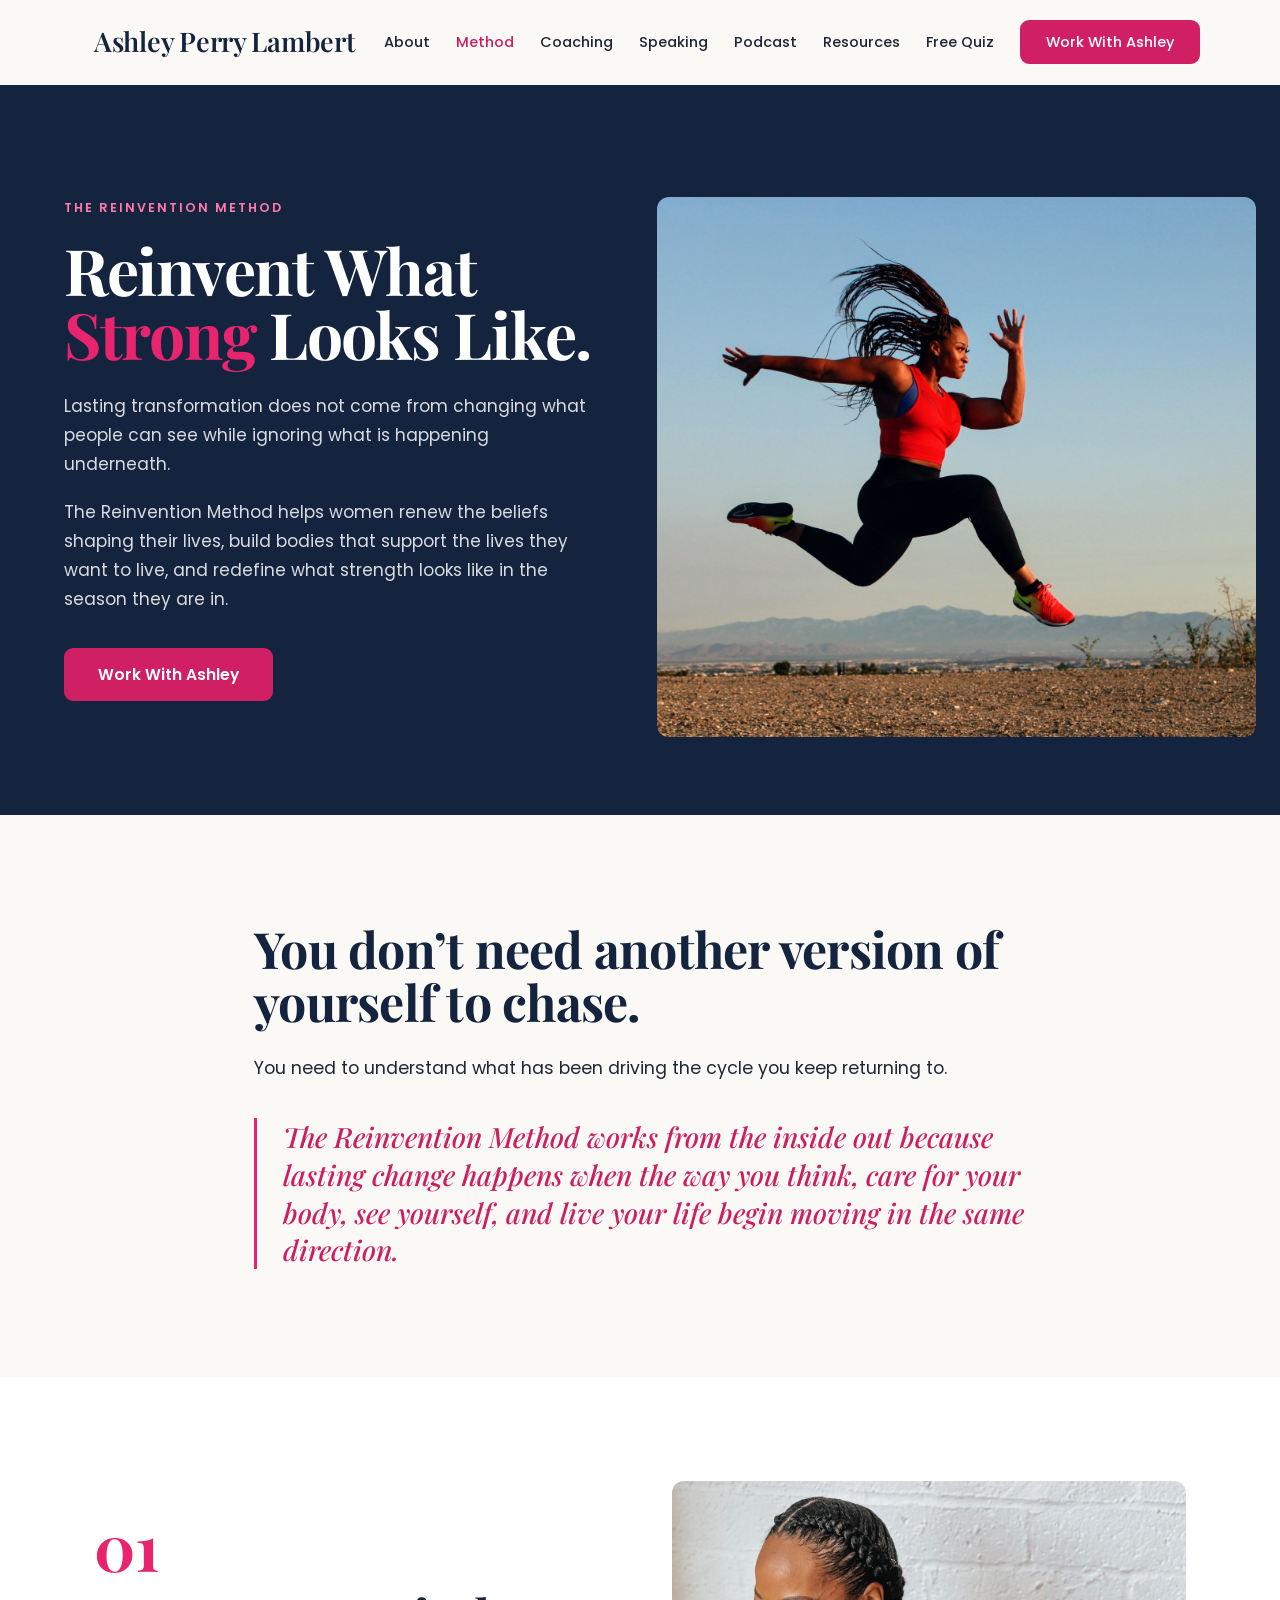
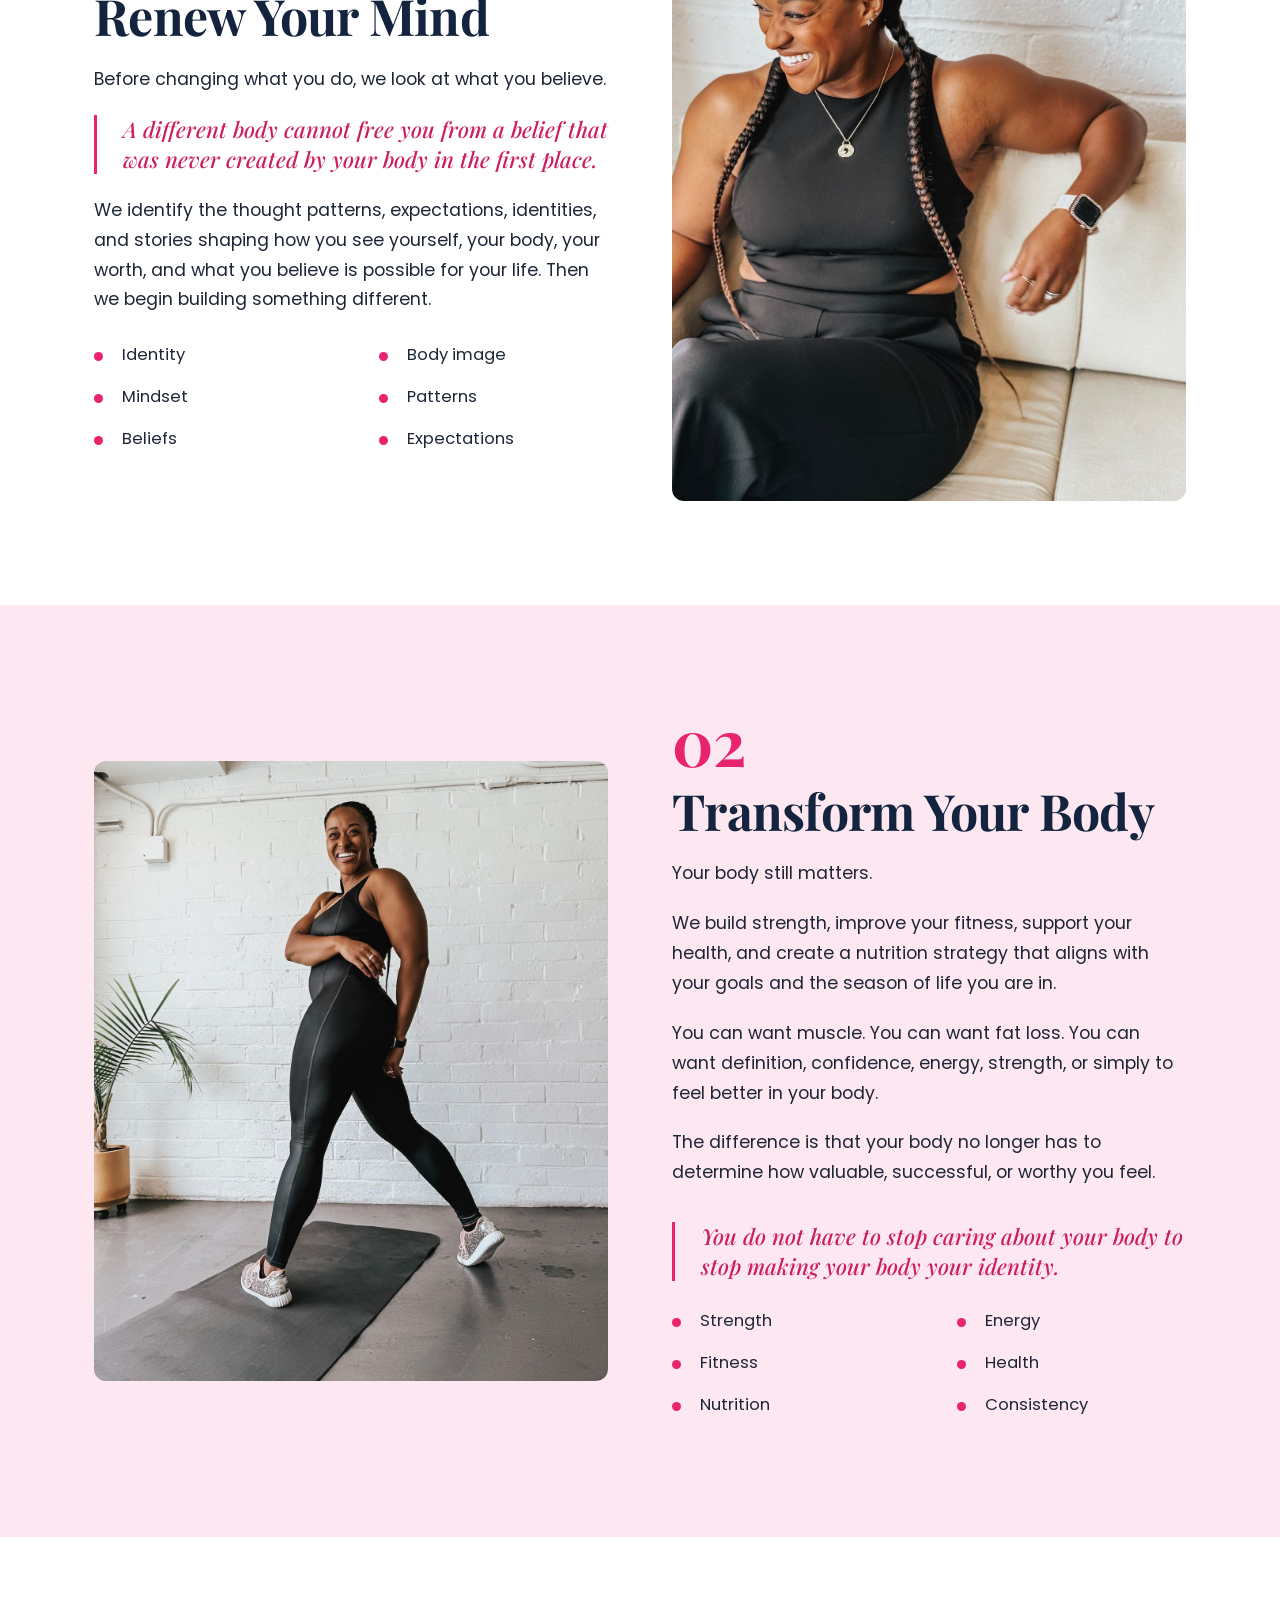
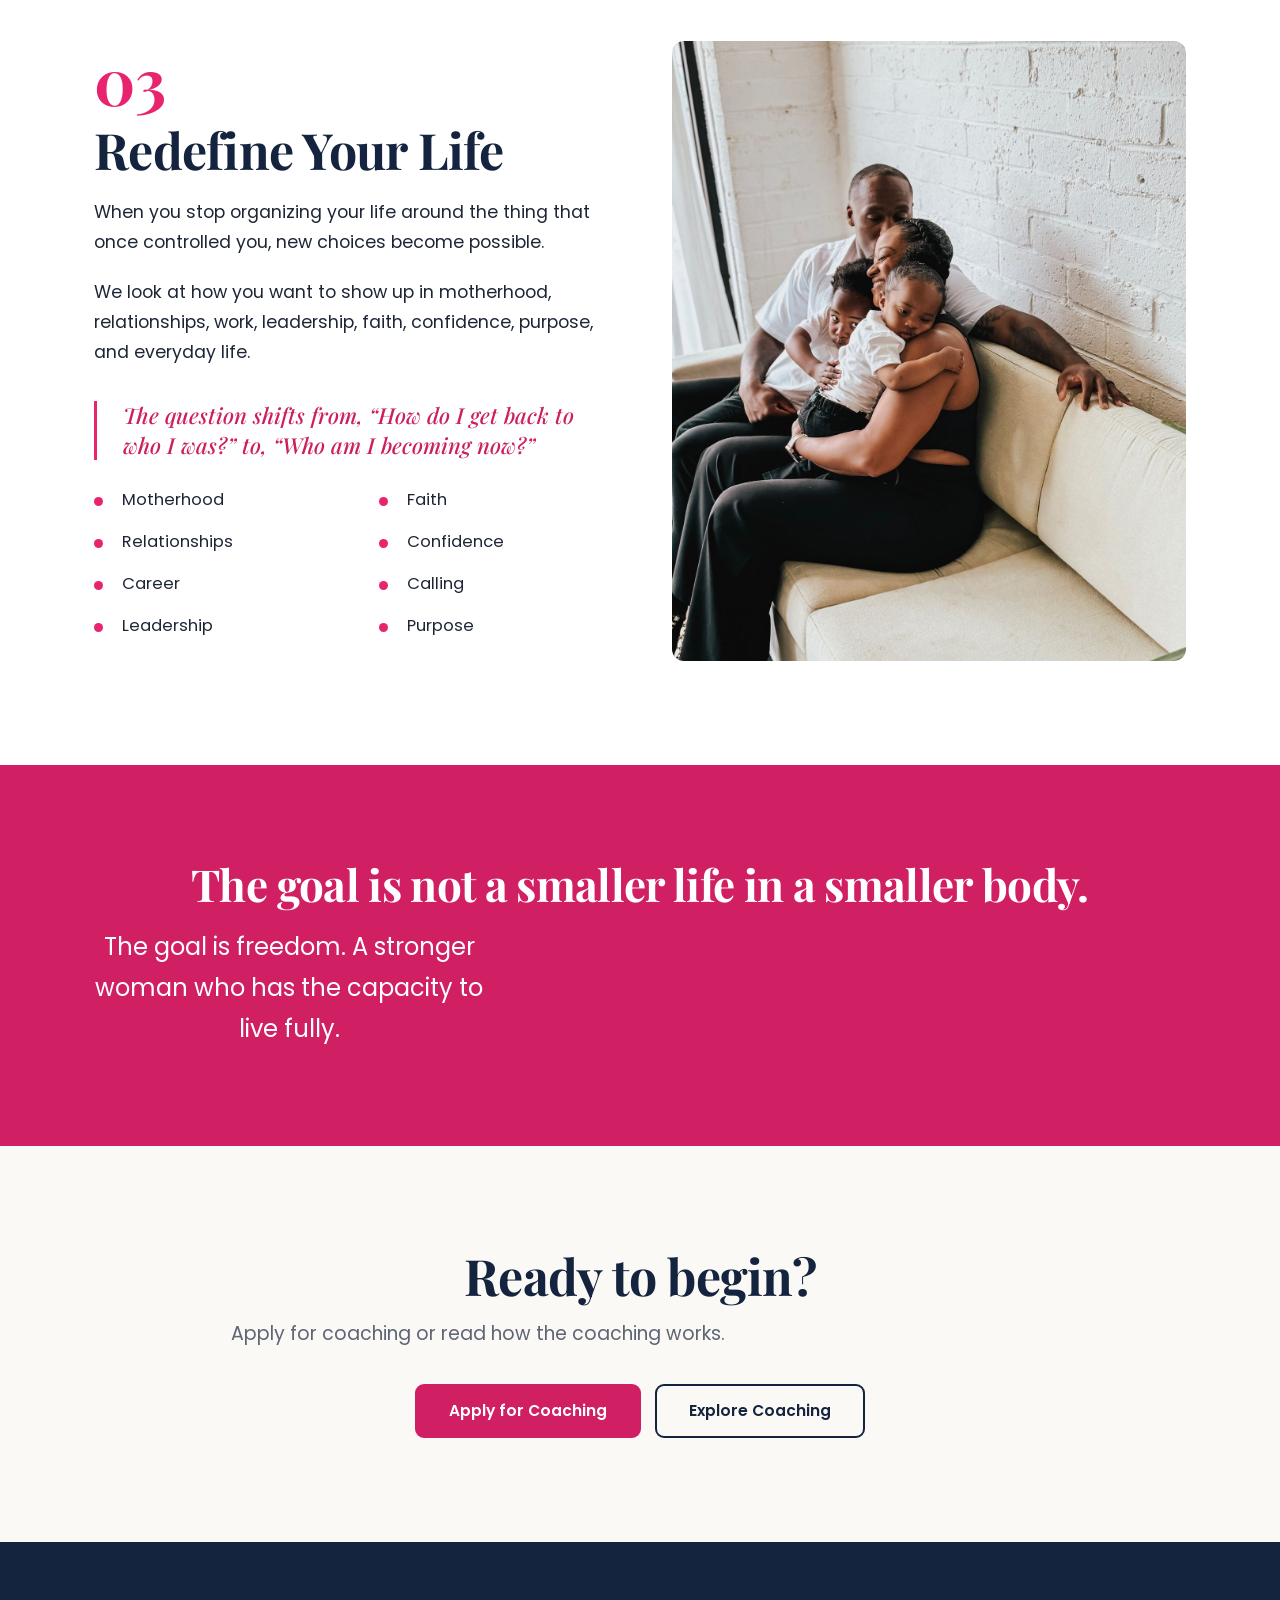
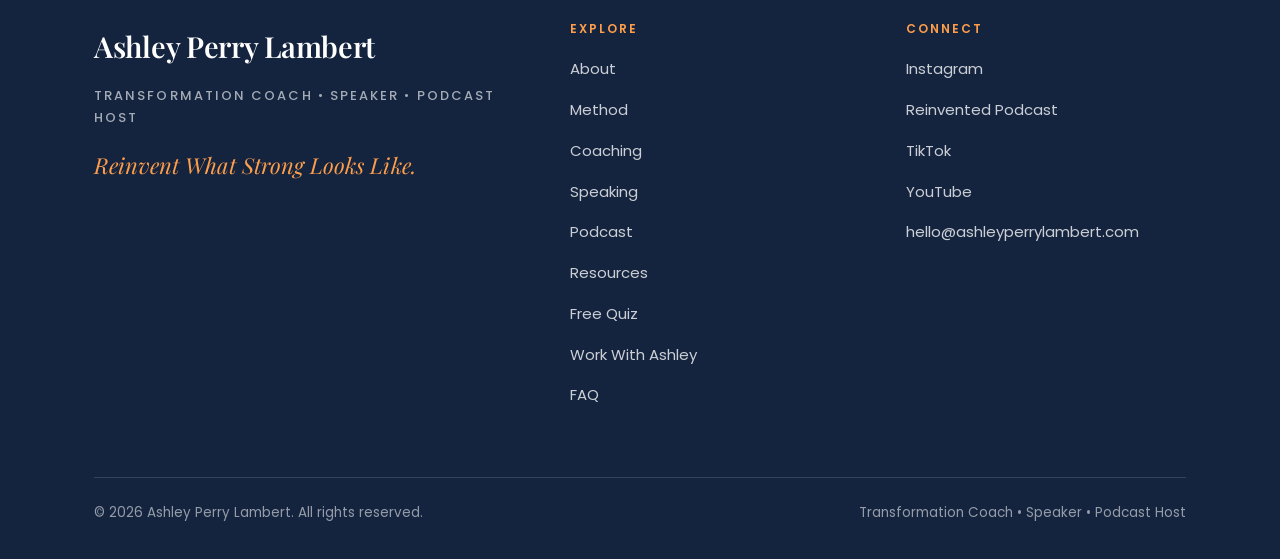
<file: method.html>
<!DOCTYPE html>
<html lang="en">
<head>
<meta charset="utf-8">
<meta name="viewport" content="width=device-width, initial-scale=1">
<title>The Reinvention Method | Ashley Perry Lambert</title>
<meta name="description" content="The Reinvention Method: renew your mind, transform your body, and redefine your life. A whole-woman approach to lasting transformation.">
<link rel="canonical" href="https://ashleyperrylambert.com/method.html">
<meta name="robots" content="index, follow">
<meta name="author" content="Ashley Perry Lambert">
<meta name="theme-color" content="#14243F">
<meta property="og:type" content="website">
<meta property="og:site_name" content="Ashley Perry Lambert">
<meta property="og:title" content="The Reinvention Method | Ashley Perry Lambert">
<meta property="og:description" content="The Reinvention Method: renew your mind, transform your body, and redefine your life. A whole-woman approach to lasting transformation.">
<meta property="og:url" content="https://ashleyperrylambert.com/method.html">
<meta property="og:image" content="https://ashleyperrylambert.com/images/og-image.jpg">
<meta property="og:image:width" content="1200">
<meta property="og:image:height" content="630">
<meta property="og:image:alt" content="Ashley Perry Lambert, Transformation Coach, smiling in a coral top">
<meta property="og:locale" content="en_US">
<meta name="twitter:card" content="summary_large_image">
<meta name="twitter:title" content="The Reinvention Method | Ashley Perry Lambert">
<meta name="twitter:description" content="The Reinvention Method: renew your mind, transform your body, and redefine your life. A whole-woman approach to lasting transformation.">
<meta name="twitter:image" content="https://ashleyperrylambert.com/images/og-image.jpg">
<link rel="icon" type="image/png" sizes="32x32" href="images/favicon-32.png">
<link rel="icon" type="image/png" sizes="16x16" href="images/favicon-16.png">
<link rel="apple-touch-icon" sizes="180x180" href="images/apple-touch-icon.png">

<link rel="preconnect" href="https://fonts.googleapis.com"><link rel="preconnect" href="https://fonts.gstatic.com" crossorigin><link href="https://fonts.googleapis.com/css2?family=Playfair+Display:ital,wght@0,500;0,600;0,700;1,500;1,600&family=Poppins:wght@300;400;500;600;700&display=swap" rel="stylesheet">
<link rel="stylesheet" href="css/style.css">
</head>
<body>
<a class="skip-link" href="#main">Skip to main content</a>
<header class="site-header" id="siteHeader">
  <div class="header-inner">
    <a class="brand" href="index.html">Ashley Perry Lambert</a>
    <button class="nav-toggle" id="navToggle" aria-label="Open menu" aria-expanded="false" aria-controls="nav">
      <span></span><span></span><span></span>
    </button>
    <nav class="nav" id="nav"><a href="about.html">About</a><a href="method.html" class="active">Method</a><a href="coaching.html">Coaching</a><a href="speaking.html">Speaking</a><a href="podcast.html">Podcast</a><a href="resources.html">Resources</a><a href="quiz.html">Free Quiz</a><a class="btn btn-pink" href="work-with-ashley.html">Work With Ashley</a></nav>
  </div>
</header>
<main id="main" tabindex="-1">
<section class="hero" style="min-height:0">
  <div class="hero-inner" style="grid-template-columns:48% 52%;align-items:center">
    <div>
      <div class="eyebrow">The Reinvention Method</div>
      <h1>Reinvent What<br><span class="pink">Strong</span> Looks Like.</h1>
      <p style="margin-top:24px">Lasting transformation does not come from changing what people can see while ignoring what is happening underneath.</p>
      <p>The Reinvention Method helps women renew the beliefs shaping their lives, build bodies that support the lives they want to live, and redefine what strength looks like in the season they are in.</p>
      <div class="btn-row"><a class="btn btn-pink" href="work-with-ashley.html">Work With Ashley</a></div>
    </div>
    <div class="hero-figure" style="min-height:0">
      <img src="images/jump.jpg" alt="Ashley leaping high in the air mid-stride against a blue sky, braids flying" style="width:100%;height:540px;object-fit:cover;border-radius:12px">
    </div>
  </div>
</section>

<section class="section bg-cream">
  <div class="wrap" style="max-width:900px">
    <h2>You don&rsquo;t need another version of yourself to chase.</h2>
    <p style="margin-top:26px">You need to understand what has been driving the cycle you keep returning to.</p>
    <p class="pull">The Reinvention Method works from the inside out because lasting change happens when the way you think, care for your body, see yourself, and live your life begin moving in the same direction.</p>
  </div>
</section>

<section class="pillar bg-white">
  <div class="inner">
    <div class="copy">
      <div class="num">01</div>
      <h2>Renew Your Mind</h2>
      <p style="margin-top:22px">Before changing what you do, we look at what you believe.</p>
      <p class="pull" style="font-size:22px;margin-top:10px">A different body cannot free you from a belief that was never created by your body in the first place.</p>
      <p style="margin-top:22px">We identify the thought patterns, expectations, identities, and stories shaping how you see yourself, your body, your worth, and what you believe is possible for your life. Then we begin building something different.</p>
      <ul class="ticks cols2" style="margin-top:26px">
        <li>Identity</li><li>Mindset</li><li>Beliefs</li><li>Body image</li><li>Patterns</li><li>Expectations</li>
      </ul>
    </div>
    <img src="images/lifestyle-2.jpg" alt="Close-up of Ashley laughing, seated on a sofa in a black sleeveless top">
  </div>
</section>

<section class="pillar bg-petal flip">
  <div class="inner">
    <div class="copy">
      <div class="num">02</div>
      <h2>Transform Your Body</h2>
      <p style="margin-top:22px">Your body still matters.</p>
      <p>We build strength, improve your fitness, support your health, and create a nutrition strategy that aligns with your goals and the season of life you are in.</p>
      <p>You can want muscle. You can want fat loss. You can want definition, confidence, energy, strength, or simply to feel better in your body.</p>
      <p>The difference is that your body no longer has to determine how valuable, successful, or worthy you feel.</p>
      <p class="pull" style="font-size:22px">You do not have to stop caring about your body to stop making your body your identity.</p>
      <ul class="ticks cols2" style="margin-top:26px">
        <li>Strength</li><li>Fitness</li><li>Nutrition</li><li>Energy</li><li>Health</li><li>Consistency</li>
      </ul>
    </div>
    <img src="images/studio-laugh.jpg" alt="Ashley laughing in a black bodysuit and pink glitter sneakers, stepping across a yoga mat in a white brick studio">
  </div>
</section>

<section class="pillar bg-white">
  <div class="inner">
    <div class="copy">
      <div class="num">03</div>
      <h2>Redefine Your Life</h2>
      <p style="margin-top:22px">When you stop organizing your life around the thing that once controlled you, new choices become possible.</p>
      <p>We look at how you want to show up in motherhood, relationships, work, leadership, faith, confidence, purpose, and everyday life.</p>
      <p class="pull" style="font-size:22px">The question shifts from, &ldquo;How do I get back to who I was?&rdquo; to, &ldquo;Who am I becoming now?&rdquo;</p>
      <ul class="ticks cols2" style="margin-top:26px">
        <li>Motherhood</li><li>Relationships</li><li>Career</li><li>Leadership</li><li>Faith</li><li>Confidence</li><li>Calling</li><li>Purpose</li>
      </ul>
    </div>
    <img src="images/family-couch.jpg" alt="Ashley sitting on a sofa hugging her young son while her husband holds their other son beside them">
  </div>
</section>

<section class="quote-band bg-pink">
  <div class="wrap">
    <h2 style="font-size:44px;margin-bottom:20px">The goal is not a smaller life in a smaller body.</h2>
    <p class="lede center" style="font-size:24px;color:#fff;max-width:26ch">The goal is freedom. A stronger woman who has the capacity to live fully.</p>
  </div>
</section>

<section class="ctaband bg-cream">
  <div class="wrap">
    <h2>Ready to begin?</h2>
    <p class="lede center">Apply for coaching or read how the coaching works.</p>
    <div class="btn-row"><a class="btn btn-pink" href="coaching-inquiry.html">Apply for Coaching</a><a class="btn btn-outline" href="coaching.html">Explore Coaching</a></div>
  </div>
</section>
</main>
<footer class="site-footer">
  <div class="wrap">
    <div class="footer-grid">
      <div>
        <span class="brand">Ashley Perry Lambert</span>
        <div class="title">Transformation Coach &bull; Speaker &bull; Podcast Host</div>
        <div class="tag">Reinvent What Strong Looks Like.</div>
      </div>
      <div>
        <h4>Explore</h4>
        <ul><li><a href="about.html">About</a></li><li><a href="method.html">Method</a></li><li><a href="coaching.html">Coaching</a></li><li><a href="speaking.html">Speaking</a></li><li><a href="podcast.html">Podcast</a></li><li><a href="resources.html">Resources</a></li><li><a href="quiz.html">Free Quiz</a></li><li><a href="work-with-ashley.html">Work With Ashley</a></li><li><a href="faq.html">FAQ</a></li></ul>
      </div>
      <div>
        <h4>Connect</h4>
        <ul>
          <li><a href="https://www.instagram.com/ashleyperrylambert/" target="_blank" rel="noopener">Instagram<span class="sr-only"> (opens in a new tab)</span></a></li>
          <li><a href="https://podcasts.apple.com/us/podcast/fat-loss-reinvention-lose-weight-build-muscle-strength/id1865337221" target="_blank" rel="noopener">Reinvented Podcast<span class="sr-only"> (opens in a new tab)</span></a></li>
          <li><a href="https://www.tiktok.com/@ashleyperrylambert" target="_blank" rel="noopener">TikTok<span class="sr-only"> (opens in a new tab)</span></a></li>
          <li><a href="https://www.youtube.com/@AshleyPerryLambert" target="_blank" rel="noopener">YouTube<span class="sr-only"> (opens in a new tab)</span></a></li>
          <li><a href="mailto:hello@ashleyperrylambert.com">hello@ashleyperrylambert.com</a></li>
        </ul>
      </div>
    </div>
    <div class="footer-bottom">
      <span>&copy; 2026 Ashley Perry Lambert. All rights reserved.</span>
      <span>Transformation Coach &bull; Speaker &bull; Podcast Host</span>
    </div>
  </div>
</footer>
<script>
(function(){
  var t=document.getElementById('navToggle'),n=document.getElementById('nav'),h=document.getElementById('siteHeader');
  if(t){t.addEventListener('click',function(){
    var open=n.classList.toggle('open');
    t.setAttribute('aria-expanded',open?'true':'false');
    t.setAttribute('aria-label',open?'Close menu':'Open menu');
  });}
  if(h){window.addEventListener('scroll',function(){h.classList.toggle('stuck',window.scrollY>8);},{passive:true});}
  var sf=document.getElementById('speakingForm');
  if(sf){sf.addEventListener('submit',function(){
    var t=sf.querySelector('[name=type]'), sub=document.getElementById('speakingSubject');
    if(t&&sub){sub.value = /podcast|media/i.test(t.value) ? 'Podcast / Media Request (website)' : 'Speaking Request (website)';}
  });}
  // ---- scroll motion: text rises, photos slide in from their side, grids stagger ----
  var reduce = window.matchMedia && window.matchMedia('(prefers-reduced-motion: reduce)').matches;
  if(!reduce && 'IntersectionObserver' in window){
    var main=document.querySelector('main'); if(!main) return;
    var boxes='.card,.tcard,.path,.topic,.formcard,.faq details,.band4 > div,.method > div,.taggrid';
    var text='h2,h3,h4,p,ul,ol,.eyebrow,.statement,.btn-row,.q,.lede';
    var targets=[];
    main.querySelectorAll(boxes).forEach(function(el){ if(!el.closest('.hero') && !el.parentElement.closest(boxes)) targets.push([el,'up']); });
    main.querySelectorAll(text).forEach(function(el){ if(!el.closest('.hero') && !el.closest(boxes)) targets.push([el,'up']); });
    main.querySelectorAll('img').forEach(function(img){
      if(img.closest('.hero') && img.classList.contains('hero-cutout')) return;
      if(img.closest(boxes)) return;
      if(img.closest('.photobreak')){ targets.push([img,'zoom']); return; }
      var grid=img.parentElement, kids=grid?Array.prototype.filter.call(grid.children,function(c){return c.offsetParent!==null||true;}):[];
      targets.push([img, kids[0]===img ? 'left' : 'right']);
    });
    var io=new IntersectionObserver(function(es){
      es.forEach(function(e){ if(e.isIntersecting){ e.target.classList.add('in'); io.unobserve(e.target); } });
    },{threshold:.12,rootMargin:'0px 0px -60px 0px'});
    var seen=new Map();
    targets.forEach(function(t){
      var el=t[0], parent=el.parentElement, n=(seen.get(parent)||0);
      seen.set(parent,n+1);
      el.classList.add('reveal','reveal-'+t[1]);
      el.style.transitionDelay=Math.min(n*90,450)+'ms';
      io.observe(el);
    });
  }
})();
</script>
</body>
</html>
</file>
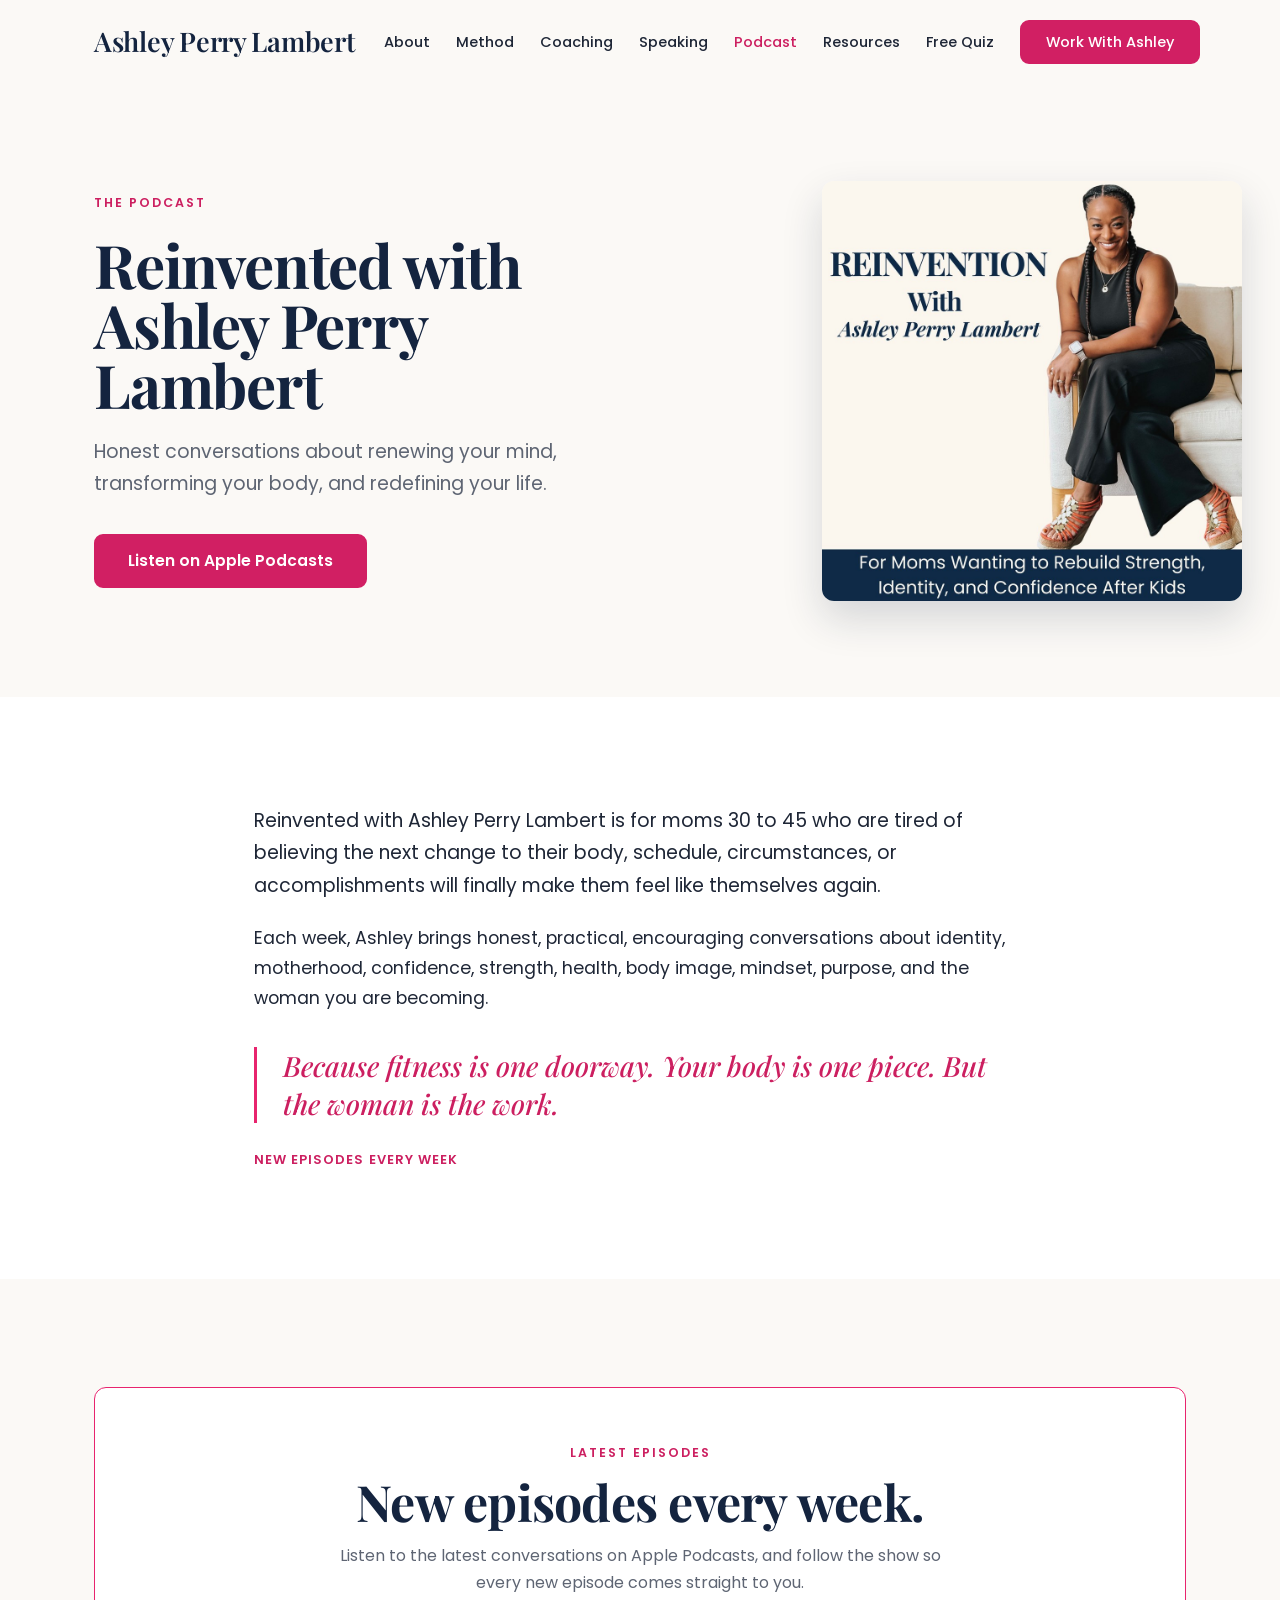
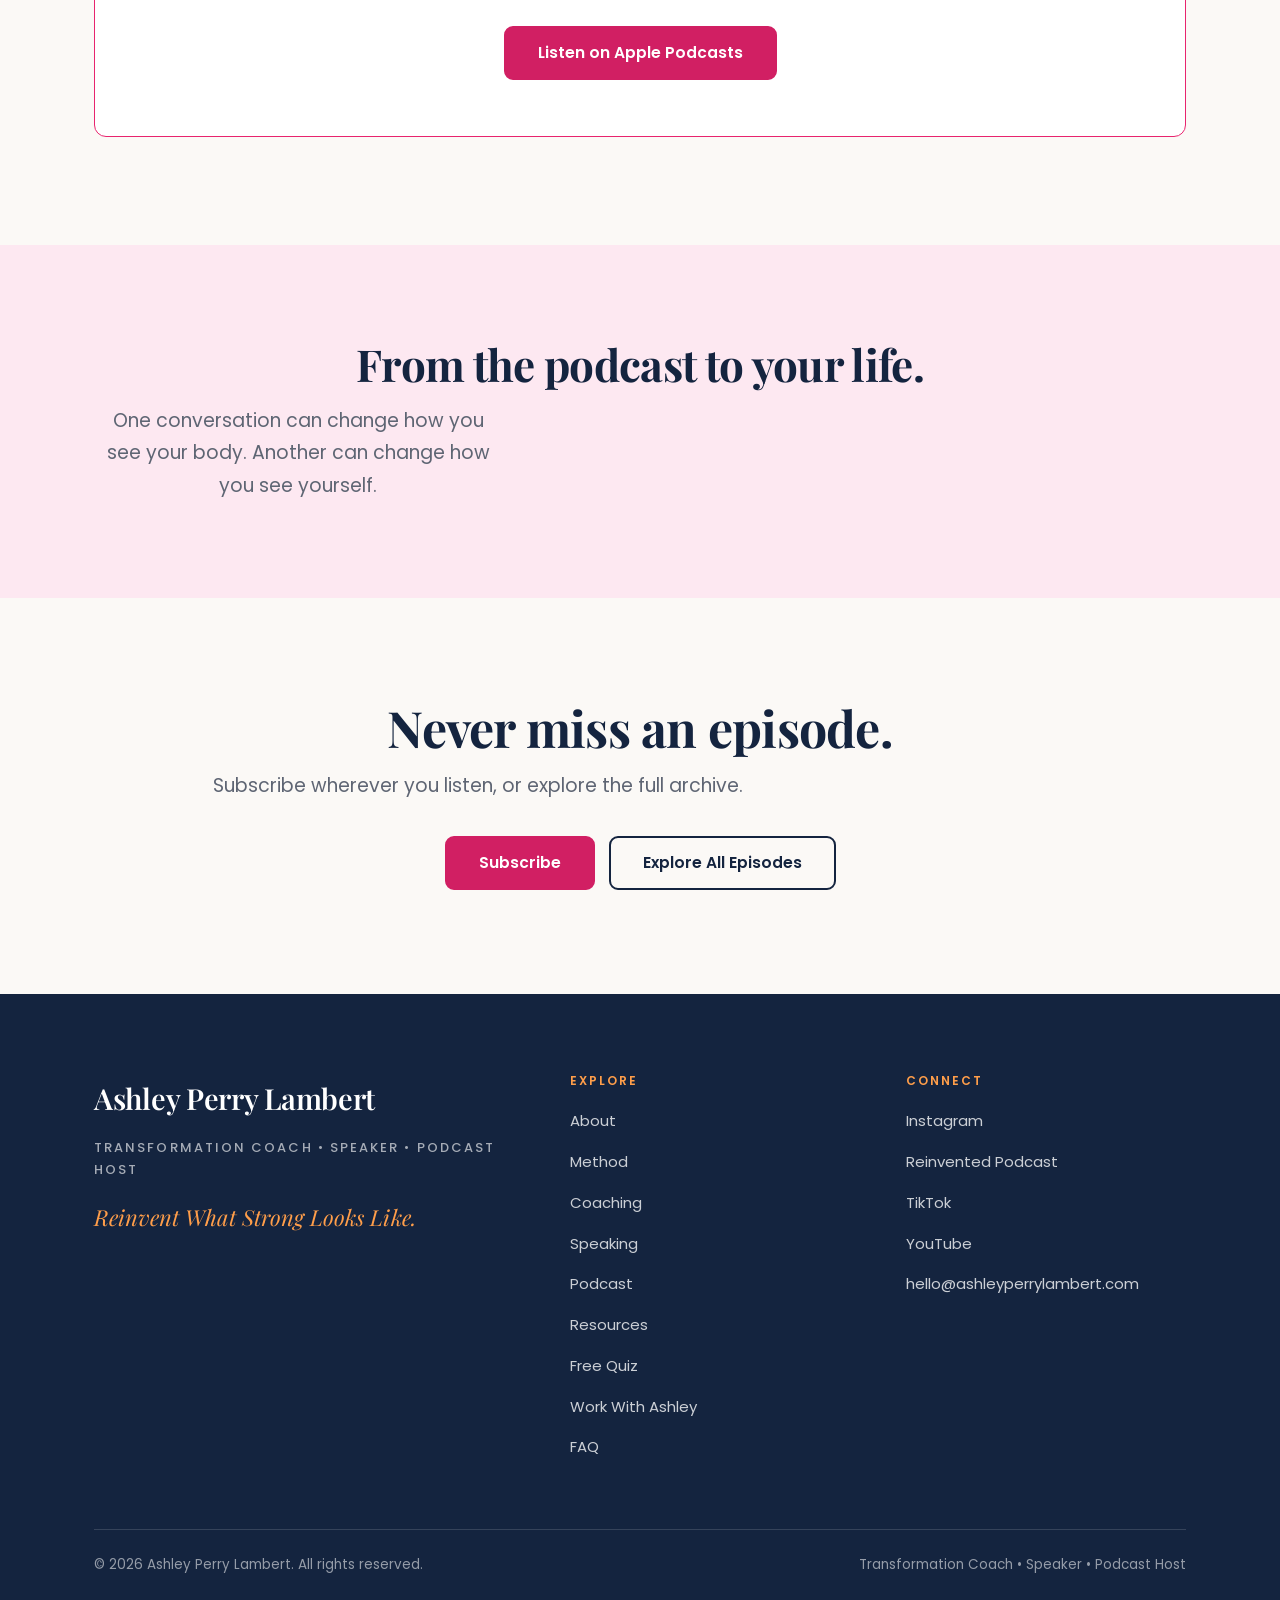
<file: podcast.html>
<!DOCTYPE html>
<html lang="en">
<head>
<meta charset="utf-8">
<meta name="viewport" content="width=device-width, initial-scale=1">
<title>Reinvented Podcast | Ashley Perry Lambert</title>
<meta name="description" content="Reinvented with Ashley Perry Lambert: honest weekly conversations for moms about mindset, identity, strength, body image, and purpose.">
<link rel="canonical" href="https://ashleyperrylambert.com/podcast.html">
<meta name="robots" content="index, follow">
<meta name="author" content="Ashley Perry Lambert">
<meta name="theme-color" content="#14243F">
<meta property="og:type" content="website">
<meta property="og:site_name" content="Ashley Perry Lambert">
<meta property="og:title" content="Reinvented Podcast | Ashley Perry Lambert">
<meta property="og:description" content="Reinvented with Ashley Perry Lambert: honest weekly conversations for moms about mindset, identity, strength, body image, and purpose.">
<meta property="og:url" content="https://ashleyperrylambert.com/podcast.html">
<meta property="og:image" content="https://ashleyperrylambert.com/images/og-image.jpg">
<meta property="og:image:width" content="1200">
<meta property="og:image:height" content="630">
<meta property="og:image:alt" content="Ashley Perry Lambert, Transformation Coach, smiling in a coral top">
<meta property="og:locale" content="en_US">
<meta name="twitter:card" content="summary_large_image">
<meta name="twitter:title" content="Reinvented Podcast | Ashley Perry Lambert">
<meta name="twitter:description" content="Reinvented with Ashley Perry Lambert: honest weekly conversations for moms about mindset, identity, strength, body image, and purpose.">
<meta name="twitter:image" content="https://ashleyperrylambert.com/images/og-image.jpg">
<link rel="icon" type="image/png" sizes="32x32" href="images/favicon-32.png">
<link rel="icon" type="image/png" sizes="16x16" href="images/favicon-16.png">
<link rel="apple-touch-icon" sizes="180x180" href="images/apple-touch-icon.png">
<script type="application/ld+json">[{"@context": "https://schema.org", "@type": "PodcastSeries", "name": "Reinvented with Ashley Perry Lambert", "description": "Honest conversations for moms 30 to 45 about renewing your mind, transforming your body, and redefining your life.", "url": "https://ashleyperrylambert.com/podcast.html", "webFeed": "https://podcasts.apple.com/us/podcast/fat-loss-reinvention-lose-weight-build-muscle-strength/id1865337221", "author": {"@type": "Person", "name": "Ashley Perry Lambert"}}]</script>
<link rel="preconnect" href="https://fonts.googleapis.com"><link rel="preconnect" href="https://fonts.gstatic.com" crossorigin><link href="https://fonts.googleapis.com/css2?family=Playfair+Display:ital,wght@0,500;0,600;0,700;1,500;1,600&family=Poppins:wght@300;400;500;600;700&display=swap" rel="stylesheet">
<link rel="stylesheet" href="css/style.css">
</head>
<body>
<a class="skip-link" href="#main">Skip to main content</a>
<header class="site-header" id="siteHeader">
  <div class="header-inner">
    <a class="brand" href="index.html">Ashley Perry Lambert</a>
    <button class="nav-toggle" id="navToggle" aria-label="Open menu" aria-expanded="false" aria-controls="nav">
      <span></span><span></span><span></span>
    </button>
    <nav class="nav" id="nav"><a href="about.html">About</a><a href="method.html">Method</a><a href="coaching.html">Coaching</a><a href="speaking.html">Speaking</a><a href="podcast.html" class="active">Podcast</a><a href="resources.html">Resources</a><a href="quiz.html">Free Quiz</a><a class="btn btn-pink" href="work-with-ashley.html">Work With Ashley</a></nav>
  </div>
</header>
<main id="main" tabindex="-1">
<section class="page-hero bg-cream">
  <div class="inner">
    <div>
      <div class="eyebrow">The podcast</div>
      <h1>Reinvented with Ashley Perry Lambert</h1>
      <p class="lede">Honest conversations about renewing your mind, transforming your body, and redefining your life.</p>
      <div class="btn-row">
        <a class="btn btn-pink" href="https://podcasts.apple.com/us/podcast/fat-loss-reinvention-lose-weight-build-muscle-strength/id1865337221" target="_blank" rel="noopener">Listen on Apple Podcasts<span class="sr-only"> (opens in a new tab)</span></a>
        
      </div>
    </div>
    <img class="pod-cover" src="images/podcast-cover.jpg" style="max-width:420px;margin-left:auto" alt="Podcast cover art: Ashley seated on a cream sofa in a black jumpsuit and coral wedge sandals, beside the title Reinvention With Ashley Perry Lambert and the line For Moms Wanting to Rebuild Strength, Identity, and Confidence After Kids">
  </div>
</section>

<section class="section bg-white">
  <div class="wrap" style="max-width:900px">
    <p style="font-size:19px">Reinvented with Ashley Perry Lambert is for moms 30 to 45 who are tired of believing the next change to their body, schedule, circumstances, or accomplishments will finally make them feel like themselves again.</p>
    <p>Each week, Ashley brings honest, practical, encouraging conversations about identity, motherhood, confidence, strength, health, body image, mindset, purpose, and the woman you are becoming.</p>
    <p class="pull">Because fitness is one doorway. Your body is one piece. But the woman is the work.</p>
    <p style="margin-top:26px;font-weight:600;color:var(--pink-text);letter-spacing:.08em;text-transform:uppercase;font-size:13px">New episodes every week</p>
  </div>
</section>

<section class="section bg-cream">
  <div class="wrap">
    <div class="card feature" style="align-items:center;text-align:center;padding:56px 40px">
      <div class="eyebrow" style="margin-bottom:14px">Latest episodes</div>
      <h2 style="margin-bottom:14px">New episodes every week.</h2>
      <p class="lede center" style="margin:0 auto 30px">Listen to the latest conversations on Apple Podcasts, and follow the show so every new episode comes straight to you.</p>
      <a class="btn btn-pink" href="https://podcasts.apple.com/us/podcast/fat-loss-reinvention-lose-weight-build-muscle-strength/id1865337221" target="_blank" rel="noopener">Listen on Apple Podcasts<span class="sr-only"> (opens in a new tab)</span></a>
    </div>
  </div>
</section>

<section class="quote-band bg-petal">
  <div class="wrap">
    <h2 style="font-size:44px;margin-bottom:18px">From the podcast to your life.</h2>
    <p class="lede center" style="max-width:34ch">One conversation can change how you see your body. Another can change how you see yourself.</p>
  </div>
</section>

<section class="ctaband bg-cream">
  <div class="wrap">
    <h2>Never miss an episode.</h2>
    <p class="lede center">Subscribe wherever you listen, or explore the full archive.</p>
    <div class="btn-row"><a class="btn btn-pink" href="https://podcasts.apple.com/us/podcast/fat-loss-reinvention-lose-weight-build-muscle-strength/id1865337221">Subscribe</a><a class="btn btn-outline" href="https://podcasts.apple.com/us/podcast/fat-loss-reinvention-lose-weight-build-muscle-strength/id1865337221">Explore All Episodes</a></div>
  </div>
</section>
</main>
<footer class="site-footer">
  <div class="wrap">
    <div class="footer-grid">
      <div>
        <span class="brand">Ashley Perry Lambert</span>
        <div class="title">Transformation Coach &bull; Speaker &bull; Podcast Host</div>
        <div class="tag">Reinvent What Strong Looks Like.</div>
      </div>
      <div>
        <h4>Explore</h4>
        <ul><li><a href="about.html">About</a></li><li><a href="method.html">Method</a></li><li><a href="coaching.html">Coaching</a></li><li><a href="speaking.html">Speaking</a></li><li><a href="podcast.html">Podcast</a></li><li><a href="resources.html">Resources</a></li><li><a href="quiz.html">Free Quiz</a></li><li><a href="work-with-ashley.html">Work With Ashley</a></li><li><a href="faq.html">FAQ</a></li></ul>
      </div>
      <div>
        <h4>Connect</h4>
        <ul>
          <li><a href="https://www.instagram.com/ashleyperrylambert/" target="_blank" rel="noopener">Instagram<span class="sr-only"> (opens in a new tab)</span></a></li>
          <li><a href="https://podcasts.apple.com/us/podcast/fat-loss-reinvention-lose-weight-build-muscle-strength/id1865337221" target="_blank" rel="noopener">Reinvented Podcast<span class="sr-only"> (opens in a new tab)</span></a></li>
          <li><a href="https://www.tiktok.com/@ashleyperrylambert" target="_blank" rel="noopener">TikTok<span class="sr-only"> (opens in a new tab)</span></a></li>
          <li><a href="https://www.youtube.com/@AshleyPerryLambert" target="_blank" rel="noopener">YouTube<span class="sr-only"> (opens in a new tab)</span></a></li>
          <li><a href="mailto:hello@ashleyperrylambert.com">hello@ashleyperrylambert.com</a></li>
        </ul>
      </div>
    </div>
    <div class="footer-bottom">
      <span>&copy; 2026 Ashley Perry Lambert. All rights reserved.</span>
      <span>Transformation Coach &bull; Speaker &bull; Podcast Host</span>
    </div>
  </div>
</footer>
<script>
(function(){
  var t=document.getElementById('navToggle'),n=document.getElementById('nav'),h=document.getElementById('siteHeader');
  if(t){t.addEventListener('click',function(){
    var open=n.classList.toggle('open');
    t.setAttribute('aria-expanded',open?'true':'false');
    t.setAttribute('aria-label',open?'Close menu':'Open menu');
  });}
  if(h){window.addEventListener('scroll',function(){h.classList.toggle('stuck',window.scrollY>8);},{passive:true});}
  var sf=document.getElementById('speakingForm');
  if(sf){sf.addEventListener('submit',function(){
    var t=sf.querySelector('[name=type]'), sub=document.getElementById('speakingSubject');
    if(t&&sub){sub.value = /podcast|media/i.test(t.value) ? 'Podcast / Media Request (website)' : 'Speaking Request (website)';}
  });}
  // ---- scroll motion: text rises, photos slide in from their side, grids stagger ----
  var reduce = window.matchMedia && window.matchMedia('(prefers-reduced-motion: reduce)').matches;
  if(!reduce && 'IntersectionObserver' in window){
    var main=document.querySelector('main'); if(!main) return;
    var boxes='.card,.tcard,.path,.topic,.formcard,.faq details,.band4 > div,.method > div,.taggrid';
    var text='h2,h3,h4,p,ul,ol,.eyebrow,.statement,.btn-row,.q,.lede';
    var targets=[];
    main.querySelectorAll(boxes).forEach(function(el){ if(!el.closest('.hero') && !el.parentElement.closest(boxes)) targets.push([el,'up']); });
    main.querySelectorAll(text).forEach(function(el){ if(!el.closest('.hero') && !el.closest(boxes)) targets.push([el,'up']); });
    main.querySelectorAll('img').forEach(function(img){
      if(img.closest('.hero') && img.classList.contains('hero-cutout')) return;
      if(img.closest(boxes)) return;
      if(img.closest('.photobreak')){ targets.push([img,'zoom']); return; }
      var grid=img.parentElement, kids=grid?Array.prototype.filter.call(grid.children,function(c){return c.offsetParent!==null||true;}):[];
      targets.push([img, kids[0]===img ? 'left' : 'right']);
    });
    var io=new IntersectionObserver(function(es){
      es.forEach(function(e){ if(e.isIntersecting){ e.target.classList.add('in'); io.unobserve(e.target); } });
    },{threshold:.12,rootMargin:'0px 0px -60px 0px'});
    var seen=new Map();
    targets.forEach(function(t){
      var el=t[0], parent=el.parentElement, n=(seen.get(parent)||0);
      seen.set(parent,n+1);
      el.classList.add('reveal','reveal-'+t[1]);
      el.style.transitionDelay=Math.min(n*90,450)+'ms';
      io.observe(el);
    });
  }
})();
</script>
</body>
</html>
</file>
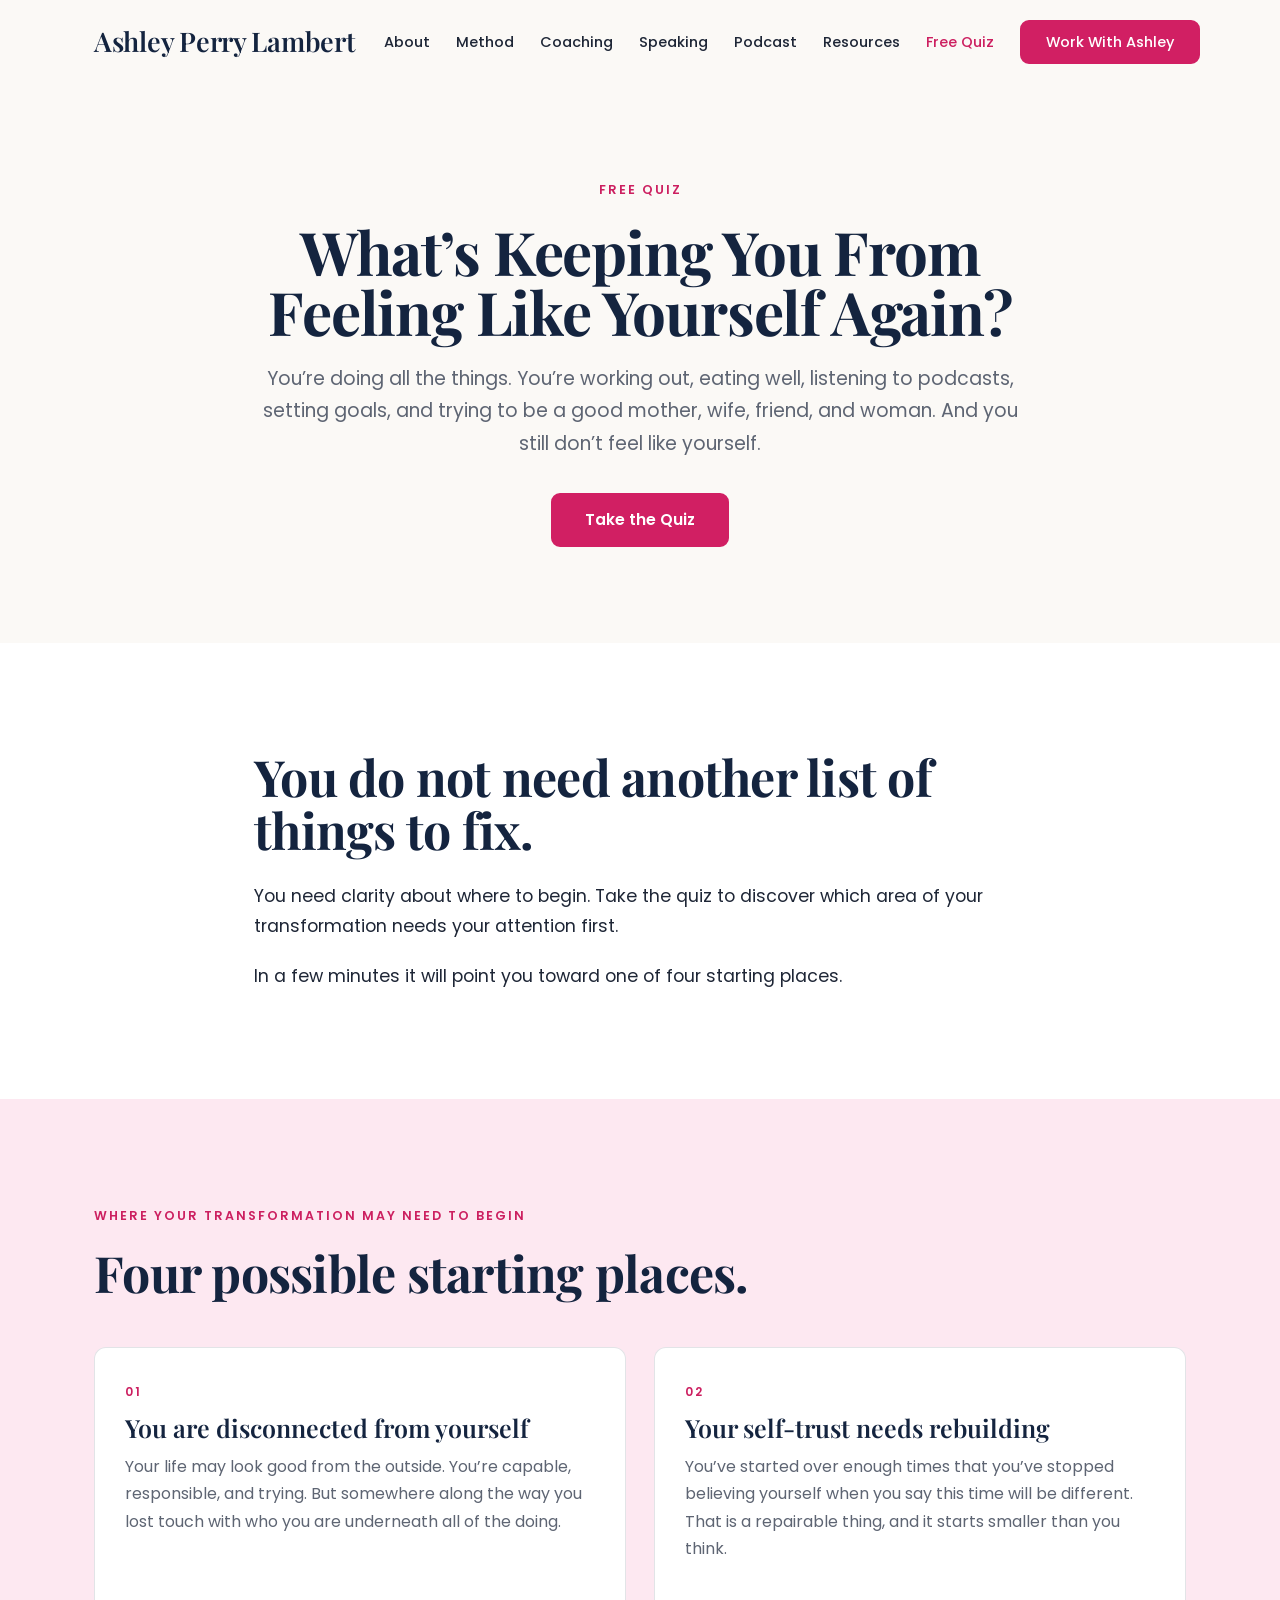
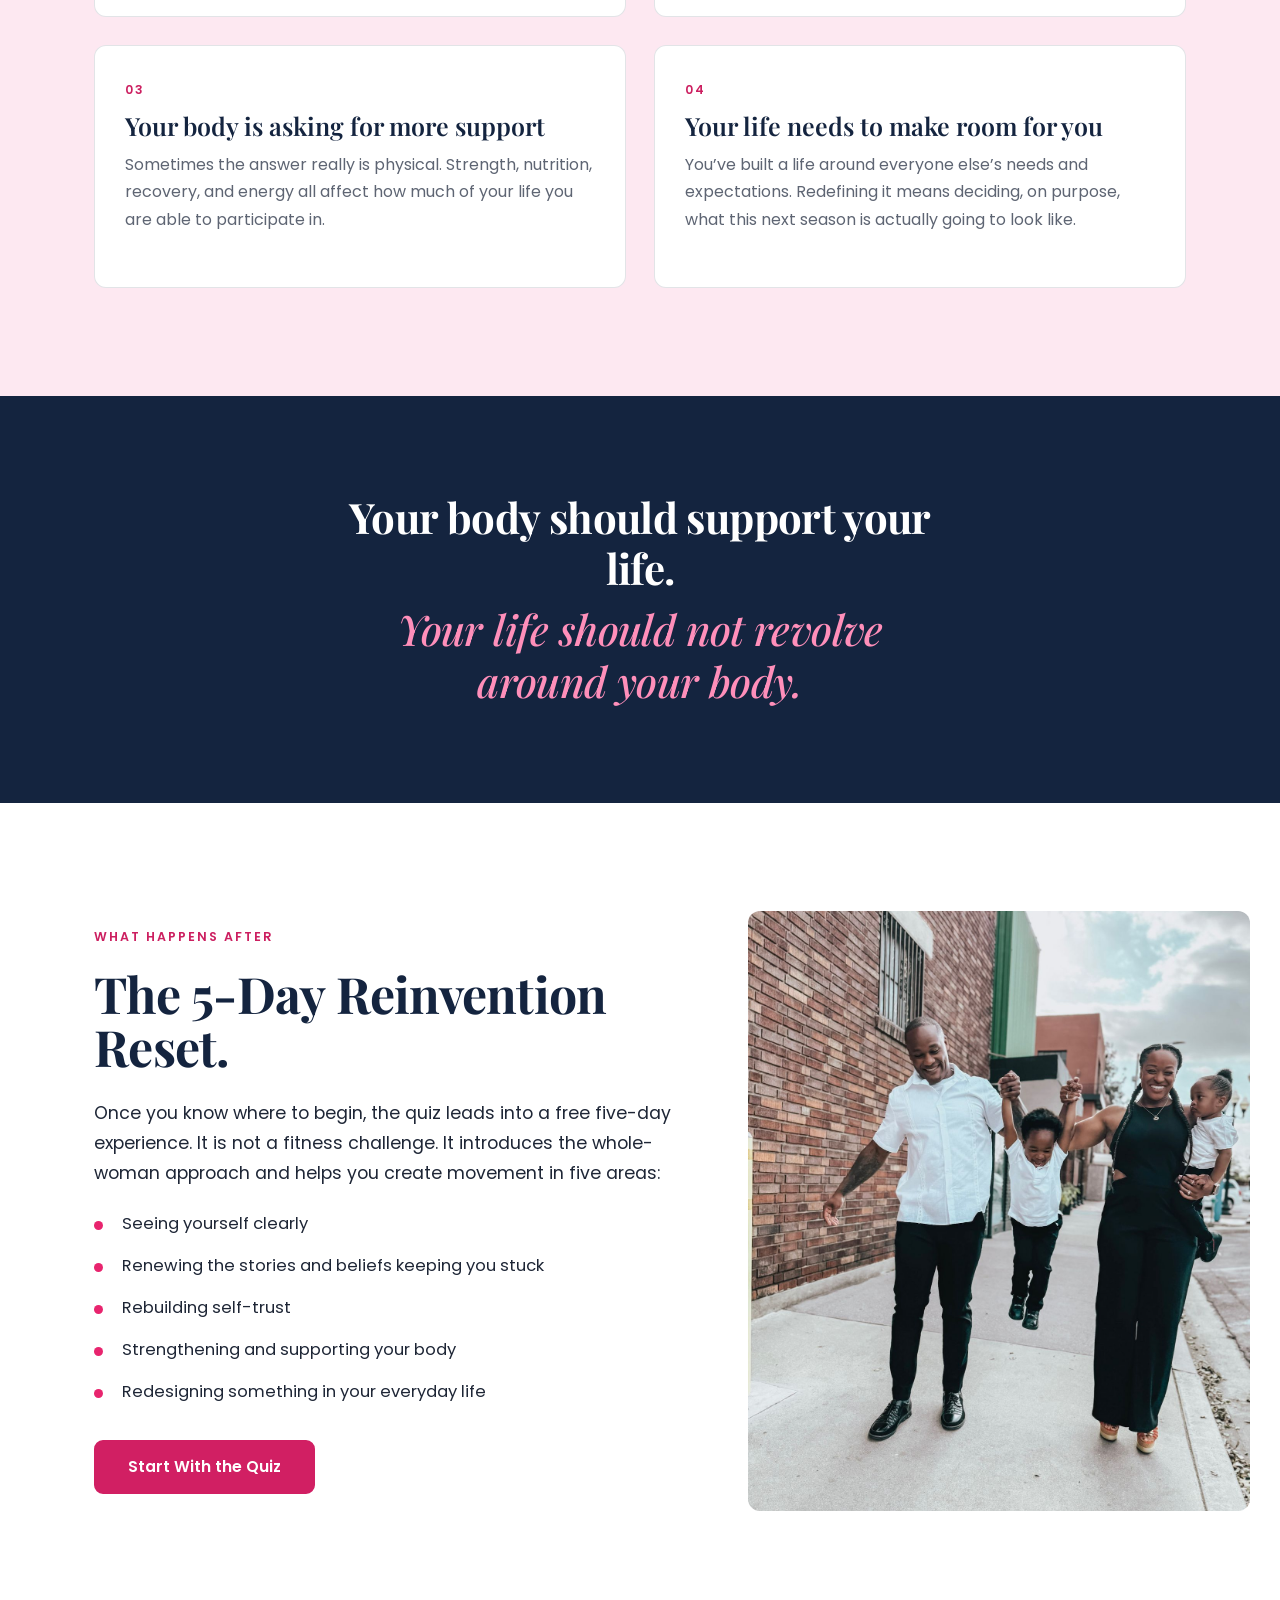
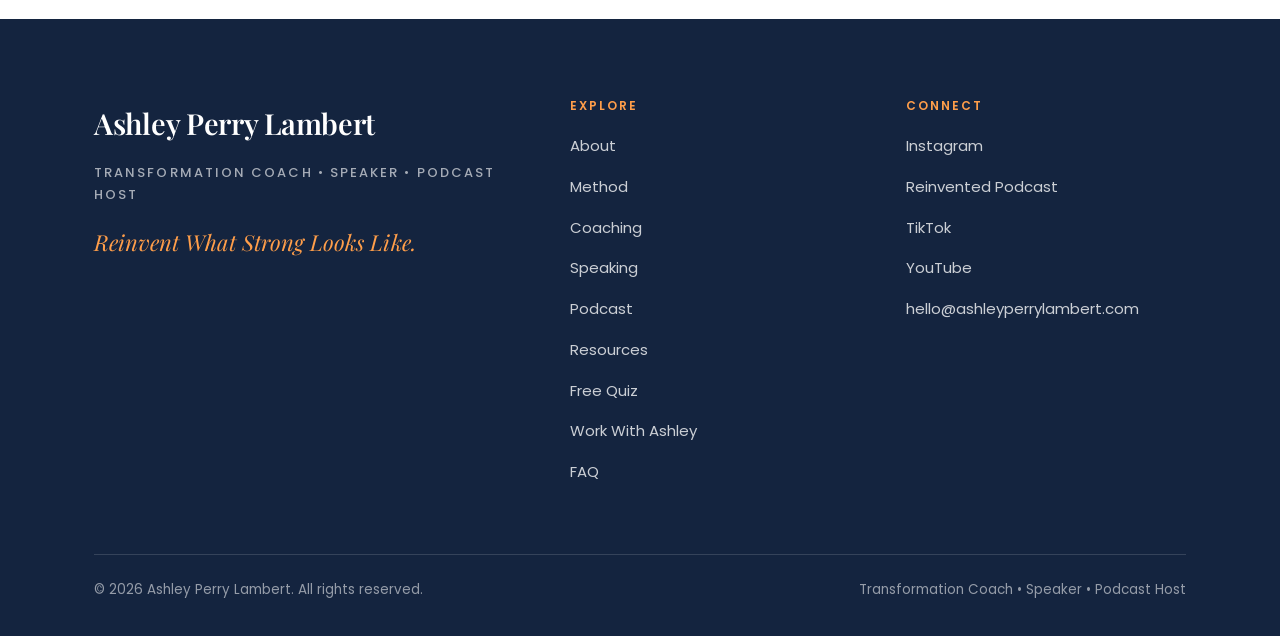
<file: quiz.html>
<!DOCTYPE html>
<html lang="en">
<head>
<meta charset="utf-8">
<meta name="viewport" content="width=device-width, initial-scale=1">
<title>Free Quiz | Ashley Perry Lambert</title>
<meta name="description" content="What's keeping you from feeling like yourself again? Take Ashley Perry Lambert's free quiz to find where your transformation should begin.">
<link rel="canonical" href="https://ashleyperrylambert.com/quiz.html">
<meta name="robots" content="index, follow">
<meta name="author" content="Ashley Perry Lambert">
<meta name="theme-color" content="#14243F">
<meta property="og:type" content="website">
<meta property="og:site_name" content="Ashley Perry Lambert">
<meta property="og:title" content="Free Quiz | Ashley Perry Lambert">
<meta property="og:description" content="What's keeping you from feeling like yourself again? Take Ashley Perry Lambert's free quiz to find where your transformation should begin.">
<meta property="og:url" content="https://ashleyperrylambert.com/quiz.html">
<meta property="og:image" content="https://ashleyperrylambert.com/images/og-image.jpg">
<meta property="og:image:width" content="1200">
<meta property="og:image:height" content="630">
<meta property="og:image:alt" content="Ashley Perry Lambert, Transformation Coach, smiling in a coral top">
<meta property="og:locale" content="en_US">
<meta name="twitter:card" content="summary_large_image">
<meta name="twitter:title" content="Free Quiz | Ashley Perry Lambert">
<meta name="twitter:description" content="What's keeping you from feeling like yourself again? Take Ashley Perry Lambert's free quiz to find where your transformation should begin.">
<meta name="twitter:image" content="https://ashleyperrylambert.com/images/og-image.jpg">
<link rel="icon" type="image/png" sizes="32x32" href="images/favicon-32.png">
<link rel="icon" type="image/png" sizes="16x16" href="images/favicon-16.png">
<link rel="apple-touch-icon" sizes="180x180" href="images/apple-touch-icon.png">

<link rel="preconnect" href="https://fonts.googleapis.com"><link rel="preconnect" href="https://fonts.gstatic.com" crossorigin><link href="https://fonts.googleapis.com/css2?family=Playfair+Display:ital,wght@0,500;0,600;0,700;1,500;1,600&family=Poppins:wght@300;400;500;600;700&display=swap" rel="stylesheet">
<link rel="stylesheet" href="css/style.css">
</head>
<body>
<a class="skip-link" href="#main">Skip to main content</a>
<header class="site-header" id="siteHeader">
  <div class="header-inner">
    <a class="brand" href="index.html">Ashley Perry Lambert</a>
    <button class="nav-toggle" id="navToggle" aria-label="Open menu" aria-expanded="false" aria-controls="nav">
      <span></span><span></span><span></span>
    </button>
    <nav class="nav" id="nav"><a href="about.html">About</a><a href="method.html">Method</a><a href="coaching.html">Coaching</a><a href="speaking.html">Speaking</a><a href="podcast.html">Podcast</a><a href="resources.html">Resources</a><a href="quiz.html" class="active">Free Quiz</a><a class="btn btn-pink" href="work-with-ashley.html">Work With Ashley</a></nav>
  </div>
</header>
<main id="main" tabindex="-1">
<section class="page-hero solo bg-cream">
  <div class="inner">
    <div class="eyebrow">Free quiz</div>
    <h1>What&rsquo;s Keeping You From Feeling Like Yourself Again?</h1>
    <p class="lede">You&rsquo;re doing all the things. You&rsquo;re working out, eating well, listening to podcasts, setting goals, and trying to be a good mother, wife, friend, and woman. And you still don&rsquo;t feel like yourself.</p>
    <div class="btn-row" style="justify-content:center"><a class="btn btn-pink" href="https://go.ashleyperrylambert.com/quiz">Take the Quiz</a></div>
  </div>
</section>

<section class="section bg-white">
  <div class="wrap" style="max-width:900px">
    <h2>You do not need another list of things to fix.</h2>
    <p style="margin-top:26px">You need clarity about where to begin. Take the quiz to discover which area of your transformation needs your attention first.</p>
    <p>In a few minutes it will point you toward one of four starting places.</p>
  </div>
</section>

<section class="section bg-petal">
  <div class="wrap">
    <div class="eyebrow">Where your transformation may need to begin</div>
    <h2 style="margin-bottom:48px">Four possible starting places.</h2>
    <div class="grid2">
      <div class="card"><div class="kicker">01</div><h3>You are disconnected from yourself</h3><p>Your life may look good from the outside. You&rsquo;re capable, responsible, and trying. But somewhere along the way you lost touch with who you are underneath all of the doing.</p></div>
      <div class="card"><div class="kicker">02</div><h3>Your self-trust needs rebuilding</h3><p>You&rsquo;ve started over enough times that you&rsquo;ve stopped believing yourself when you say this time will be different. That is a repairable thing, and it starts smaller than you think.</p></div>
      <div class="card"><div class="kicker">03</div><h3>Your body is asking for more support</h3><p>Sometimes the answer really is physical. Strength, nutrition, recovery, and energy all affect how much of your life you are able to participate in.</p></div>
      <div class="card"><div class="kicker">04</div><h3>Your life needs to make room for you</h3><p>You&rsquo;ve built a life around everyone else&rsquo;s needs and expectations. Redefining it means deciding, on purpose, what this next season is actually going to look like.</p></div>
    </div>
  </div>
</section>

<section class="quote-band bg-navy">
  <div class="wrap">
    <div class="q">Your body should support your life.<em>Your life should not revolve around your body.</em></div>
  </div>
</section>

<section class="section bg-white">
  <div class="wrap">
    <div class="split wide-left">
      <div>
        <div class="eyebrow">What happens after</div>
        <h2>The 5-Day Reinvention Reset.</h2>
        <p style="margin-top:26px">Once you know where to begin, the quiz leads into a free five-day experience. It is not a fitness challenge. It introduces the whole-woman approach and helps you create movement in five areas:</p>
        <ul class="ticks" style="margin-top:22px">
          <li>Seeing yourself clearly</li>
          <li>Renewing the stories and beliefs keeping you stuck</li>
          <li>Rebuilding self-trust</li>
          <li>Strengthening and supporting your body</li>
          <li>Redesigning something in your everyday life</li>
        </ul>
        <div class="btn-row"><a class="btn btn-pink" href="https://go.ashleyperrylambert.com/quiz">Start With the Quiz</a></div>
      </div>
      <img src="images/family-street.jpg" alt="Ashley and her husband walking down a city sidewalk, each holding one of their sons">
    </div>
  </div>
</section>

</main>
<footer class="site-footer">
  <div class="wrap">
    <div class="footer-grid">
      <div>
        <span class="brand">Ashley Perry Lambert</span>
        <div class="title">Transformation Coach &bull; Speaker &bull; Podcast Host</div>
        <div class="tag">Reinvent What Strong Looks Like.</div>
      </div>
      <div>
        <h4>Explore</h4>
        <ul><li><a href="about.html">About</a></li><li><a href="method.html">Method</a></li><li><a href="coaching.html">Coaching</a></li><li><a href="speaking.html">Speaking</a></li><li><a href="podcast.html">Podcast</a></li><li><a href="resources.html">Resources</a></li><li><a href="quiz.html">Free Quiz</a></li><li><a href="work-with-ashley.html">Work With Ashley</a></li><li><a href="faq.html">FAQ</a></li></ul>
      </div>
      <div>
        <h4>Connect</h4>
        <ul>
          <li><a href="https://www.instagram.com/ashleyperrylambert/" target="_blank" rel="noopener">Instagram<span class="sr-only"> (opens in a new tab)</span></a></li>
          <li><a href="https://podcasts.apple.com/us/podcast/fat-loss-reinvention-lose-weight-build-muscle-strength/id1865337221" target="_blank" rel="noopener">Reinvented Podcast<span class="sr-only"> (opens in a new tab)</span></a></li>
          <li><a href="https://www.tiktok.com/@ashleyperrylambert" target="_blank" rel="noopener">TikTok<span class="sr-only"> (opens in a new tab)</span></a></li>
          <li><a href="https://www.youtube.com/@AshleyPerryLambert" target="_blank" rel="noopener">YouTube<span class="sr-only"> (opens in a new tab)</span></a></li>
          <li><a href="mailto:hello@ashleyperrylambert.com">hello@ashleyperrylambert.com</a></li>
        </ul>
      </div>
    </div>
    <div class="footer-bottom">
      <span>&copy; 2026 Ashley Perry Lambert. All rights reserved.</span>
      <span>Transformation Coach &bull; Speaker &bull; Podcast Host</span>
    </div>
  </div>
</footer>
<script>
(function(){
  var t=document.getElementById('navToggle'),n=document.getElementById('nav'),h=document.getElementById('siteHeader');
  if(t){t.addEventListener('click',function(){
    var open=n.classList.toggle('open');
    t.setAttribute('aria-expanded',open?'true':'false');
    t.setAttribute('aria-label',open?'Close menu':'Open menu');
  });}
  if(h){window.addEventListener('scroll',function(){h.classList.toggle('stuck',window.scrollY>8);},{passive:true});}
  var sf=document.getElementById('speakingForm');
  if(sf){sf.addEventListener('submit',function(){
    var t=sf.querySelector('[name=type]'), sub=document.getElementById('speakingSubject');
    if(t&&sub){sub.value = /podcast|media/i.test(t.value) ? 'Podcast / Media Request (website)' : 'Speaking Request (website)';}
  });}
  // ---- scroll motion: text rises, photos slide in from their side, grids stagger ----
  var reduce = window.matchMedia && window.matchMedia('(prefers-reduced-motion: reduce)').matches;
  if(!reduce && 'IntersectionObserver' in window){
    var main=document.querySelector('main'); if(!main) return;
    var boxes='.card,.tcard,.path,.topic,.formcard,.faq details,.band4 > div,.method > div,.taggrid';
    var text='h2,h3,h4,p,ul,ol,.eyebrow,.statement,.btn-row,.q,.lede';
    var targets=[];
    main.querySelectorAll(boxes).forEach(function(el){ if(!el.closest('.hero') && !el.parentElement.closest(boxes)) targets.push([el,'up']); });
    main.querySelectorAll(text).forEach(function(el){ if(!el.closest('.hero') && !el.closest(boxes)) targets.push([el,'up']); });
    main.querySelectorAll('img').forEach(function(img){
      if(img.closest('.hero') && img.classList.contains('hero-cutout')) return;
      if(img.closest(boxes)) return;
      if(img.closest('.photobreak')){ targets.push([img,'zoom']); return; }
      var grid=img.parentElement, kids=grid?Array.prototype.filter.call(grid.children,function(c){return c.offsetParent!==null||true;}):[];
      targets.push([img, kids[0]===img ? 'left' : 'right']);
    });
    var io=new IntersectionObserver(function(es){
      es.forEach(function(e){ if(e.isIntersecting){ e.target.classList.add('in'); io.unobserve(e.target); } });
    },{threshold:.12,rootMargin:'0px 0px -60px 0px'});
    var seen=new Map();
    targets.forEach(function(t){
      var el=t[0], parent=el.parentElement, n=(seen.get(parent)||0);
      seen.set(parent,n+1);
      el.classList.add('reveal','reveal-'+t[1]);
      el.style.transitionDelay=Math.min(n*90,450)+'ms';
      io.observe(el);
    });
  }
})();
</script>
</body>
</html>
</file>
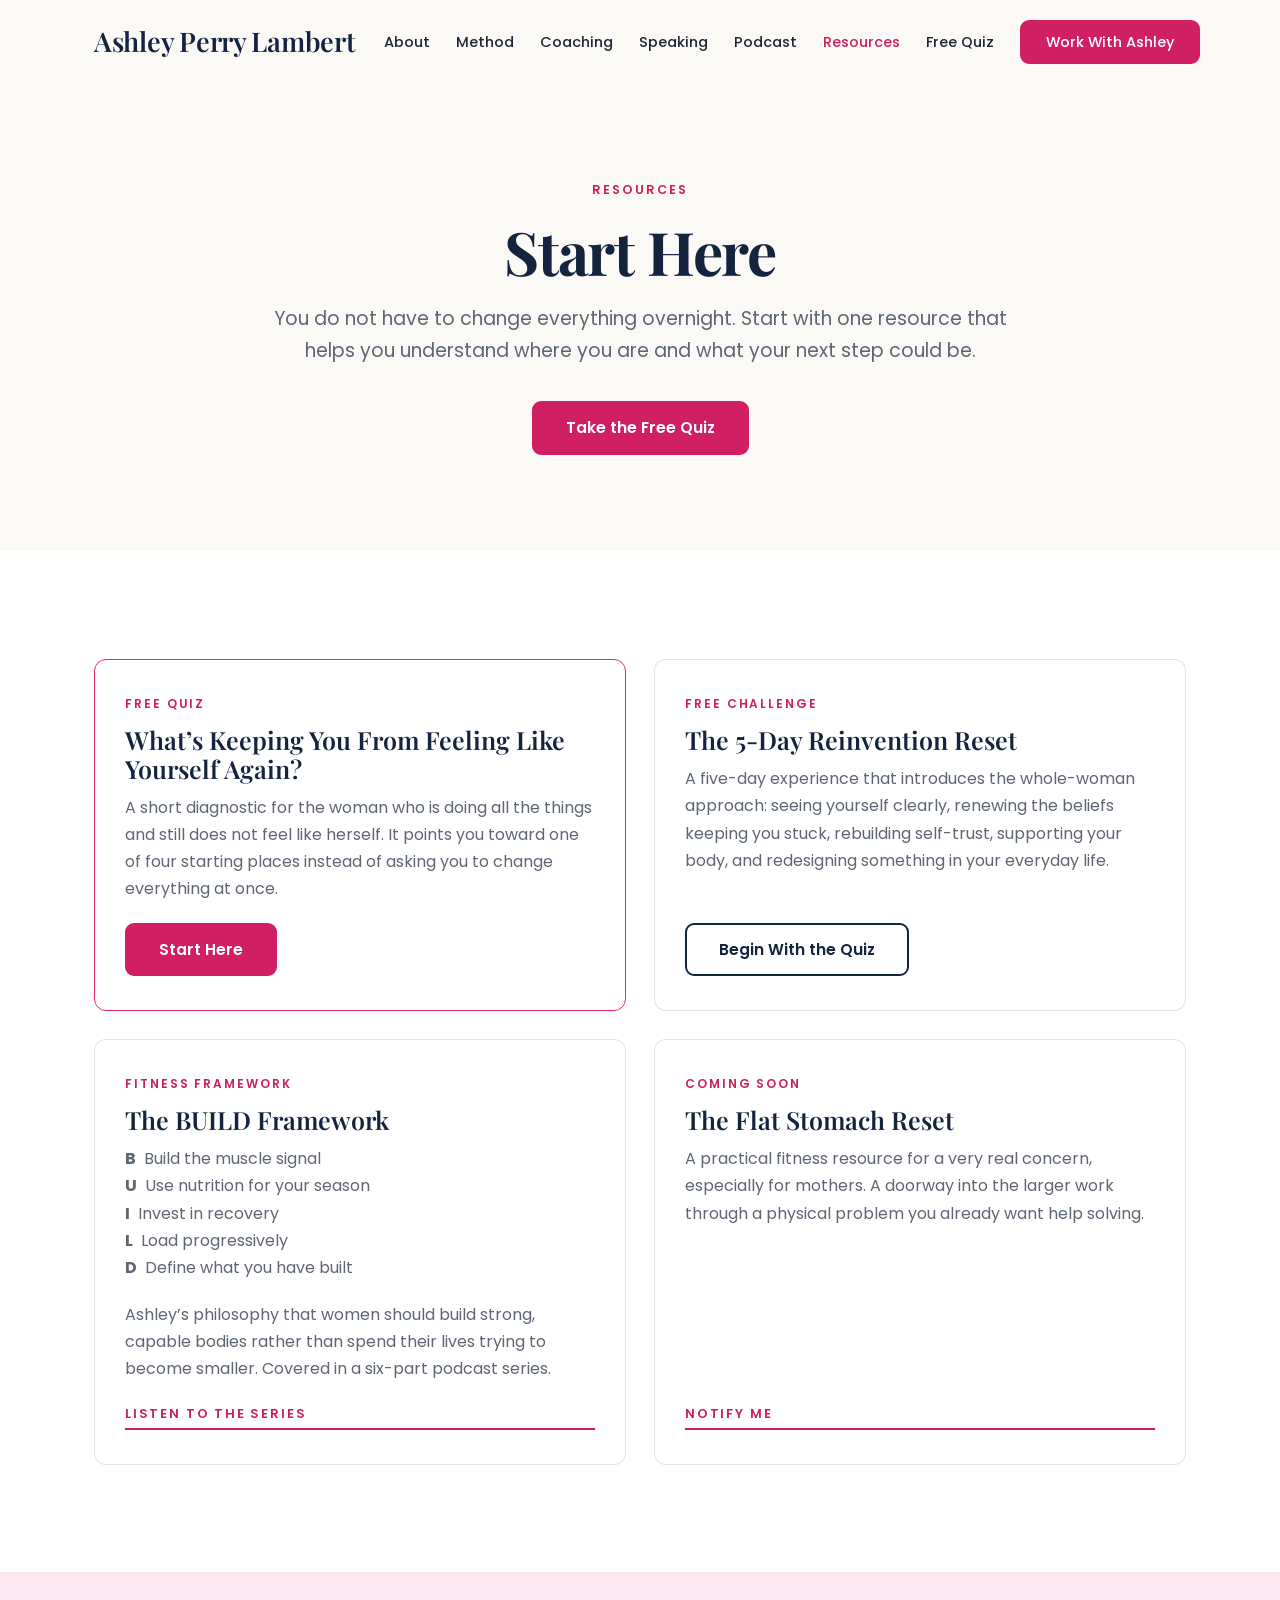
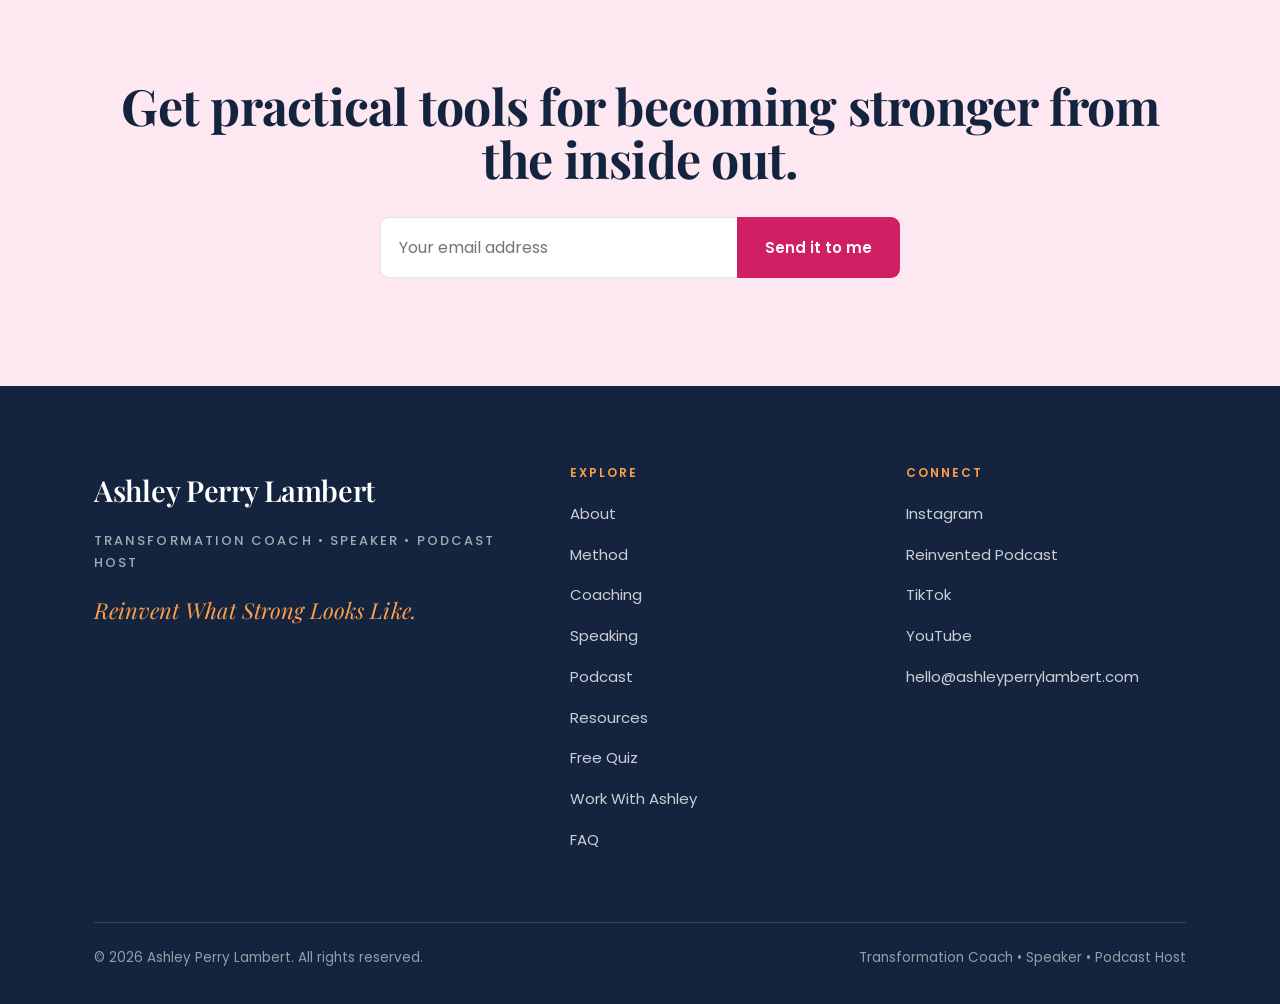
<file: resources.html>
<!DOCTYPE html>
<html lang="en">
<head>
<meta charset="utf-8">
<meta name="viewport" content="width=device-width, initial-scale=1">
<title>Free Resources | Ashley Perry Lambert</title>
<meta name="description" content="Free resources from Ashley Perry Lambert, including the quiz and the 5-Day Reinvention Reset, to help you take your next step.">
<link rel="canonical" href="https://ashleyperrylambert.com/resources.html">
<meta name="robots" content="index, follow">
<meta name="author" content="Ashley Perry Lambert">
<meta name="theme-color" content="#14243F">
<meta property="og:type" content="website">
<meta property="og:site_name" content="Ashley Perry Lambert">
<meta property="og:title" content="Free Resources | Ashley Perry Lambert">
<meta property="og:description" content="Free resources from Ashley Perry Lambert, including the quiz and the 5-Day Reinvention Reset, to help you take your next step.">
<meta property="og:url" content="https://ashleyperrylambert.com/resources.html">
<meta property="og:image" content="https://ashleyperrylambert.com/images/og-image.jpg">
<meta property="og:image:width" content="1200">
<meta property="og:image:height" content="630">
<meta property="og:image:alt" content="Ashley Perry Lambert, Transformation Coach, smiling in a coral top">
<meta property="og:locale" content="en_US">
<meta name="twitter:card" content="summary_large_image">
<meta name="twitter:title" content="Free Resources | Ashley Perry Lambert">
<meta name="twitter:description" content="Free resources from Ashley Perry Lambert, including the quiz and the 5-Day Reinvention Reset, to help you take your next step.">
<meta name="twitter:image" content="https://ashleyperrylambert.com/images/og-image.jpg">
<link rel="icon" type="image/png" sizes="32x32" href="images/favicon-32.png">
<link rel="icon" type="image/png" sizes="16x16" href="images/favicon-16.png">
<link rel="apple-touch-icon" sizes="180x180" href="images/apple-touch-icon.png">

<link rel="preconnect" href="https://fonts.googleapis.com"><link rel="preconnect" href="https://fonts.gstatic.com" crossorigin><link href="https://fonts.googleapis.com/css2?family=Playfair+Display:ital,wght@0,500;0,600;0,700;1,500;1,600&family=Poppins:wght@300;400;500;600;700&display=swap" rel="stylesheet">
<link rel="stylesheet" href="css/style.css">
</head>
<body>
<a class="skip-link" href="#main">Skip to main content</a>
<header class="site-header" id="siteHeader">
  <div class="header-inner">
    <a class="brand" href="index.html">Ashley Perry Lambert</a>
    <button class="nav-toggle" id="navToggle" aria-label="Open menu" aria-expanded="false" aria-controls="nav">
      <span></span><span></span><span></span>
    </button>
    <nav class="nav" id="nav"><a href="about.html">About</a><a href="method.html">Method</a><a href="coaching.html">Coaching</a><a href="speaking.html">Speaking</a><a href="podcast.html">Podcast</a><a href="resources.html" class="active">Resources</a><a href="quiz.html">Free Quiz</a><a class="btn btn-pink" href="work-with-ashley.html">Work With Ashley</a></nav>
  </div>
</header>
<main id="main" tabindex="-1">
<section class="page-hero solo bg-cream">
  <div class="inner">
    <div class="eyebrow">Resources</div>
    <h1>Start Here</h1>
    <p class="lede">You do not have to change everything overnight. Start with one resource that helps you understand where you are and what your next step could be.</p>
    <div class="btn-row" style="justify-content:center"><a class="btn btn-pink" href="quiz.html">Take the Free Quiz</a></div>
  </div>
</section>

<section class="section bg-white">
  <div class="wrap">
    <div class="grid2">
      <div class="card feature">
        <div class="kicker">Free quiz</div>
        <h3>What&rsquo;s Keeping You From Feeling Like Yourself Again?</h3>
        <p>A short diagnostic for the woman who is doing all the things and still does not feel like herself. It points you toward one of four starting places instead of asking you to change everything at once.</p>
        <a class="btn btn-pink" href="quiz.html" style="align-self:flex-start">Start Here</a>
      </div>
      <div class="card">
        <div class="kicker">Free challenge</div>
        <h3>The 5-Day Reinvention Reset</h3>
        <p>A five-day experience that introduces the whole-woman approach: seeing yourself clearly, renewing the beliefs keeping you stuck, rebuilding self-trust, supporting your body, and redesigning something in your everyday life.</p>
        <a class="btn btn-outline" href="quiz.html" style="align-self:flex-start">Begin With the Quiz</a>
      </div>
      <div class="card">
        <div class="kicker">Fitness framework</div>
        <h3>The BUILD Framework</h3>
        <p><strong>B</strong> &nbsp;Build the muscle signal<br>
           <strong>U</strong> &nbsp;Use nutrition for your season<br>
           <strong>I</strong> &nbsp;Invest in recovery<br>
           <strong>L</strong> &nbsp;Load progressively<br>
           <strong>D</strong> &nbsp;Define what you have built</p>
        <p>Ashley&rsquo;s philosophy that women should build strong, capable bodies rather than spend their lives trying to become smaller. Covered in a six-part podcast series.</p>
        <a class="textlink" href="podcast.html">Listen to the series</a>
      </div>
      <div class="card">
        <div class="kicker">Coming soon</div>
        <h3>The Flat Stomach Reset</h3>
        <p>A practical fitness resource for a very real concern, especially for mothers. A doorway into the larger work through a physical problem you already want help solving.</p>
        <a class="textlink" href="quiz.html">Notify me</a>
      </div>
    </div>
  </div>
</section>

<section class="section bg-petal">
  <div class="wrap center">
    <h2>Get practical tools for becoming stronger from the inside out.</h2>
    <form class="signup" action="https://formspree.io/f/YOUR_FORM_ID" method="POST"><input type="hidden" name="_subject" value="New Email Signup (website)">
      <input type="email" name="email" required autocomplete="email" placeholder="Your email address" aria-label="Your email address">
      <button type="submit">Send it to me</button>
    </form>
  </div>
</section>
</main>
<footer class="site-footer">
  <div class="wrap">
    <div class="footer-grid">
      <div>
        <span class="brand">Ashley Perry Lambert</span>
        <div class="title">Transformation Coach &bull; Speaker &bull; Podcast Host</div>
        <div class="tag">Reinvent What Strong Looks Like.</div>
      </div>
      <div>
        <h4>Explore</h4>
        <ul><li><a href="about.html">About</a></li><li><a href="method.html">Method</a></li><li><a href="coaching.html">Coaching</a></li><li><a href="speaking.html">Speaking</a></li><li><a href="podcast.html">Podcast</a></li><li><a href="resources.html">Resources</a></li><li><a href="quiz.html">Free Quiz</a></li><li><a href="work-with-ashley.html">Work With Ashley</a></li><li><a href="faq.html">FAQ</a></li></ul>
      </div>
      <div>
        <h4>Connect</h4>
        <ul>
          <li><a href="https://www.instagram.com/ashleyperrylambert/" target="_blank" rel="noopener">Instagram<span class="sr-only"> (opens in a new tab)</span></a></li>
          <li><a href="https://podcasts.apple.com/us/podcast/fat-loss-reinvention-lose-weight-build-muscle-strength/id1865337221" target="_blank" rel="noopener">Reinvented Podcast<span class="sr-only"> (opens in a new tab)</span></a></li>
          <li><a href="https://www.tiktok.com/@ashleyperrylambert" target="_blank" rel="noopener">TikTok<span class="sr-only"> (opens in a new tab)</span></a></li>
          <li><a href="https://www.youtube.com/@AshleyPerryLambert" target="_blank" rel="noopener">YouTube<span class="sr-only"> (opens in a new tab)</span></a></li>
          <li><a href="mailto:hello@ashleyperrylambert.com">hello@ashleyperrylambert.com</a></li>
        </ul>
      </div>
    </div>
    <div class="footer-bottom">
      <span>&copy; 2026 Ashley Perry Lambert. All rights reserved.</span>
      <span>Transformation Coach &bull; Speaker &bull; Podcast Host</span>
    </div>
  </div>
</footer>
<script>
(function(){
  var t=document.getElementById('navToggle'),n=document.getElementById('nav'),h=document.getElementById('siteHeader');
  if(t){t.addEventListener('click',function(){
    var open=n.classList.toggle('open');
    t.setAttribute('aria-expanded',open?'true':'false');
    t.setAttribute('aria-label',open?'Close menu':'Open menu');
  });}
  if(h){window.addEventListener('scroll',function(){h.classList.toggle('stuck',window.scrollY>8);},{passive:true});}
  var sf=document.getElementById('speakingForm');
  if(sf){sf.addEventListener('submit',function(){
    var t=sf.querySelector('[name=type]'), sub=document.getElementById('speakingSubject');
    if(t&&sub){sub.value = /podcast|media/i.test(t.value) ? 'Podcast / Media Request (website)' : 'Speaking Request (website)';}
  });}
  // ---- scroll motion: text rises, photos slide in from their side, grids stagger ----
  var reduce = window.matchMedia && window.matchMedia('(prefers-reduced-motion: reduce)').matches;
  if(!reduce && 'IntersectionObserver' in window){
    var main=document.querySelector('main'); if(!main) return;
    var boxes='.card,.tcard,.path,.topic,.formcard,.faq details,.band4 > div,.method > div,.taggrid';
    var text='h2,h3,h4,p,ul,ol,.eyebrow,.statement,.btn-row,.q,.lede';
    var targets=[];
    main.querySelectorAll(boxes).forEach(function(el){ if(!el.closest('.hero') && !el.parentElement.closest(boxes)) targets.push([el,'up']); });
    main.querySelectorAll(text).forEach(function(el){ if(!el.closest('.hero') && !el.closest(boxes)) targets.push([el,'up']); });
    main.querySelectorAll('img').forEach(function(img){
      if(img.closest('.hero') && img.classList.contains('hero-cutout')) return;
      if(img.closest(boxes)) return;
      if(img.closest('.photobreak')){ targets.push([img,'zoom']); return; }
      var grid=img.parentElement, kids=grid?Array.prototype.filter.call(grid.children,function(c){return c.offsetParent!==null||true;}):[];
      targets.push([img, kids[0]===img ? 'left' : 'right']);
    });
    var io=new IntersectionObserver(function(es){
      es.forEach(function(e){ if(e.isIntersecting){ e.target.classList.add('in'); io.unobserve(e.target); } });
    },{threshold:.12,rootMargin:'0px 0px -60px 0px'});
    var seen=new Map();
    targets.forEach(function(t){
      var el=t[0], parent=el.parentElement, n=(seen.get(parent)||0);
      seen.set(parent,n+1);
      el.classList.add('reveal','reveal-'+t[1]);
      el.style.transitionDelay=Math.min(n*90,450)+'ms';
      io.observe(el);
    });
  }
})();
</script>
</body>
</html>
</file>
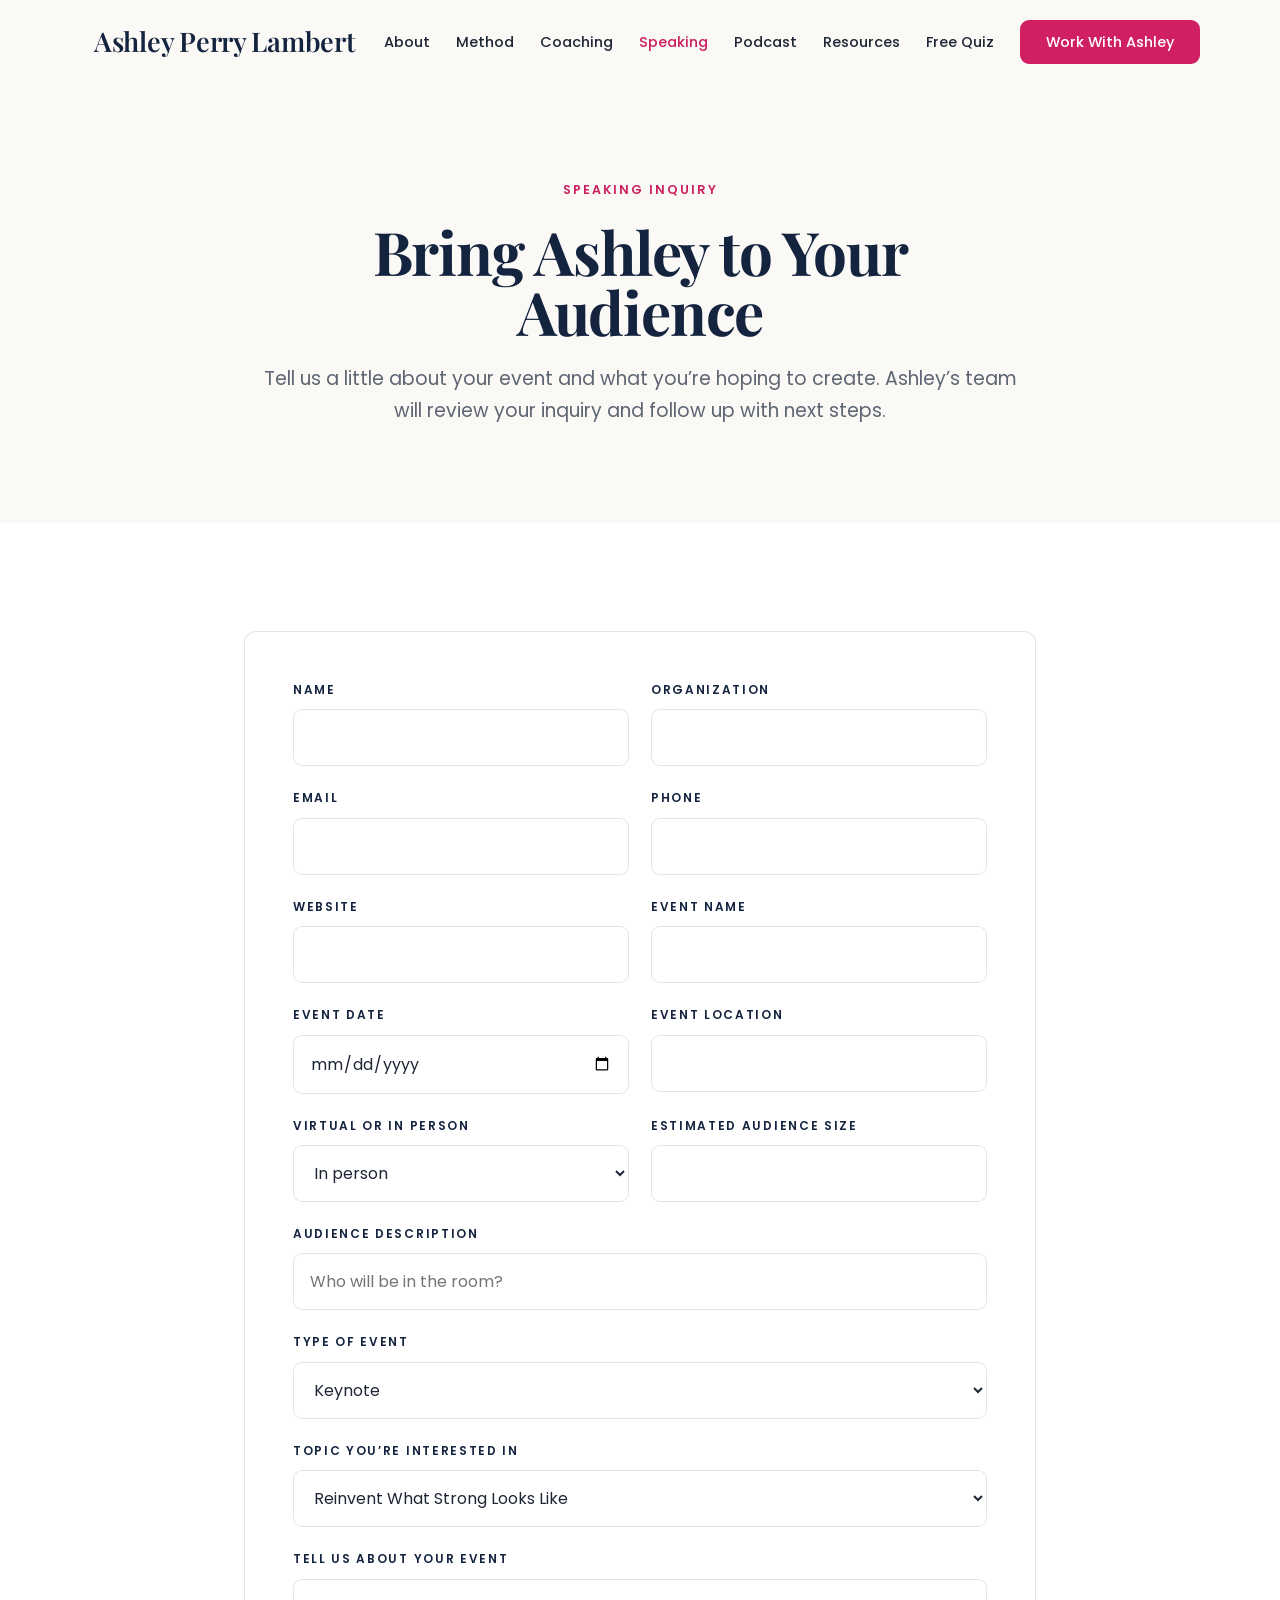
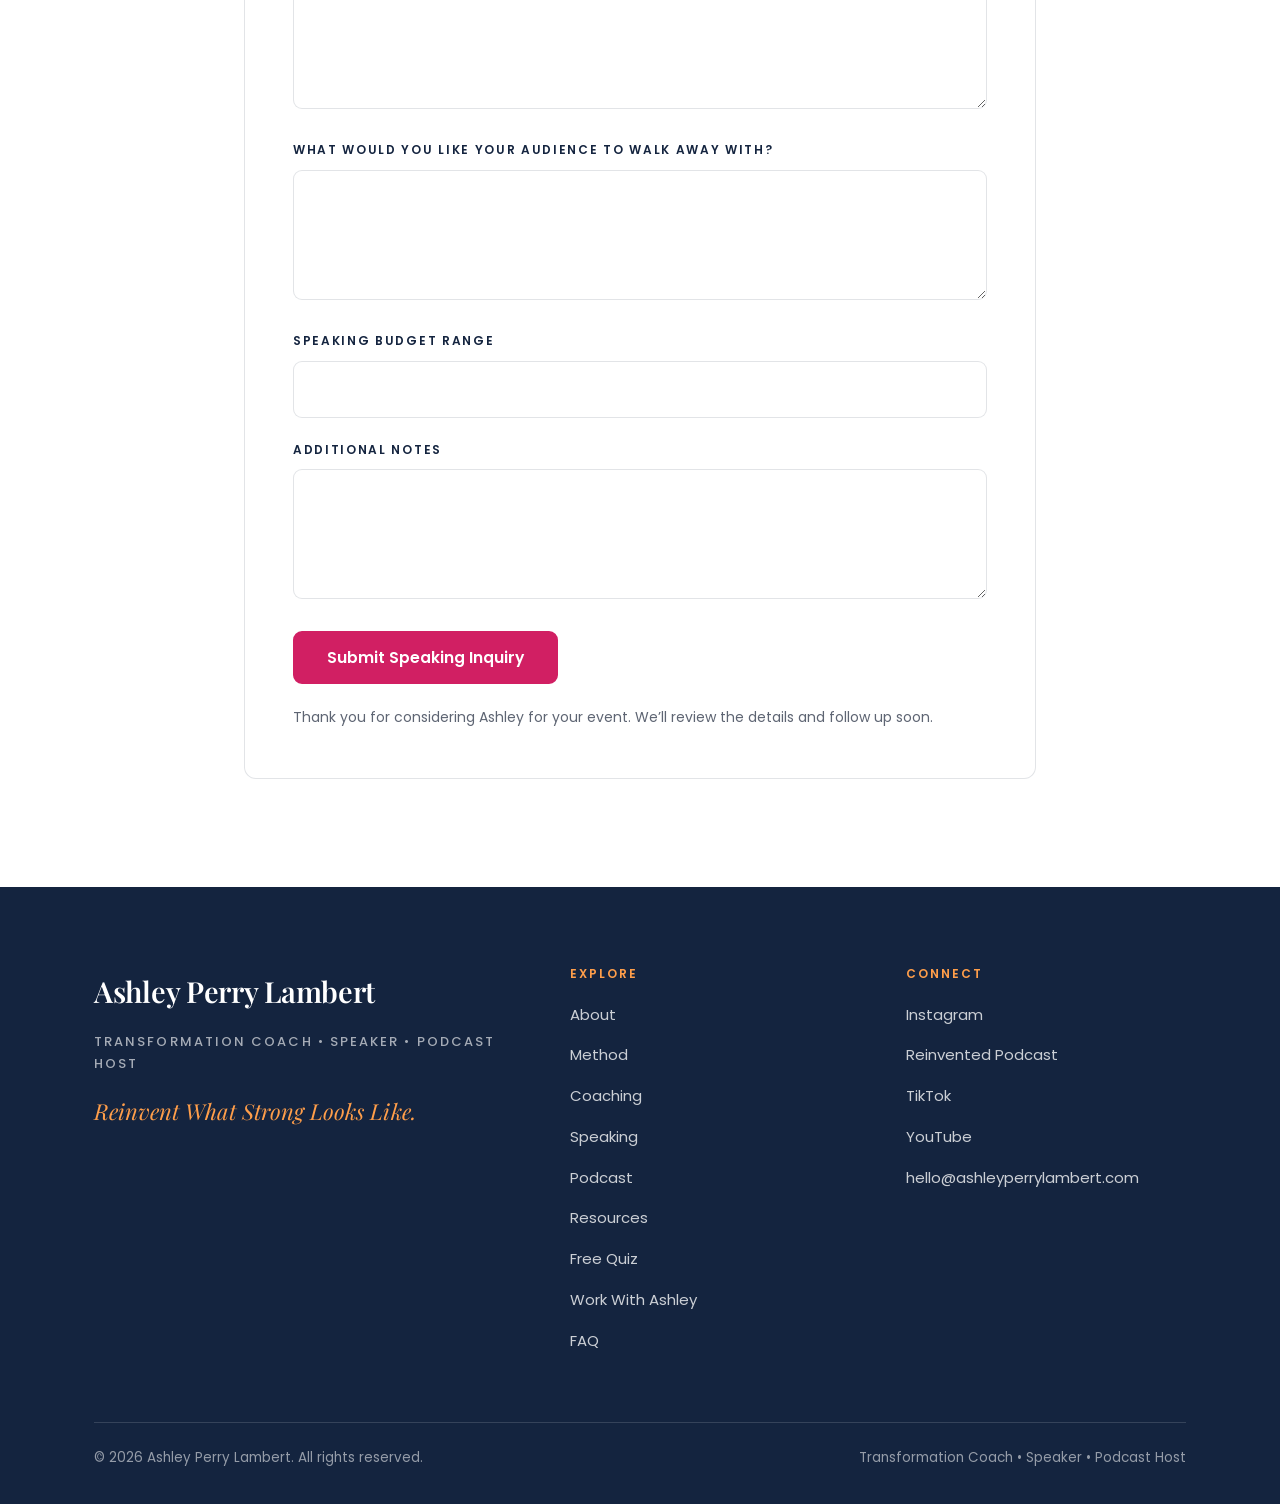
<file: speaking-inquiry.html>
<!DOCTYPE html>
<html lang="en">
<head>
<meta charset="utf-8">
<meta name="viewport" content="width=device-width, initial-scale=1">
<title>Speaking Inquiry | Ashley Perry Lambert</title>
<meta name="description" content="Invite Ashley Perry Lambert to speak at your conference, retreat, church, corporate wellness program, or podcast.">
<link rel="canonical" href="https://ashleyperrylambert.com/speaking-inquiry.html">
<meta name="robots" content="index, follow">
<meta name="author" content="Ashley Perry Lambert">
<meta name="theme-color" content="#14243F">
<meta property="og:type" content="website">
<meta property="og:site_name" content="Ashley Perry Lambert">
<meta property="og:title" content="Speaking Inquiry | Ashley Perry Lambert">
<meta property="og:description" content="Invite Ashley Perry Lambert to speak at your conference, retreat, church, corporate wellness program, or podcast.">
<meta property="og:url" content="https://ashleyperrylambert.com/speaking-inquiry.html">
<meta property="og:image" content="https://ashleyperrylambert.com/images/og-image.jpg">
<meta property="og:image:width" content="1200">
<meta property="og:image:height" content="630">
<meta property="og:image:alt" content="Ashley Perry Lambert, Transformation Coach, smiling in a coral top">
<meta property="og:locale" content="en_US">
<meta name="twitter:card" content="summary_large_image">
<meta name="twitter:title" content="Speaking Inquiry | Ashley Perry Lambert">
<meta name="twitter:description" content="Invite Ashley Perry Lambert to speak at your conference, retreat, church, corporate wellness program, or podcast.">
<meta name="twitter:image" content="https://ashleyperrylambert.com/images/og-image.jpg">
<link rel="icon" type="image/png" sizes="32x32" href="images/favicon-32.png">
<link rel="icon" type="image/png" sizes="16x16" href="images/favicon-16.png">
<link rel="apple-touch-icon" sizes="180x180" href="images/apple-touch-icon.png">

<link rel="preconnect" href="https://fonts.googleapis.com"><link rel="preconnect" href="https://fonts.gstatic.com" crossorigin><link href="https://fonts.googleapis.com/css2?family=Playfair+Display:ital,wght@0,500;0,600;0,700;1,500;1,600&family=Poppins:wght@300;400;500;600;700&display=swap" rel="stylesheet">
<link rel="stylesheet" href="css/style.css">
</head>
<body>
<a class="skip-link" href="#main">Skip to main content</a>
<header class="site-header" id="siteHeader">
  <div class="header-inner">
    <a class="brand" href="index.html">Ashley Perry Lambert</a>
    <button class="nav-toggle" id="navToggle" aria-label="Open menu" aria-expanded="false" aria-controls="nav">
      <span></span><span></span><span></span>
    </button>
    <nav class="nav" id="nav"><a href="about.html">About</a><a href="method.html">Method</a><a href="coaching.html">Coaching</a><a href="speaking.html" class="active">Speaking</a><a href="podcast.html">Podcast</a><a href="resources.html">Resources</a><a href="quiz.html">Free Quiz</a><a class="btn btn-pink" href="work-with-ashley.html">Work With Ashley</a></nav>
  </div>
</header>
<main id="main" tabindex="-1">
<section class="page-hero solo bg-cream">
  <div class="inner">
    <div class="eyebrow">Speaking inquiry</div>
    <h1>Bring Ashley to Your Audience</h1>
    <p class="lede">Tell us a little about your event and what you&rsquo;re hoping to create. Ashley&rsquo;s team will review your inquiry and follow up with next steps.</p>
  </div>
</section>

<section class="section bg-white">
  <div class="wrap" style="max-width:920px">
    <div class="formcard">
      <form class="form" id="speakingForm" action="https://formspree.io/f/xyezjopn" method="POST"><input type="hidden" name="subject" id="speakingSubject" value="Speaking Request (website)">
        <div class="f2"><div class="field"><label for="name">Name</label><input id="name" name="name" type="text" placeholder="" required autocomplete="name"></div><div class="field"><label for="org">Organization</label><input id="org" name="org" type="text" placeholder="" autocomplete="organization"></div></div>
        <div class="f2"><div class="field"><label for="email">Email</label><input id="email" name="email" type="email" placeholder="" required autocomplete="email"></div><div class="field"><label for="phone">Phone</label><input id="phone" name="phone" type="tel" placeholder="" autocomplete="tel"></div></div>
        <div class="f2"><div class="field"><label for="website">Website</label><input id="website" name="website" type="url" placeholder="" autocomplete="url"></div><div class="field"><label for="eventname">Event name</label><input id="eventname" name="eventname" type="text" placeholder=""></div></div>
        <div class="f2"><div class="field"><label for="eventdate">Event date</label><input id="eventdate" name="eventdate" type="date" placeholder=""></div><div class="field"><label for="eventloc">Event location</label><input id="eventloc" name="eventloc" type="text" placeholder=""></div></div>
        <div class="f2"><div class="field"><label for="format">Virtual or in person</label><select id="format" name="format"><option>In person</option><option>Virtual</option><option>Either</option></select></div><div class="field"><label for="size">Estimated audience size</label><input id="size" name="size" type="text" placeholder=""></div></div>
        <div class="field"><label for="audience">Audience description</label><input id="audience" name="audience" type="text" placeholder="Who will be in the room?"></div>
        <div class="field"><label for="type">Type of event</label><select id="type" name="type"><option>Keynote</option><option>Workshop</option><option>Panel</option><option>Retreat</option><option>Corporate Wellness</option><option>Church or Ministry</option><option>Podcast/Media</option><option>Other</option></select></div>
        <div class="field"><label for="topic">Topic you&rsquo;re interested in</label><select id="topic" name="topic"><option>Reinvent What Strong Looks Like</option><option>Strong From the Inside Out</option><option>Stop Searching Outward</option><option>Health That Supports Your Life</option><option>Identity Beyond the Mirror</option><option>Not sure yet</option></select></div>
        <div class="field"><label for="details">Tell us about your event</label><textarea id="details" name="details" placeholder=""></textarea></div>
        <div class="field"><label for="outcome">What would you like your audience to walk away with?</label><textarea id="outcome" name="outcome" placeholder=""></textarea></div>
        <div class="field"><label for="budget">Speaking budget range</label><input id="budget" name="budget" type="text" placeholder=""></div>
        <div class="field"><label for="notes">Additional notes</label><textarea id="notes" name="notes" placeholder=""></textarea></div>
        <div><button class="btn btn-pink" type="submit">Submit Speaking Inquiry</button></div>
        <p class="formnote">Thank you for considering Ashley for your event. We&rsquo;ll review the details and follow up soon.</p>
      </form>
    </div>
  </div>
</section>
</main>
<footer class="site-footer">
  <div class="wrap">
    <div class="footer-grid">
      <div>
        <span class="brand">Ashley Perry Lambert</span>
        <div class="title">Transformation Coach &bull; Speaker &bull; Podcast Host</div>
        <div class="tag">Reinvent What Strong Looks Like.</div>
      </div>
      <div>
        <h4>Explore</h4>
        <ul><li><a href="about.html">About</a></li><li><a href="method.html">Method</a></li><li><a href="coaching.html">Coaching</a></li><li><a href="speaking.html">Speaking</a></li><li><a href="podcast.html">Podcast</a></li><li><a href="resources.html">Resources</a></li><li><a href="quiz.html">Free Quiz</a></li><li><a href="work-with-ashley.html">Work With Ashley</a></li><li><a href="faq.html">FAQ</a></li></ul>
      </div>
      <div>
        <h4>Connect</h4>
        <ul>
          <li><a href="https://www.instagram.com/ashleyperrylambert/" target="_blank" rel="noopener">Instagram<span class="sr-only"> (opens in a new tab)</span></a></li>
          <li><a href="https://podcasts.apple.com/us/podcast/fat-loss-reinvention-lose-weight-build-muscle-strength/id1865337221" target="_blank" rel="noopener">Reinvented Podcast<span class="sr-only"> (opens in a new tab)</span></a></li>
          <li><a href="https://www.tiktok.com/@ashleyperrylambert" target="_blank" rel="noopener">TikTok<span class="sr-only"> (opens in a new tab)</span></a></li>
          <li><a href="https://www.youtube.com/@AshleyPerryLambert" target="_blank" rel="noopener">YouTube<span class="sr-only"> (opens in a new tab)</span></a></li>
          <li><a href="mailto:hello@ashleyperrylambert.com">hello@ashleyperrylambert.com</a></li>
        </ul>
      </div>
    </div>
    <div class="footer-bottom">
      <span>&copy; 2026 Ashley Perry Lambert. All rights reserved.</span>
      <span>Transformation Coach &bull; Speaker &bull; Podcast Host</span>
    </div>
  </div>
</footer>
<script>
(function(){
  var t=document.getElementById('navToggle'),n=document.getElementById('nav'),h=document.getElementById('siteHeader');
  if(t){t.addEventListener('click',function(){
    var open=n.classList.toggle('open');
    t.setAttribute('aria-expanded',open?'true':'false');
    t.setAttribute('aria-label',open?'Close menu':'Open menu');
  });}
  if(h){window.addEventListener('scroll',function(){h.classList.toggle('stuck',window.scrollY>8);},{passive:true});}
  var sf=document.getElementById('speakingForm');
  if(sf){sf.addEventListener('submit',function(){
    var t=sf.querySelector('[name=type]'), sub=document.getElementById('speakingSubject');
    if(t&&sub){sub.value = /podcast|media/i.test(t.value) ? 'Podcast / Media Request (website)' : 'Speaking Request (website)';}
  });}
  // ---- scroll motion: text rises, photos slide in from their side, grids stagger ----
  var reduce = window.matchMedia && window.matchMedia('(prefers-reduced-motion: reduce)').matches;
  if(!reduce && 'IntersectionObserver' in window){
    var main=document.querySelector('main'); if(!main) return;
    var boxes='.card,.tcard,.path,.topic,.formcard,.faq details,.band4 > div,.method > div,.taggrid';
    var text='h2,h3,h4,p,ul,ol,.eyebrow,.statement,.btn-row,.q,.lede';
    var targets=[];
    main.querySelectorAll(boxes).forEach(function(el){ if(!el.closest('.hero') && !el.parentElement.closest(boxes)) targets.push([el,'up']); });
    main.querySelectorAll(text).forEach(function(el){ if(!el.closest('.hero') && !el.closest(boxes)) targets.push([el,'up']); });
    main.querySelectorAll('img').forEach(function(img){
      if(img.closest('.hero') && img.classList.contains('hero-cutout')) return;
      if(img.closest(boxes)) return;
      if(img.closest('.photobreak')){ targets.push([img,'zoom']); return; }
      var grid=img.parentElement, kids=grid?Array.prototype.filter.call(grid.children,function(c){return c.offsetParent!==null||true;}):[];
      targets.push([img, kids[0]===img ? 'left' : 'right']);
    });
    var io=new IntersectionObserver(function(es){
      es.forEach(function(e){ if(e.isIntersecting){ e.target.classList.add('in'); io.unobserve(e.target); } });
    },{threshold:.12,rootMargin:'0px 0px -60px 0px'});
    var seen=new Map();
    targets.forEach(function(t){
      var el=t[0], parent=el.parentElement, n=(seen.get(parent)||0);
      seen.set(parent,n+1);
      el.classList.add('reveal','reveal-'+t[1]);
      el.style.transitionDelay=Math.min(n*90,450)+'ms';
      io.observe(el);
    });
  }
})();
</script>
</body>
</html>
</file>
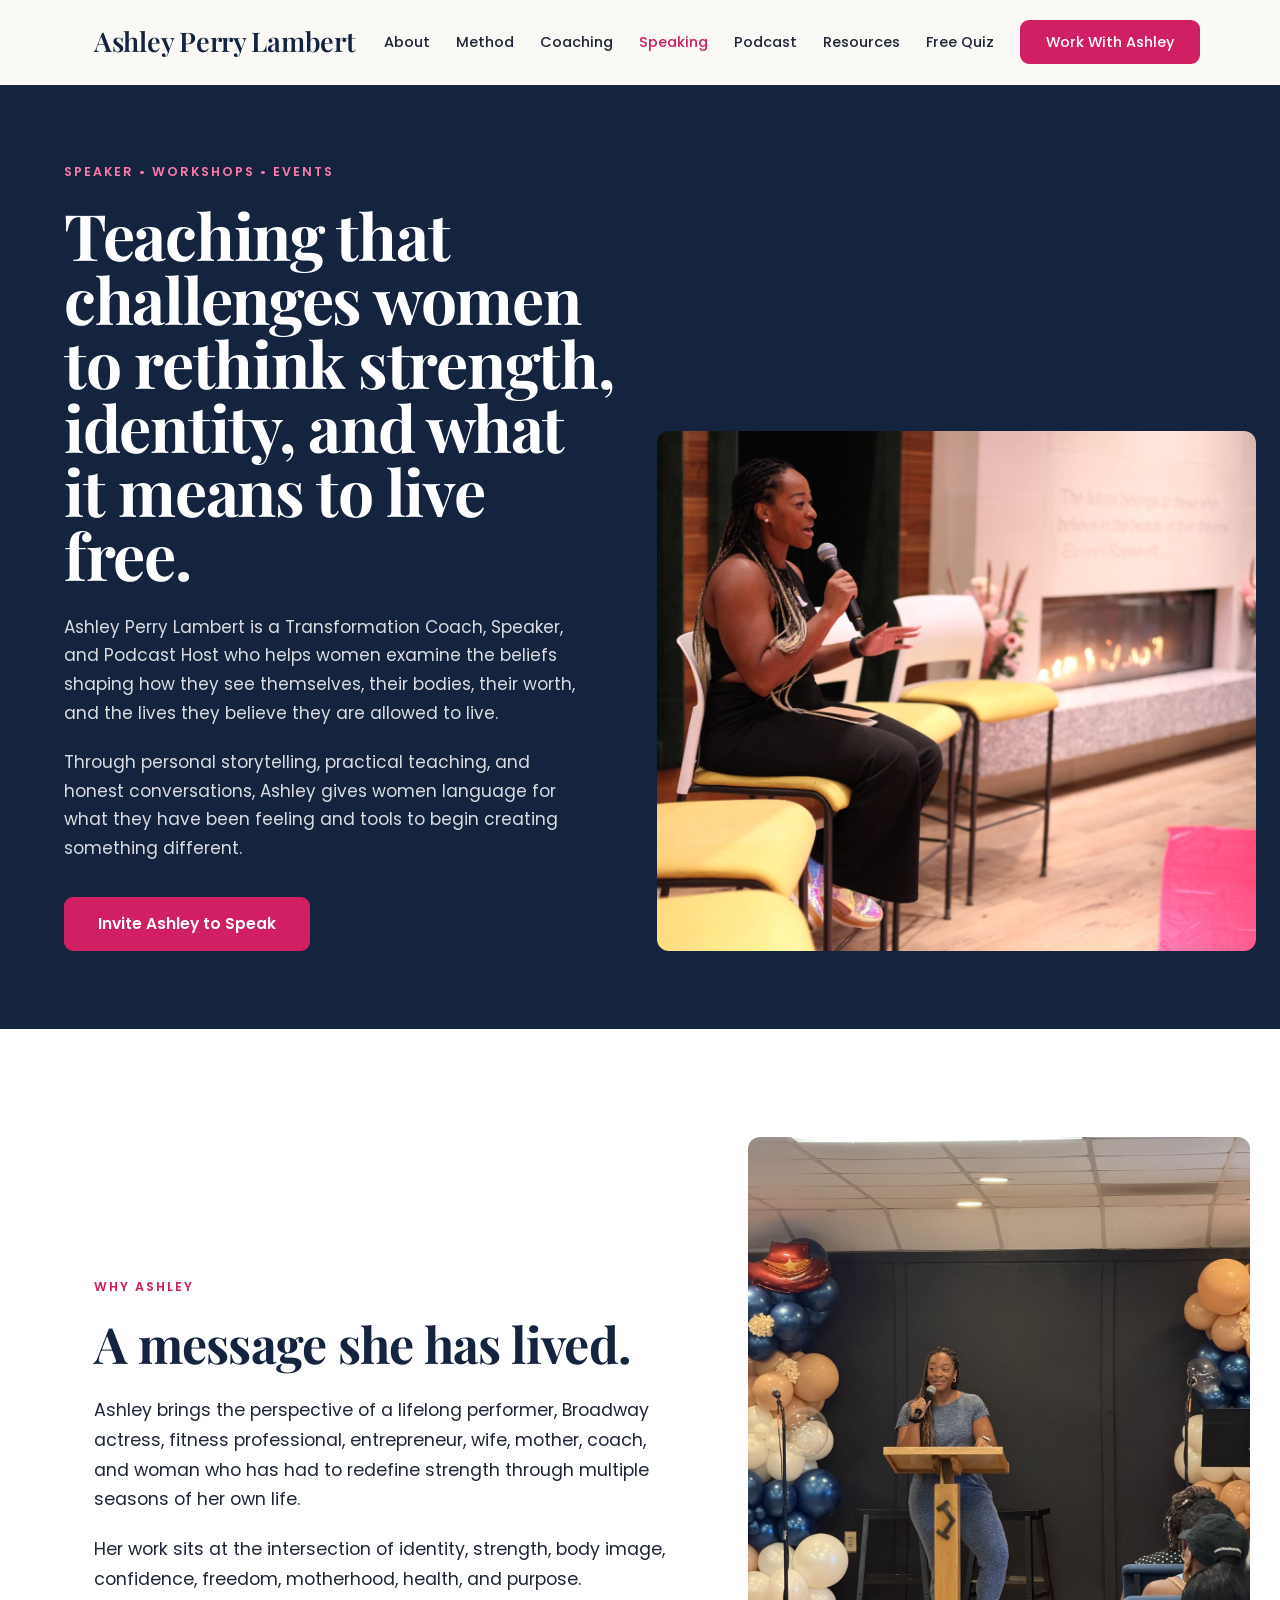
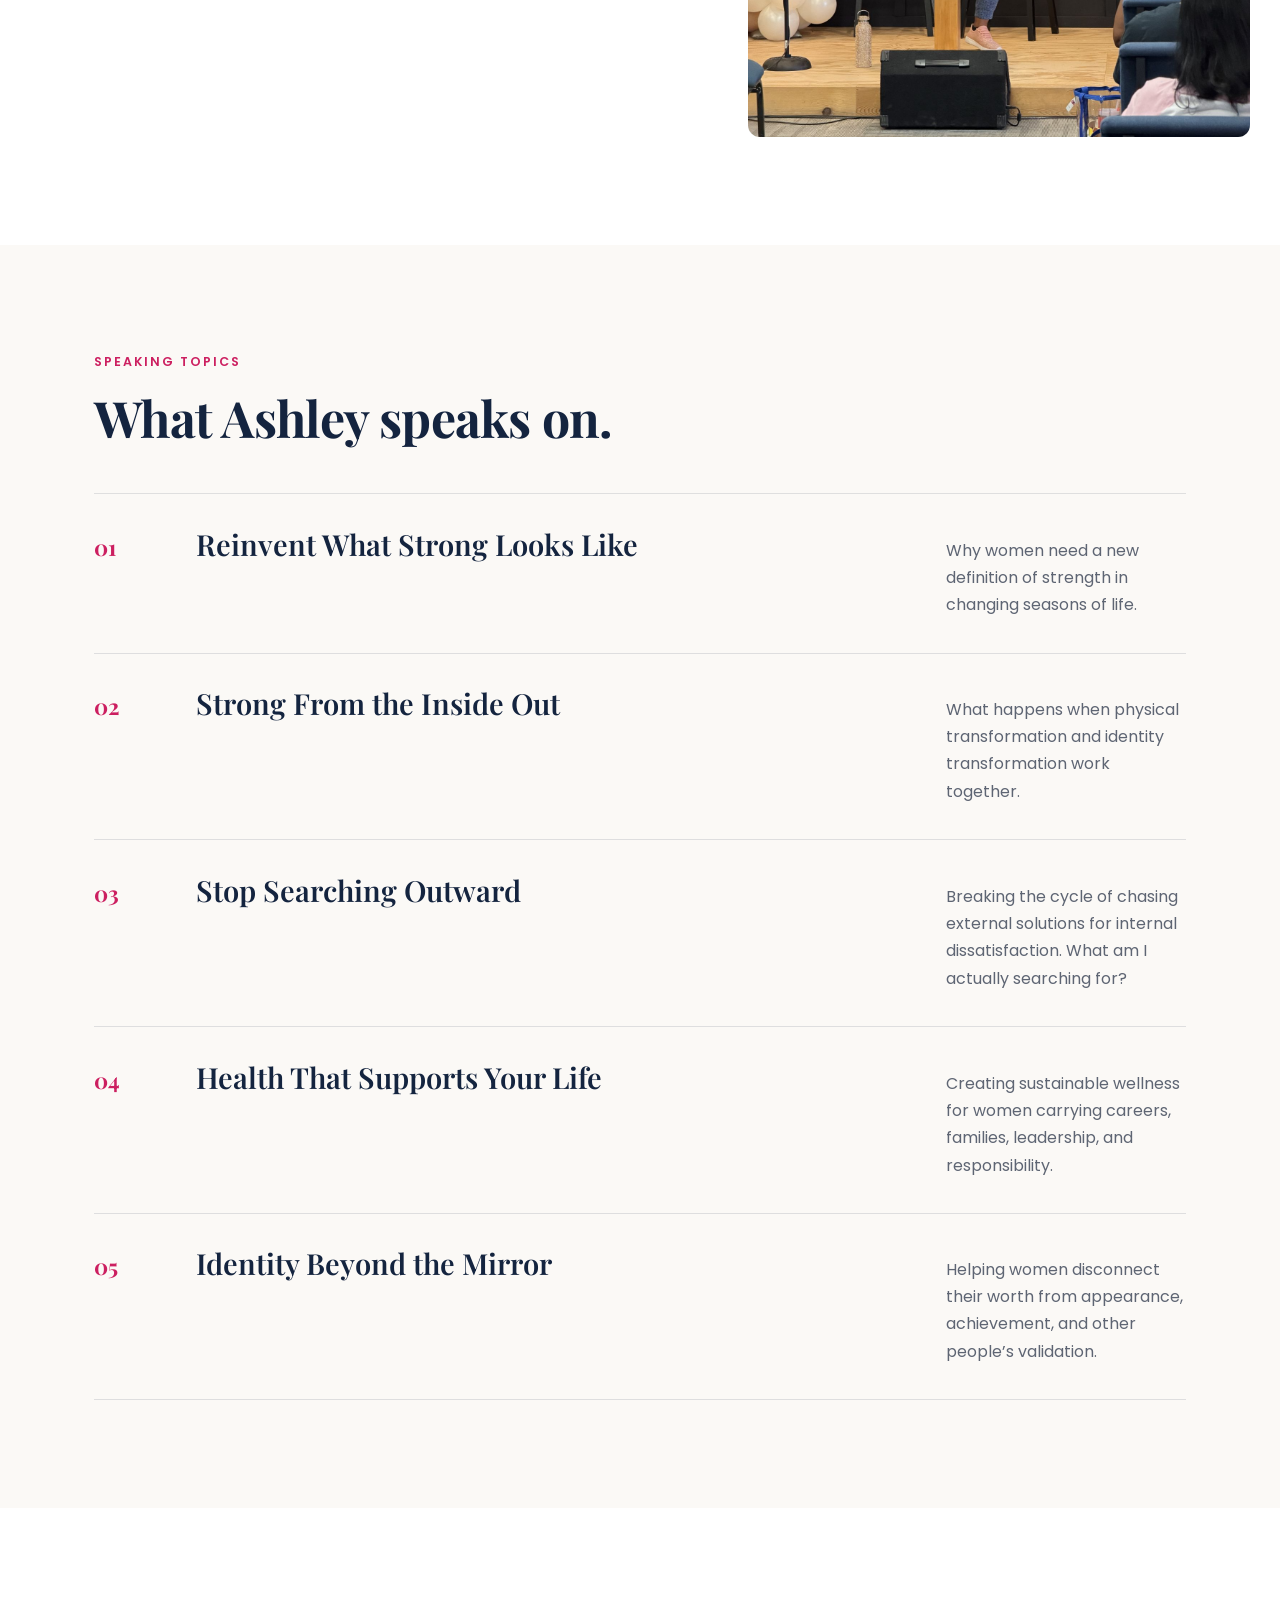
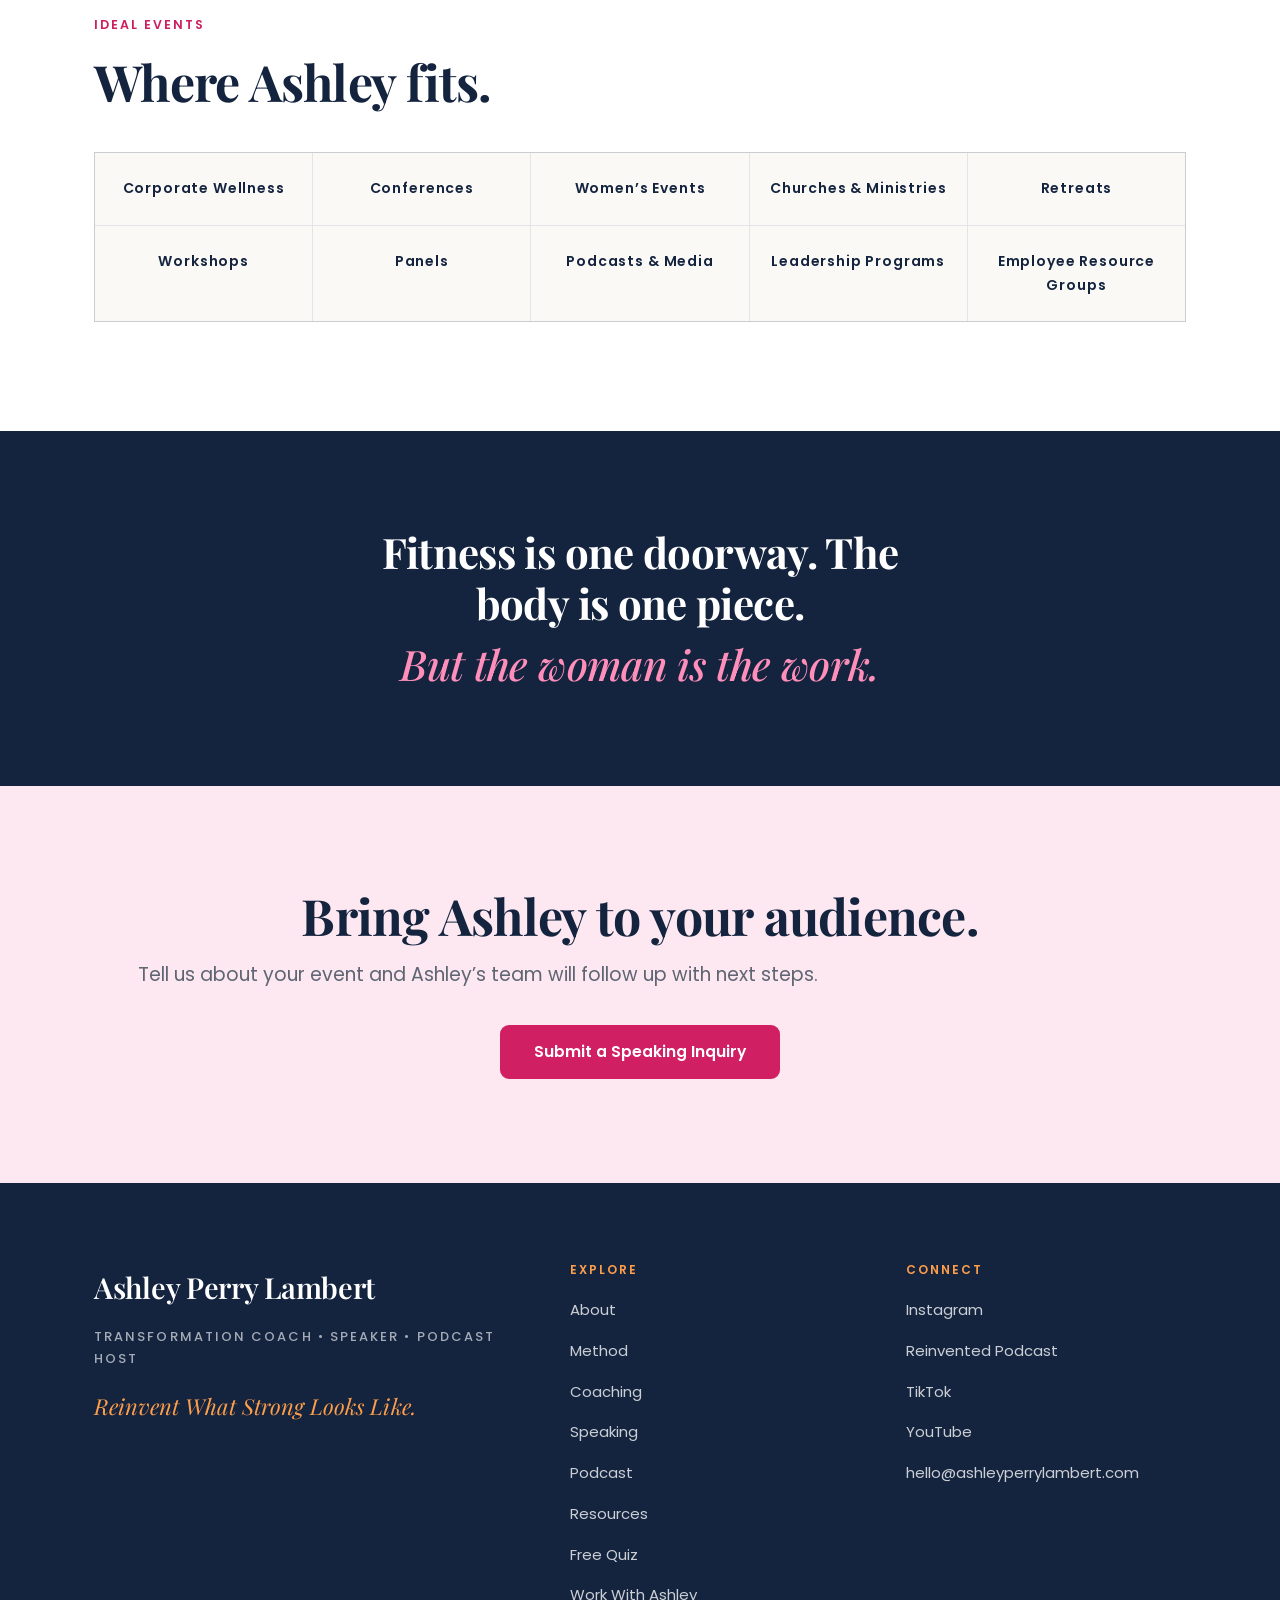
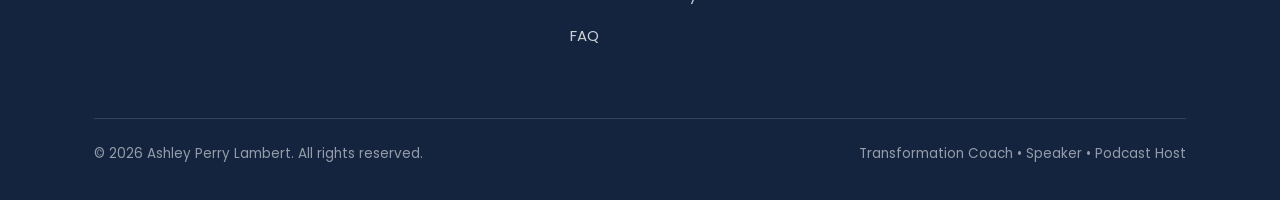
<file: speaking.html>
<!DOCTYPE html>
<html lang="en">
<head>
<meta charset="utf-8">
<meta name="viewport" content="width=device-width, initial-scale=1">
<title>Speaking | Ashley Perry Lambert</title>
<meta name="description" content="Book Ashley Perry Lambert to speak on strength, identity, body image, and purpose at conferences, corporate wellness events, churches, and retreats.">
<link rel="canonical" href="https://ashleyperrylambert.com/speaking.html">
<meta name="robots" content="index, follow">
<meta name="author" content="Ashley Perry Lambert">
<meta name="theme-color" content="#14243F">
<meta property="og:type" content="website">
<meta property="og:site_name" content="Ashley Perry Lambert">
<meta property="og:title" content="Speaking | Ashley Perry Lambert">
<meta property="og:description" content="Book Ashley Perry Lambert to speak on strength, identity, body image, and purpose at conferences, corporate wellness events, churches, and retreats.">
<meta property="og:url" content="https://ashleyperrylambert.com/speaking.html">
<meta property="og:image" content="https://ashleyperrylambert.com/images/og-image.jpg">
<meta property="og:image:width" content="1200">
<meta property="og:image:height" content="630">
<meta property="og:image:alt" content="Ashley Perry Lambert, Transformation Coach, smiling in a coral top">
<meta property="og:locale" content="en_US">
<meta name="twitter:card" content="summary_large_image">
<meta name="twitter:title" content="Speaking | Ashley Perry Lambert">
<meta name="twitter:description" content="Book Ashley Perry Lambert to speak on strength, identity, body image, and purpose at conferences, corporate wellness events, churches, and retreats.">
<meta name="twitter:image" content="https://ashleyperrylambert.com/images/og-image.jpg">
<link rel="icon" type="image/png" sizes="32x32" href="images/favicon-32.png">
<link rel="icon" type="image/png" sizes="16x16" href="images/favicon-16.png">
<link rel="apple-touch-icon" sizes="180x180" href="images/apple-touch-icon.png">

<link rel="preconnect" href="https://fonts.googleapis.com"><link rel="preconnect" href="https://fonts.gstatic.com" crossorigin><link href="https://fonts.googleapis.com/css2?family=Playfair+Display:ital,wght@0,500;0,600;0,700;1,500;1,600&family=Poppins:wght@300;400;500;600;700&display=swap" rel="stylesheet">
<link rel="stylesheet" href="css/style.css">
</head>
<body>
<a class="skip-link" href="#main">Skip to main content</a>
<header class="site-header" id="siteHeader">
  <div class="header-inner">
    <a class="brand" href="index.html">Ashley Perry Lambert</a>
    <button class="nav-toggle" id="navToggle" aria-label="Open menu" aria-expanded="false" aria-controls="nav">
      <span></span><span></span><span></span>
    </button>
    <nav class="nav" id="nav"><a href="about.html">About</a><a href="method.html">Method</a><a href="coaching.html">Coaching</a><a href="speaking.html" class="active">Speaking</a><a href="podcast.html">Podcast</a><a href="resources.html">Resources</a><a href="quiz.html">Free Quiz</a><a class="btn btn-pink" href="work-with-ashley.html">Work With Ashley</a></nav>
  </div>
</header>
<main id="main" tabindex="-1">
<section class="hero" style="min-height:0">
  <div class="hero-inner" style="align-items:center">
    <div>
      <div class="eyebrow">Speaker &bull; Workshops &bull; Events</div>
      <h1>Teaching that challenges women to rethink strength, identity, and what it means to live free.</h1>
      <p style="margin-top:24px">Ashley Perry Lambert is a Transformation Coach, Speaker, and Podcast Host who helps women examine the beliefs shaping how they see themselves, their bodies, their worth, and the lives they believe they are allowed to live.</p>
      <p>Through personal storytelling, practical teaching, and honest conversations, Ashley gives women language for what they have been feeling and tools to begin creating something different.</p>
      <div class="btn-row"><a class="btn btn-pink" href="speaking-inquiry.html">Invite Ashley to Speak</a></div>
    </div>
    <div class="hero-figure" style="min-height:0">
      <img src="images/speaking.jpg" alt="Ashley seated in front of an audience, speaking into a microphone beside a lit fireplace" style="width:100%;height:520px;object-fit:cover;border-radius:12px">
    </div>
  </div>
</section>

<section class="section bg-white">
  <div class="wrap">
    <div class="split wide-left">
      
      <div>
        <div class="eyebrow">Why Ashley</div>
        <h2>A message she has lived.</h2>
        <p style="margin-top:26px">Ashley brings the perspective of a lifelong performer, Broadway actress, fitness professional, entrepreneur, wife, mother, coach, and woman who has had to redefine strength through multiple seasons of her own life.</p>
        <p>Her work sits at the intersection of identity, strength, body image, confidence, freedom, motherhood, health, and purpose.</p>
      </div>
      <img src="images/speaking-podium.jpg" alt="Ashley smiling as she speaks into a microphone from a wooden podium on stage, with balloon arches behind her and women seated in the audience">
    </div>
  </div>
</section>

<section class="section bg-cream">
  <div class="wrap">
    <div class="eyebrow">Speaking topics</div>
    <h2 style="margin-bottom:48px">What Ashley speaks on.</h2>
    <div class="topics">
      <div class="topic"><div class="n">01</div><h3>Reinvent What Strong Looks Like</h3><p>Why women need a new definition of strength in changing seasons of life.</p></div>
      <div class="topic"><div class="n">02</div><h3>Strong From the Inside Out</h3><p>What happens when physical transformation and identity transformation work together.</p></div>
      <div class="topic"><div class="n">03</div><h3>Stop Searching Outward</h3><p>Breaking the cycle of chasing external solutions for internal dissatisfaction. What am I actually searching for?</p></div>
      <div class="topic"><div class="n">04</div><h3>Health That Supports Your Life</h3><p>Creating sustainable wellness for women carrying careers, families, leadership, and responsibility.</p></div>
      <div class="topic"><div class="n">05</div><h3>Identity Beyond the Mirror</h3><p>Helping women disconnect their worth from appearance, achievement, and other people&rsquo;s validation.</p></div>
    </div>
  </div>
</section>

<section class="section bg-white">
  <div class="wrap">
    <div class="eyebrow">Ideal events</div>
    <h2 style="margin-bottom:44px">Where Ashley fits.</h2>
    <div class="taggrid">
      <span>Corporate Wellness</span><span>Conferences</span><span>Women&rsquo;s Events</span><span>Churches &amp; Ministries</span>
      <span>Retreats</span><span>Workshops</span><span>Panels</span><span>Podcasts &amp; Media</span>
      <span>Leadership Programs</span><span>Employee Resource Groups</span>
    </div>
  </div>
</section>

<section class="quote-band bg-navy">
  <div class="wrap">
    <div class="q">Fitness is one doorway. The body is one piece.<em>But the woman is the work.</em></div>
  </div>
</section>

<section class="ctaband bg-petal">
  <div class="wrap">
    <h2>Bring Ashley to your audience.</h2>
    <p class="lede center">Tell us about your event and Ashley&rsquo;s team will follow up with next steps.</p>
    <div class="btn-row"><a class="btn btn-pink" href="speaking-inquiry.html">Submit a Speaking Inquiry</a></div>
  </div>
</section>
</main>
<footer class="site-footer">
  <div class="wrap">
    <div class="footer-grid">
      <div>
        <span class="brand">Ashley Perry Lambert</span>
        <div class="title">Transformation Coach &bull; Speaker &bull; Podcast Host</div>
        <div class="tag">Reinvent What Strong Looks Like.</div>
      </div>
      <div>
        <h4>Explore</h4>
        <ul><li><a href="about.html">About</a></li><li><a href="method.html">Method</a></li><li><a href="coaching.html">Coaching</a></li><li><a href="speaking.html">Speaking</a></li><li><a href="podcast.html">Podcast</a></li><li><a href="resources.html">Resources</a></li><li><a href="quiz.html">Free Quiz</a></li><li><a href="work-with-ashley.html">Work With Ashley</a></li><li><a href="faq.html">FAQ</a></li></ul>
      </div>
      <div>
        <h4>Connect</h4>
        <ul>
          <li><a href="https://www.instagram.com/ashleyperrylambert/" target="_blank" rel="noopener">Instagram<span class="sr-only"> (opens in a new tab)</span></a></li>
          <li><a href="https://podcasts.apple.com/us/podcast/fat-loss-reinvention-lose-weight-build-muscle-strength/id1865337221" target="_blank" rel="noopener">Reinvented Podcast<span class="sr-only"> (opens in a new tab)</span></a></li>
          <li><a href="https://www.tiktok.com/@ashleyperrylambert" target="_blank" rel="noopener">TikTok<span class="sr-only"> (opens in a new tab)</span></a></li>
          <li><a href="https://www.youtube.com/@AshleyPerryLambert" target="_blank" rel="noopener">YouTube<span class="sr-only"> (opens in a new tab)</span></a></li>
          <li><a href="mailto:hello@ashleyperrylambert.com">hello@ashleyperrylambert.com</a></li>
        </ul>
      </div>
    </div>
    <div class="footer-bottom">
      <span>&copy; 2026 Ashley Perry Lambert. All rights reserved.</span>
      <span>Transformation Coach &bull; Speaker &bull; Podcast Host</span>
    </div>
  </div>
</footer>
<script>
(function(){
  var t=document.getElementById('navToggle'),n=document.getElementById('nav'),h=document.getElementById('siteHeader');
  if(t){t.addEventListener('click',function(){
    var open=n.classList.toggle('open');
    t.setAttribute('aria-expanded',open?'true':'false');
    t.setAttribute('aria-label',open?'Close menu':'Open menu');
  });}
  if(h){window.addEventListener('scroll',function(){h.classList.toggle('stuck',window.scrollY>8);},{passive:true});}
  var sf=document.getElementById('speakingForm');
  if(sf){sf.addEventListener('submit',function(){
    var t=sf.querySelector('[name=type]'), sub=document.getElementById('speakingSubject');
    if(t&&sub){sub.value = /podcast|media/i.test(t.value) ? 'Podcast / Media Request (website)' : 'Speaking Request (website)';}
  });}
  // ---- scroll motion: text rises, photos slide in from their side, grids stagger ----
  var reduce = window.matchMedia && window.matchMedia('(prefers-reduced-motion: reduce)').matches;
  if(!reduce && 'IntersectionObserver' in window){
    var main=document.querySelector('main'); if(!main) return;
    var boxes='.card,.tcard,.path,.topic,.formcard,.faq details,.band4 > div,.method > div,.taggrid';
    var text='h2,h3,h4,p,ul,ol,.eyebrow,.statement,.btn-row,.q,.lede';
    var targets=[];
    main.querySelectorAll(boxes).forEach(function(el){ if(!el.closest('.hero') && !el.parentElement.closest(boxes)) targets.push([el,'up']); });
    main.querySelectorAll(text).forEach(function(el){ if(!el.closest('.hero') && !el.closest(boxes)) targets.push([el,'up']); });
    main.querySelectorAll('img').forEach(function(img){
      if(img.closest('.hero') && img.classList.contains('hero-cutout')) return;
      if(img.closest(boxes)) return;
      if(img.closest('.photobreak')){ targets.push([img,'zoom']); return; }
      var grid=img.parentElement, kids=grid?Array.prototype.filter.call(grid.children,function(c){return c.offsetParent!==null||true;}):[];
      targets.push([img, kids[0]===img ? 'left' : 'right']);
    });
    var io=new IntersectionObserver(function(es){
      es.forEach(function(e){ if(e.isIntersecting){ e.target.classList.add('in'); io.unobserve(e.target); } });
    },{threshold:.12,rootMargin:'0px 0px -60px 0px'});
    var seen=new Map();
    targets.forEach(function(t){
      var el=t[0], parent=el.parentElement, n=(seen.get(parent)||0);
      seen.set(parent,n+1);
      el.classList.add('reveal','reveal-'+t[1]);
      el.style.transitionDelay=Math.min(n*90,450)+'ms';
      io.observe(el);
    });
  }
})();
</script>
</body>
</html>
</file>
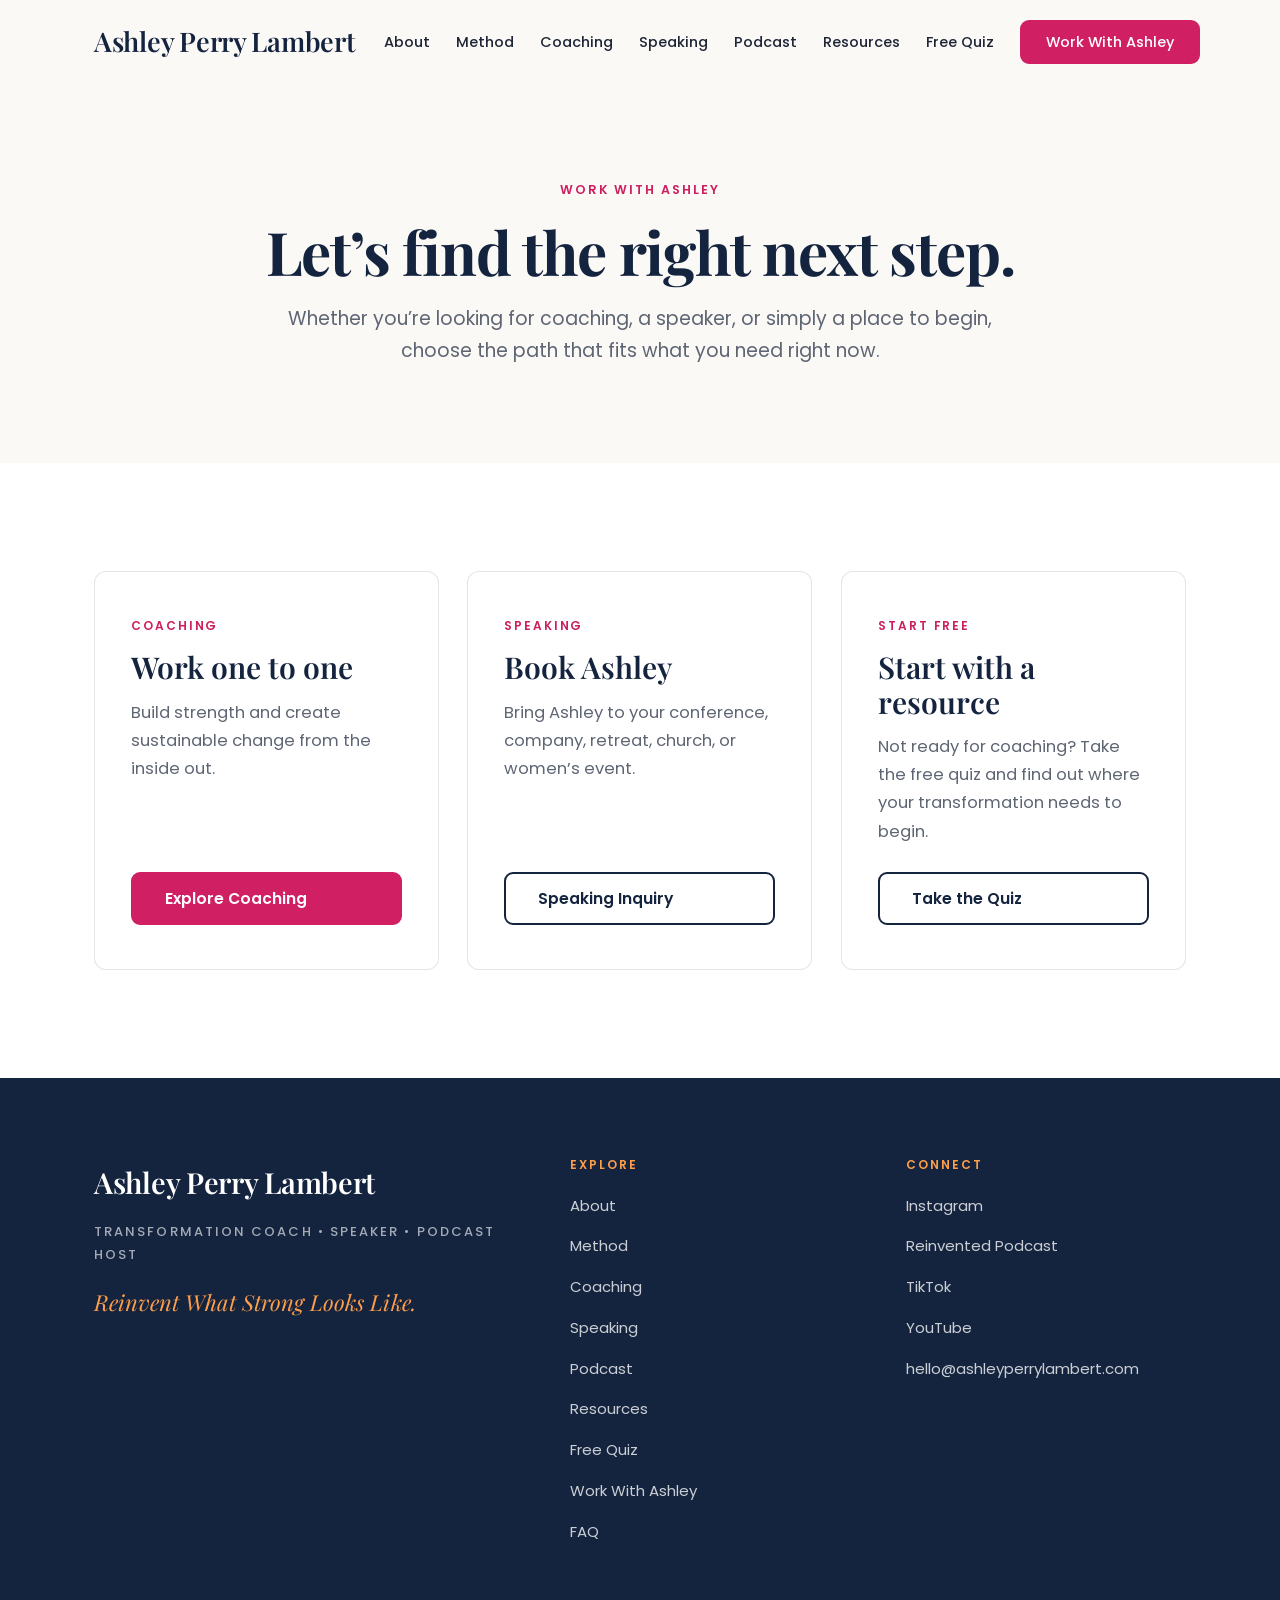
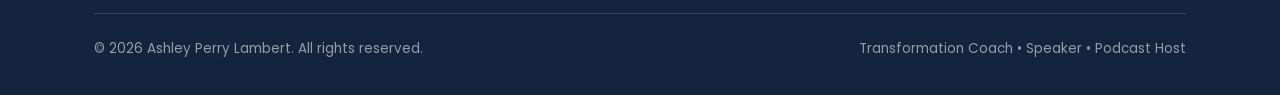
<file: work-with-ashley.html>
<!DOCTYPE html>
<html lang="en">
<head>
<meta charset="utf-8">
<meta name="viewport" content="width=device-width, initial-scale=1">
<title>Work With Ashley | Ashley Perry Lambert</title>
<meta name="description" content="Coaching, speaking, or a free starting point. Find the right way to work with Ashley Perry Lambert.">
<link rel="canonical" href="https://ashleyperrylambert.com/work-with-ashley.html">
<meta name="robots" content="index, follow">
<meta name="author" content="Ashley Perry Lambert">
<meta name="theme-color" content="#14243F">
<meta property="og:type" content="website">
<meta property="og:site_name" content="Ashley Perry Lambert">
<meta property="og:title" content="Work With Ashley | Ashley Perry Lambert">
<meta property="og:description" content="Coaching, speaking, or a free starting point. Find the right way to work with Ashley Perry Lambert.">
<meta property="og:url" content="https://ashleyperrylambert.com/work-with-ashley.html">
<meta property="og:image" content="https://ashleyperrylambert.com/images/og-image.jpg">
<meta property="og:image:width" content="1200">
<meta property="og:image:height" content="630">
<meta property="og:image:alt" content="Ashley Perry Lambert, Transformation Coach, smiling in a coral top">
<meta property="og:locale" content="en_US">
<meta name="twitter:card" content="summary_large_image">
<meta name="twitter:title" content="Work With Ashley | Ashley Perry Lambert">
<meta name="twitter:description" content="Coaching, speaking, or a free starting point. Find the right way to work with Ashley Perry Lambert.">
<meta name="twitter:image" content="https://ashleyperrylambert.com/images/og-image.jpg">
<link rel="icon" type="image/png" sizes="32x32" href="images/favicon-32.png">
<link rel="icon" type="image/png" sizes="16x16" href="images/favicon-16.png">
<link rel="apple-touch-icon" sizes="180x180" href="images/apple-touch-icon.png">

<link rel="preconnect" href="https://fonts.googleapis.com"><link rel="preconnect" href="https://fonts.gstatic.com" crossorigin><link href="https://fonts.googleapis.com/css2?family=Playfair+Display:ital,wght@0,500;0,600;0,700;1,500;1,600&family=Poppins:wght@300;400;500;600;700&display=swap" rel="stylesheet">
<link rel="stylesheet" href="css/style.css">
</head>
<body>
<a class="skip-link" href="#main">Skip to main content</a>
<header class="site-header" id="siteHeader">
  <div class="header-inner">
    <a class="brand" href="index.html">Ashley Perry Lambert</a>
    <button class="nav-toggle" id="navToggle" aria-label="Open menu" aria-expanded="false" aria-controls="nav">
      <span></span><span></span><span></span>
    </button>
    <nav class="nav" id="nav"><a href="about.html">About</a><a href="method.html">Method</a><a href="coaching.html">Coaching</a><a href="speaking.html">Speaking</a><a href="podcast.html">Podcast</a><a href="resources.html">Resources</a><a href="quiz.html">Free Quiz</a><a class="btn btn-pink" href="work-with-ashley.html">Work With Ashley</a></nav>
  </div>
</header>
<main id="main" tabindex="-1">
<section class="page-hero solo bg-cream">
  <div class="inner">
    <div class="eyebrow">Work With Ashley</div>
    <h1>Let&rsquo;s find the right next step.</h1>
    <p class="lede">Whether you&rsquo;re looking for coaching, a speaker, or simply a place to begin, choose the path that fits what you need right now.</p>
  </div>
</section>

<section class="section bg-white">
  <div class="wrap">
    <div class="paths">
      <div class="path">
        <div class="kicker" style="font-family:var(--sans);font-weight:600;font-size:12px;letter-spacing:.16em;text-transform:uppercase;color:var(--pink-text);margin-bottom:14px">Coaching</div>
        <h3>Work one to one</h3>
        <p>Build strength and create sustainable change from the inside out.</p>
        <a class="btn btn-pink" href="coaching.html">Explore Coaching</a>
      </div>
      <div class="path">
        <div class="kicker" style="font-family:var(--sans);font-weight:600;font-size:12px;letter-spacing:.16em;text-transform:uppercase;color:var(--pink-text);margin-bottom:14px">Speaking</div>
        <h3>Book Ashley</h3>
        <p>Bring Ashley to your conference, company, retreat, church, or women&rsquo;s event.</p>
        <a class="btn btn-outline" href="speaking-inquiry.html">Speaking Inquiry</a>
      </div>
      <div class="path">
        <div class="kicker" style="font-family:var(--sans);font-weight:600;font-size:12px;letter-spacing:.16em;text-transform:uppercase;color:var(--pink-text);margin-bottom:14px">Start free</div>
        <h3>Start with a resource</h3>
        <p>Not ready for coaching? Take the free quiz and find out where your transformation needs to begin.</p>
        <a class="btn btn-outline" href="quiz.html">Take the Quiz</a>
      </div>
    </div>
  </div>
</section>
</main>
<footer class="site-footer">
  <div class="wrap">
    <div class="footer-grid">
      <div>
        <span class="brand">Ashley Perry Lambert</span>
        <div class="title">Transformation Coach &bull; Speaker &bull; Podcast Host</div>
        <div class="tag">Reinvent What Strong Looks Like.</div>
      </div>
      <div>
        <h4>Explore</h4>
        <ul><li><a href="about.html">About</a></li><li><a href="method.html">Method</a></li><li><a href="coaching.html">Coaching</a></li><li><a href="speaking.html">Speaking</a></li><li><a href="podcast.html">Podcast</a></li><li><a href="resources.html">Resources</a></li><li><a href="quiz.html">Free Quiz</a></li><li><a href="work-with-ashley.html">Work With Ashley</a></li><li><a href="faq.html">FAQ</a></li></ul>
      </div>
      <div>
        <h4>Connect</h4>
        <ul>
          <li><a href="https://www.instagram.com/ashleyperrylambert/" target="_blank" rel="noopener">Instagram<span class="sr-only"> (opens in a new tab)</span></a></li>
          <li><a href="https://podcasts.apple.com/us/podcast/fat-loss-reinvention-lose-weight-build-muscle-strength/id1865337221" target="_blank" rel="noopener">Reinvented Podcast<span class="sr-only"> (opens in a new tab)</span></a></li>
          <li><a href="https://www.tiktok.com/@ashleyperrylambert" target="_blank" rel="noopener">TikTok<span class="sr-only"> (opens in a new tab)</span></a></li>
          <li><a href="https://www.youtube.com/@AshleyPerryLambert" target="_blank" rel="noopener">YouTube<span class="sr-only"> (opens in a new tab)</span></a></li>
          <li><a href="mailto:hello@ashleyperrylambert.com">hello@ashleyperrylambert.com</a></li>
        </ul>
      </div>
    </div>
    <div class="footer-bottom">
      <span>&copy; 2026 Ashley Perry Lambert. All rights reserved.</span>
      <span>Transformation Coach &bull; Speaker &bull; Podcast Host</span>
    </div>
  </div>
</footer>
<script>
(function(){
  var t=document.getElementById('navToggle'),n=document.getElementById('nav'),h=document.getElementById('siteHeader');
  if(t){t.addEventListener('click',function(){
    var open=n.classList.toggle('open');
    t.setAttribute('aria-expanded',open?'true':'false');
    t.setAttribute('aria-label',open?'Close menu':'Open menu');
  });}
  if(h){window.addEventListener('scroll',function(){h.classList.toggle('stuck',window.scrollY>8);},{passive:true});}
  var sf=document.getElementById('speakingForm');
  if(sf){sf.addEventListener('submit',function(){
    var t=sf.querySelector('[name=type]'), sub=document.getElementById('speakingSubject');
    if(t&&sub){sub.value = /podcast|media/i.test(t.value) ? 'Podcast / Media Request (website)' : 'Speaking Request (website)';}
  });}
  // ---- scroll motion: text rises, photos slide in from their side, grids stagger ----
  var reduce = window.matchMedia && window.matchMedia('(prefers-reduced-motion: reduce)').matches;
  if(!reduce && 'IntersectionObserver' in window){
    var main=document.querySelector('main'); if(!main) return;
    var boxes='.card,.tcard,.path,.topic,.formcard,.faq details,.band4 > div,.method > div,.taggrid';
    var text='h2,h3,h4,p,ul,ol,.eyebrow,.statement,.btn-row,.q,.lede';
    var targets=[];
    main.querySelectorAll(boxes).forEach(function(el){ if(!el.closest('.hero') && !el.parentElement.closest(boxes)) targets.push([el,'up']); });
    main.querySelectorAll(text).forEach(function(el){ if(!el.closest('.hero') && !el.closest(boxes)) targets.push([el,'up']); });
    main.querySelectorAll('img').forEach(function(img){
      if(img.closest('.hero') && img.classList.contains('hero-cutout')) return;
      if(img.closest(boxes)) return;
      if(img.closest('.photobreak')){ targets.push([img,'zoom']); return; }
      var grid=img.parentElement, kids=grid?Array.prototype.filter.call(grid.children,function(c){return c.offsetParent!==null||true;}):[];
      targets.push([img, kids[0]===img ? 'left' : 'right']);
    });
    var io=new IntersectionObserver(function(es){
      es.forEach(function(e){ if(e.isIntersecting){ e.target.classList.add('in'); io.unobserve(e.target); } });
    },{threshold:.12,rootMargin:'0px 0px -60px 0px'});
    var seen=new Map();
    targets.forEach(function(t){
      var el=t[0], parent=el.parentElement, n=(seen.get(parent)||0);
      seen.set(parent,n+1);
      el.classList.add('reveal','reveal-'+t[1]);
      el.style.transitionDelay=Math.min(n*90,450)+'ms';
      io.observe(el);
    });
  }
})();
</script>
</body>
</html>
</file>
<file: css/style.css>
/* ==========================================================================
   Ashley Perry Lambert
   Built to the approved Direction One mockup + master build specification.
   Colors and type are locked. Do not substitute.
   ========================================================================== */

:root{
  /* Section 2 — exact color system */
  --navy:#14243F;
  --pink:#E8246E;
  --pink-deep:#B8195A;
  --pink-text:#CC1F60;   /* same hue, darker: passes WCAG AA for small text on white, cream, and petal */
  --pink-btn:#D11F63;    /* button fill: white text passes AA */
  --pink-on-navy:#FF7AAB;
  --apricot:#FF9E4A;
  --petal:#FDE8F1;
  --cream:#FBF9F6;
  --white:#FFFFFF;
  --ink:#1E2636;
  --gray:#5E6573;        /* darkened for AA contrast on petal sections */

  --line:rgba(20,36,63,.12);
  --shadow:0 8px 30px rgba(20,36,63,.08);

  /* Section 3 — typography */
  --serif:"Playfair Display",Georgia,"Times New Roman",serif;
  --sans:"Poppins","Helvetica Neue",sans-serif;

  /* Section 4 — layout */
  --wrap:1220px;
  --pad:64px;
  --r-card:12px;
  --r-btn:9px;
}

*{box-sizing:border-box}
html{scroll-behavior:smooth}
body{
  margin:0;background:var(--cream);color:var(--ink);
  font-family:var(--sans);font-size:17.5px;font-weight:400;line-height:1.7;
  -webkit-font-smoothing:antialiased;text-rendering:optimizeLegibility;
}
img{max-width:100%;display:block}
a{color:inherit;text-decoration:none}
button{font-family:inherit}

h1,h2,h3,h4{font-family:var(--serif);margin:0;color:var(--navy)}
h1{font-weight:700;font-size:72px;line-height:1.0;letter-spacing:-.02em}
h2{font-weight:700;font-size:50px;line-height:1.05;letter-spacing:-.015em}
h3{font-weight:600;font-size:30px;line-height:1.15}
h4{font-weight:600;font-size:22px;line-height:1.2}
p{margin:0 0 1.15em}
p:last-child{margin-bottom:0}

.wrap{max-width:var(--wrap);margin:0 auto;padding:0 var(--pad)}
.section{padding:108px 0}
.section.short{padding:76px 0}
.bg-cream{background:var(--cream)}
.bg-white{background:var(--white)}
.bg-petal{background:var(--petal)}
.bg-navy{background:var(--navy);color:#fff}
.bg-pink{background:var(--pink-btn);color:#fff}
.bg-navy h1,.bg-navy h2,.bg-navy h3,.bg-pink h1,.bg-pink h2,.bg-pink h3{color:#fff}
.bg-navy p,.bg-pink p{color:rgba(255,255,255,.88)}

.eyebrow{font-family:var(--sans);font-weight:600;font-size:12.5px;line-height:1.4;
  letter-spacing:.16em;text-transform:uppercase;color:var(--pink-text);margin-bottom:22px}
.bg-navy .eyebrow,.bg-pink .eyebrow{color:var(--apricot)}
.hero .eyebrow{color:var(--pink-on-navy)}
.bg-pink .eyebrow{color:#fff;opacity:.8}

.lede{font-size:19px;color:var(--gray);max-width:64ch}
.bg-navy .lede{color:rgba(255,255,255,.82)}
.meta{font-size:15px;color:var(--gray)}
.pink{color:var(--pink)}
.center{text-align:center}
.center .lede{margin-left:auto;margin-right:auto}
.rule{height:1px;background:var(--line);border:0;margin:0}

/* pull quote — Playfair italic */
.pull{font-family:var(--serif);font-style:italic;font-weight:500;font-size:28px;
  line-height:1.35;color:var(--pink-text);margin:34px 0 0;padding-left:26px;
  border-left:3px solid var(--pink)}

/* ---------- buttons ---------- */
.btn{display:inline-block;font-family:var(--sans);font-weight:600;font-size:15.5px;
  line-height:1;padding:17px 32px;border-radius:var(--r-btn);border:2px solid transparent;
  transition:background .18s ease,color .18s ease,border-color .18s ease;cursor:pointer}
.btn-pink{background:var(--pink-btn);color:#fff;border-color:var(--pink-btn)}
.btn-pink:hover{background:var(--pink-deep);border-color:var(--pink-deep)}
.btn-navy{background:var(--navy);color:#fff;border-color:var(--navy)}
.btn-navy:hover{background:#0D1B31;border-color:#0D1B31}
.btn-outline{border-color:var(--navy);color:var(--navy)}
.btn-outline:hover{background:var(--navy);color:#fff}
.btn-light{border-color:#fff;color:#fff}
.btn-light:hover{background:#fff;color:var(--navy)}
.btn-white{background:#fff;color:var(--pink-text);border-color:#fff}
.btn-white:hover{background:transparent;color:#fff}
.btn-row{display:flex;gap:14px;flex-wrap:wrap;margin-top:34px}
.textlink{font-family:var(--sans);font-weight:600;font-size:13px;letter-spacing:.14em;
  text-transform:uppercase;color:var(--pink-text);border-bottom:2px solid var(--pink-text);padding-bottom:3px}

/* ---------- header ---------- */
.site-header{background:var(--cream);position:sticky;top:0;z-index:60;
  border-bottom:1px solid transparent;transition:border-color .2s ease,box-shadow .2s ease}
.site-header.stuck{border-bottom-color:var(--line);box-shadow:0 1px 0 rgba(20,36,63,.04)}
.header-inner{height:84px;max-width:var(--wrap);margin:0 auto;padding:0 var(--pad);
  display:flex;align-items:center;justify-content:space-between;gap:28px}
.brand{font-family:var(--serif);font-weight:600;font-size:27px;color:var(--navy);letter-spacing:-.01em;white-space:nowrap}
.nav{display:flex;align-items:center;gap:26px}
.nav a{font-family:var(--sans);font-weight:500;font-size:14.5px;color:var(--ink);white-space:nowrap}
.nav a:hover{color:var(--pink-text)}
.nav a.active{color:var(--pink-text)}
.nav .btn{font-size:14.5px;padding:13px 24px;color:#fff}
.nav .btn.active{color:#fff}
.nav-toggle{display:none;background:none;border:0;padding:6px;cursor:pointer;color:var(--navy)}
.nav-toggle span{display:block;width:24px;height:2px;background:currentColor;margin:5px 0}

/* ---------- hero ---------- */
.hero{background:var(--navy);color:#fff;position:relative;overflow:hidden;min-height:650px;display:flex;align-items:center}
.hero-inner{max-width:1280px;margin:0 auto;padding:78px var(--pad);width:100%;
  display:grid;grid-template-columns:48% 52%;gap:40px;align-items:center}
.hero h1{color:#fff;margin-bottom:26px;font-size:64px}
.hero p{color:rgba(255,255,255,.84);font-size:17px;max-width:48ch}
.hero-figure{position:relative;align-self:stretch;display:flex;align-items:flex-end;justify-content:flex-start;min-height:620px;padding-top:34px}
.hero-cutout{width:100%;max-width:520px;height:100%;max-height:600px;object-fit:contain;object-position:left bottom}
.hero-script{position:absolute;top:0;right:0;font-family:var(--serif);font-style:italic;
  font-size:28px;line-height:1.15;color:rgba(255,255,255,.9);text-align:right;transform:rotate(-5deg);z-index:2}
.hero-script .swash{display:block;width:92px;height:2px;background:rgba(255,255,255,.45);margin:8px 4px 0 auto;transform:rotate(-3deg)}
.hero-mark{position:absolute;right:0;bottom:22px;z-index:2;font-family:var(--sans);font-weight:500;
  font-size:10px;letter-spacing:.24em;text-transform:uppercase;color:rgba(255,255,255,.62);line-height:1.9}
.hero-mark .dash{display:inline-block;width:20px;height:2px;background:var(--pink);vertical-align:middle;margin-left:8px}

/* homepage hero: waist-up cutout, bigger, bleeding to the bottom edge */
.hero--home .hero-inner{padding-bottom:0;align-items:end}
.hero--home .hero-inner > div:first-child{padding-bottom:84px;align-self:center}
.hero--home .hero-figure{min-height:600px;padding-top:30px;margin-right:calc(var(--pad) * -0.5)}
.hero--home .hero-cutout{width:118%;max-width:760px;height:auto;max-height:none;object-fit:contain;display:block;flex-shrink:0}
/* bigger crop brings her raised fist into the top-right corner, so lift the script above it */
.hero--home .hero-script{top:-58px;font-size:26px;pointer-events:none}

/* page hero (interior) */
.page-hero{padding:96px 0}
.page-hero .inner{max-width:var(--wrap);margin:0 auto;padding:0 var(--pad);
  display:grid;grid-template-columns:52% 48%;gap:56px;align-items:center}
.page-hero.reverse .inner{grid-template-columns:48% 52%}
.page-hero h1{font-size:60px;margin-bottom:22px}
.page-hero img{width:100%;height:560px;object-fit:cover;border-radius:var(--r-card)}
.page-hero.solo{text-align:center}
.page-hero.solo .inner{display:block;max-width:900px}
.page-hero.solo h1{margin-left:auto;margin-right:auto}
.page-hero.solo .lede{margin:0 auto}

/* ---------- splits ---------- */
.split{display:grid;grid-template-columns:1fr 1fr;gap:64px;align-items:center}
.split.wide-left{grid-template-columns:54% 46%}
.split.wide-right{grid-template-columns:46% 54%}
.split img{width:100%;height:600px;object-fit:cover;border-radius:var(--r-card)}
.split img.short{height:480px}

/* ---------- four-part brand band ---------- */
.band4{display:grid;grid-template-columns:repeat(4,1fr)}
.band4 > div{padding:0 38px;border-right:1px solid var(--line)}
.band4 > div:first-child{padding-left:0}
.band4 > div:last-child{border-right:0;padding-right:0}
.band4 h3{color:var(--pink);font-size:24px;line-height:1.2;margin-bottom:10px}
.band4 p{font-size:16px;color:var(--gray);margin:0}

/* ---------- method grid ---------- */
.method{display:grid;grid-template-columns:repeat(3,1fr);gap:40px}
.method .num{font-family:var(--serif);font-weight:700;font-size:20px;color:var(--pink);
  letter-spacing:.06em;margin-bottom:14px;padding-bottom:14px;border-bottom:1px solid var(--line)}
.method h3{margin-bottom:14px}
.method p{font-size:16.5px;color:var(--gray)}
.method .tags{font-family:var(--sans);font-weight:600;font-size:12.5px;letter-spacing:.12em;
  text-transform:uppercase;color:var(--navy);margin-top:18px}

/* stacked pillar sections (method page) */
.pillar{padding:104px 0}
.pillar .inner{max-width:var(--wrap);margin:0 auto;padding:0 var(--pad);
  display:grid;grid-template-columns:1fr 1fr;gap:64px;align-items:center}
.pillar.flip .inner > .copy{order:2}
.pillar img{width:100%;height:620px;object-fit:cover;border-radius:var(--r-card)}
.pillar .num{font-family:var(--serif);font-weight:700;font-size:64px;color:var(--pink);line-height:1;margin-bottom:12px}

/* ---------- quote bands ---------- */
.quote-band{padding:96px 0;text-align:center}
.quote-band .q{font-family:var(--serif);font-weight:700;font-size:42px;line-height:1.22;
  max-width:22ch;margin:0 auto;letter-spacing:-.015em}
.quote-band .q em{display:block;font-style:italic;font-weight:500;color:var(--pink);margin-top:10px}
.bg-navy.quote-band .q{color:#fff}
.bg-navy.quote-band .q em{color:#FF8FBA}
.statement{font-family:var(--serif);font-weight:700;font-size:44px;line-height:1.16;color:var(--navy);letter-spacing:-.015em}
.statement strong{display:block;color:var(--pink);font-weight:700}

/* full-width photo break */
.photobreak{position:relative;height:520px;overflow:hidden}
.photobreak img{width:100%;height:100%;object-fit:cover;object-position:center 30%}
.photobreak .overlay{position:absolute;inset:0;background:rgba(20,36,63,.48);
  display:flex;align-items:center;justify-content:center;text-align:center;padding:0 24px}
.photobreak .overlay span{font-family:var(--serif);font-weight:700;font-size:52px;color:#fff;letter-spacing:-.015em;line-height:1.1}

/* ---------- lists ---------- */
.cols2{columns:2;column-gap:56px}
.ticks{list-style:none;padding:0;margin:0}
.ticks li{position:relative;padding-left:28px;margin-bottom:14px;font-size:16.5px;break-inside:avoid}
.ticks li:before{content:"";position:absolute;left:0;top:11px;width:9px;height:9px;background:var(--pink);border-radius:50%}
.bg-navy .ticks li{color:rgba(255,255,255,.88)}
.taggrid{display:grid;grid-template-columns:repeat(5,1fr);gap:1px;background:var(--line);border:1px solid var(--line)}
.taggrid span{background:var(--cream);padding:24px 18px;font-family:var(--sans);font-weight:600;
  font-size:14px;letter-spacing:.06em;color:var(--navy);text-align:center}

/* ---------- cards ---------- */
.grid2{display:grid;grid-template-columns:repeat(2,1fr);gap:28px}
.grid3{display:grid;grid-template-columns:repeat(3,1fr);gap:28px}
.grid4{display:grid;grid-template-columns:repeat(4,1fr);gap:24px}
.card{background:var(--white);border:1px solid var(--line);border-radius:var(--r-card);
  padding:34px 30px;display:flex;flex-direction:column}
.card img{width:calc(100% + 60px);margin:-34px -30px 24px;height:210px;object-fit:cover;
  border-radius:var(--r-card) var(--r-card) 0 0}
.card h3{font-size:25px;margin-bottom:10px}
.card p{font-size:16px;color:var(--gray);flex:1;margin-bottom:20px}
.card .kicker{font-family:var(--sans);font-weight:600;font-size:12px;letter-spacing:.16em;
  text-transform:uppercase;color:var(--pink-text);margin-bottom:12px}
.card.feature{border-color:var(--pink)}
.placeholder{background:var(--petal);height:210px;width:calc(100% + 60px);margin:-34px -30px 24px;
  border-radius:var(--r-card) var(--r-card) 0 0;display:flex;align-items:center;justify-content:center;
  font-family:var(--sans);font-weight:600;font-size:12px;letter-spacing:.16em;text-transform:uppercase;color:var(--pink-text)}

/* topic cards — editorial, no icons */
.topics{border-top:1px solid var(--line)}
.topic{display:grid;grid-template-columns:70px 1fr 240px;gap:32px;align-items:baseline;
  padding:34px 0;border-bottom:1px solid var(--line)}
.topic .n{font-family:var(--serif);font-weight:700;font-size:22px;color:var(--pink-text)}
.topic h3{font-size:29px}
.topic p{font-size:16px;color:var(--gray);margin:0}

/* ---------- testimonials ---------- */
.tcard{background:var(--white);border:1px solid var(--line);border-radius:var(--r-card);padding:36px 32px}
.tcard .mark{font-family:var(--serif);font-weight:700;font-size:54px;color:var(--pink);line-height:.7;margin-bottom:16px;display:block}
.tcard p{font-family:var(--serif);font-style:italic;font-size:18.5px;line-height:1.55;color:var(--ink)}
.tcard .who{font-family:var(--serif);font-weight:600;font-size:19px;color:var(--navy);margin-top:22px}
.tcard .role{font-family:var(--sans);font-size:13px;letter-spacing:.1em;text-transform:uppercase;color:var(--gray);margin-top:3px}

/* ---------- podcast ---------- */
.pod{display:grid;grid-template-columns:400px 1fr;gap:56px;align-items:start}
.pod-art{background:var(--navy);border-radius:var(--r-card);aspect-ratio:1/1;display:flex;
  flex-direction:column;align-items:center;justify-content:center;text-align:center;padding:40px;color:#fff}
.pod-art .t{font-family:var(--serif);font-weight:700;font-size:40px;line-height:1.08}
.pod-art .s{font-family:var(--sans);font-weight:600;font-size:11.5px;letter-spacing:.2em;
  text-transform:uppercase;color:var(--apricot);margin-top:16px}
.epi{border-top:1px solid var(--line)}
.epi .row{display:grid;grid-template-columns:1fr 150px;gap:28px;align-items:center;padding:26px 0;border-bottom:1px solid var(--line)}
.epi h4{font-size:21px;margin-bottom:5px}
.epi p{font-size:15.5px;color:var(--gray);margin:0}

/* ---------- FAQ accordion ---------- */
.faq{border-top:1px solid var(--line)}
.faq details{border-bottom:1px solid var(--line)}
.faq summary{list-style:none;cursor:pointer;padding:28px 44px 28px 0;position:relative;
  font-family:var(--serif);font-weight:600;font-size:25px;line-height:1.25;color:var(--navy)}
.faq summary::-webkit-details-marker{display:none}
.faq summary:focus-visible{outline:2px solid var(--pink);outline-offset:3px}
.faq summary:after{content:"";position:absolute;right:6px;top:40px;width:14px;height:2px;background:var(--pink)}
.faq summary:before{content:"";position:absolute;right:12px;top:34px;width:2px;height:14px;background:var(--pink);transition:transform .2s ease}
.faq details[open] summary:before{transform:rotate(90deg);opacity:0}
.faq .a{padding:0 60px 30px 0;font-size:16.5px;color:var(--gray)}

/* ---------- forms ---------- */
.formcard{background:var(--white);border:1px solid var(--line);border-radius:var(--r-card);padding:48px}
.form{display:grid;gap:22px}
.f2{display:grid;grid-template-columns:1fr 1fr;gap:22px}
.field label{display:block;font-family:var(--sans);font-weight:600;font-size:12px;letter-spacing:.14em;
  text-transform:uppercase;color:var(--navy);margin-bottom:9px}
.field input,.field select,.field textarea{width:100%;padding:15px 16px;border:1px solid var(--line);
  border-radius:var(--r-btn);font-family:var(--sans);font-size:16px;color:var(--ink);background:var(--white)}
.field textarea{min-height:130px;resize:vertical}
.field input:focus,.field select:focus,.field textarea:focus{outline:2px solid var(--pink);outline-offset:1px;border-color:var(--pink)}
.formnote{font-size:14px;color:var(--gray);margin:0}

/* ---------- CTA band ---------- */
.ctaband{padding:104px 0;text-align:center}
.ctaband h2{margin-bottom:16px}
.ctaband .btn-row{justify-content:center}
.signup{display:flex;max-width:520px;margin:32px auto 0}
.signup input{flex:1;padding:17px 18px;border:1px solid var(--line);border-right:0;
  border-radius:var(--r-btn) 0 0 var(--r-btn);font-family:var(--sans);font-size:16px;background:#fff}
.signup button{border:0;background:var(--pink-btn);color:#fff;font-family:var(--sans);font-weight:600;
  font-size:15px;padding:0 28px;border-radius:0 var(--r-btn) var(--r-btn) 0;cursor:pointer}
.signup button:hover{background:var(--pink-deep)}

/* ---------- pathway cards ---------- */
.paths{display:grid;grid-template-columns:repeat(3,1fr);gap:28px}
.path{background:var(--white);border:1px solid var(--line);border-radius:var(--r-card);padding:44px 36px;display:flex;flex-direction:column}
.path h3{font-size:30px;margin-bottom:14px}
.path p{font-size:16.5px;color:var(--gray);flex:1;margin-bottom:26px}

/* ---------- footer ---------- */
.site-footer{background:var(--navy);color:#fff;padding:80px 0 34px}
.footer-grid{display:grid;grid-template-columns:1.5fr 1fr 1fr;gap:56px}
.site-footer .brand{color:#fff;display:block;margin-bottom:14px;font-size:29px}
.site-footer .title{font-family:var(--sans);font-weight:500;font-size:13px;letter-spacing:.16em;
  text-transform:uppercase;color:rgba(255,255,255,.62);margin-bottom:18px}
.site-footer .tag{font-family:var(--serif);font-style:italic;font-size:22px;color:var(--apricot)}
.site-footer h4{font-family:var(--sans);font-weight:600;font-size:12px;letter-spacing:.16em;
  text-transform:uppercase;color:var(--apricot);margin-bottom:18px}
.site-footer ul{list-style:none;padding:0;margin:0}
.site-footer li{margin-bottom:11px}
.site-footer li a{font-size:15px;color:rgba(255,255,255,.78)}
.site-footer li a:hover{color:var(--pink)}
.footer-bottom{border-top:1px solid rgba(255,255,255,.14);margin-top:56px;padding-top:24px;
  display:flex;justify-content:space-between;gap:24px;flex-wrap:wrap;font-size:13.5px;color:rgba(255,255,255,.55)}
.footer-bottom a{color:rgba(255,255,255,.55)}
.footer-bottom a:hover{color:var(--pink)}

/* ---------- responsive: Section 18 ---------- */
@media (max-width:1040px){
  .nav{display:none;position:absolute;top:84px;left:0;right:0;background:var(--cream);
    flex-direction:column;align-items:stretch;gap:0;padding:6px var(--pad) 22px;
    border-bottom:1px solid var(--line);box-shadow:0 10px 24px rgba(20,36,63,.08)}
  .nav.open{display:flex}
  .nav a{padding:15px 0;border-bottom:1px solid var(--line)}
  .nav .btn{margin-top:16px;border-bottom:0;text-align:center}
  .nav-toggle{display:block}
  .site-header{position:relative}
}
@media (max-width:1100px){
  :root{--pad:32px}
  h1{font-size:46px}
  h2{font-size:38px}
  h3{font-size:24px}
  .page-hero h1{font-size:44px}
  .hero-inner{grid-template-columns:52% 48%;gap:28px}
  .hero-script{font-size:24px}
  .quote-band .q,.photobreak .overlay span,.statement{font-size:34px}
  .split,.split.wide-left,.split.wide-right,.page-hero .inner,
  .page-hero.reverse .inner,.pillar .inner{grid-template-columns:1fr;gap:40px}
  .split img,.pillar img,.page-hero img{height:460px}
  .pillar.flip .inner > .copy{order:0}
  .band4{grid-template-columns:1fr 1fr;gap:34px 0}
  .band4 > div{padding:0 30px}
  .band4 > div:nth-child(2n){border-right:0;padding-right:0}
  .band4 > div:nth-child(2n+1){padding-left:0}
  .method,.grid3,.grid4,.paths,.pod{grid-template-columns:1fr 1fr;gap:28px}
  .pod{grid-template-columns:1fr}
  .pod-art{max-width:400px}
  .taggrid{grid-template-columns:repeat(3,1fr)}
  .topic{grid-template-columns:50px 1fr;gap:20px}
  .topic p{grid-column:2}
  .footer-grid{grid-template-columns:1fr 1fr}
}
@media (max-width:760px){
  :root{--pad:22px}
  body{font-size:16px}
  h1{font-size:40px}
  h2{font-size:33px}
  .page-hero h1{font-size:36px}
  .section{padding:68px 0}
  .pillar,.quote-band,.ctaband{padding:68px 0}
  .hero{min-height:0}
  .hero-inner{grid-template-columns:1fr;padding-top:56px;padding-bottom:0;gap:34px}
  .hero-figure{min-height:0;order:2;margin:0 calc(var(--pad) * -1)}
  .hero-cutout{max-width:none;height:460px;max-height:none;object-fit:contain}
  .hero-script,.hero-mark{display:none}
  .hero--home .hero-inner > div:first-child{padding-bottom:0}
  .hero--home .hero-figure{min-height:0;margin:0 calc(var(--pad) * -1);padding-top:0}
  .hero--home .hero-cutout{width:100%;height:auto;max-width:none}
  .btn-row .btn{flex:1 1 100%;text-align:center}
  .split img,.pillar img,.page-hero img{height:380px}
  .band4,.method,.grid2,.grid3,.grid4,.paths,.f2,.cols2{grid-template-columns:1fr;columns:1}
  .band4 > div{border-right:0;padding:0 0 26px;border-bottom:1px solid var(--line)}
  .band4 > div:last-child{border-bottom:0;padding-bottom:0}
  .taggrid{grid-template-columns:1fr 1fr}
  .photobreak{height:360px}
  .photobreak .overlay span,.quote-band .q,.statement{font-size:28px}
  .formcard{padding:28px 22px}
  .epi .row{grid-template-columns:1fr;gap:14px}
  .footer-grid{grid-template-columns:1fr;gap:38px}
  .card img,.placeholder{width:calc(100% + 60px)}

  /* testimonials become a swipe carousel */
  .tscroll{display:flex;gap:18px;overflow-x:auto;scroll-snap-type:x mandatory;
    -webkit-overflow-scrolling:touch;margin:0 calc(var(--pad) * -1);padding:0 var(--pad) 8px}
  .tscroll .tcard{min-width:82%;scroll-snap-align:center}
  .tscroll::-webkit-scrollbar{display:none}
}



/* ================= accessibility ================= */
.skip-link{position:absolute;left:16px;top:-60px;z-index:200;background:var(--navy);color:#fff;
  padding:12px 18px;border-radius:var(--r-btn);font-weight:600;font-size:15px;transition:top .15s ease}
.skip-link:focus{top:12px}
.sr-only{position:absolute !important;width:1px;height:1px;padding:0;margin:-1px;overflow:hidden;
  clip:rect(0,0,0,0);white-space:nowrap;border:0}
main:focus{outline:none}
a:focus-visible,button:focus-visible,summary:focus-visible,.btn:focus-visible{
  outline:3px solid var(--navy);outline-offset:3px;border-radius:4px}
.hero a:focus-visible,.bg-navy a:focus-visible,.bg-pink a:focus-visible,.site-footer a:focus-visible,
.hero .btn:focus-visible,.bg-navy .btn:focus-visible,.bg-pink .btn:focus-visible{outline-color:var(--apricot)}
input:focus-visible,select:focus-visible,textarea:focus-visible{outline:3px solid var(--pink-text);outline-offset:1px}
.pod-cover{width:100%;height:auto;aspect-ratio:1/1;object-fit:contain;border-radius:var(--r-card);
  box-shadow:0 18px 40px rgba(20,36,63,.16);display:block}
/* the square cover must never be cropped by the page-hero image rule */
.page-hero img.pod-cover,.pod img.pod-cover{height:auto;object-fit:contain}

/* ================= scroll motion ================= */
.reveal{transition:opacity .8s cubic-bezier(.2,.7,.2,1),transform .9s cubic-bezier(.2,.7,.2,1);will-change:opacity,transform}
.reveal-up{opacity:0;transform:translateY(34px)}
.reveal-left{opacity:0;transform:translateX(-70px)}
.reveal-right{opacity:0;transform:translateX(70px)}
.reveal-zoom{opacity:.001;transform:scale(1.08)}
.reveal.in{opacity:1;transform:none}
.photobreak{overflow:hidden}

/* homepage hero plays in on load */
@keyframes aplRise{from{opacity:0;transform:translateY(26px)}to{opacity:1;transform:none}}
@keyframes aplSlideUp{from{opacity:0;transform:translateY(60px)}to{opacity:1;transform:none}}
.hero--home .hero-inner > div:first-child > *{animation:aplRise .9s cubic-bezier(.2,.7,.2,1) both}
.hero--home .hero-inner > div:first-child > *:nth-child(2){animation-delay:.12s}
.hero--home .hero-inner > div:first-child > *:nth-child(3){animation-delay:.24s}
.hero--home .hero-inner > div:first-child > *:nth-child(4){animation-delay:.32s}
.hero--home .hero-inner > div:first-child > *:nth-child(5){animation-delay:.40s}
.hero--home .hero-inner > div:first-child > *:nth-child(n+6){animation-delay:.48s}
.hero--home .hero-cutout{animation:aplSlideUp 1.1s .25s cubic-bezier(.2,.7,.2,1) both}
@keyframes aplFade{from{opacity:0}to{opacity:1}}
.hero--home .hero-script{animation:aplFade 1.2s .7s both}

@media (prefers-reduced-motion:reduce){
  .reveal,.reveal-up,.reveal-left,.reveal-right,.reveal-zoom{opacity:1 !important;transform:none !important;transition:none !important}
  .hero--home *{animation:none !important}
  html{scroll-behavior:auto}
}
@media (max-width:760px){
  .reveal-left,.reveal-right{transform:translateY(30px)}
}


/* ---- phone safety net: nothing may push the page sideways ---- */
html,body{max-width:100%;overflow-x:hidden}
@media (max-width:760px){
  .hero,.hero-inner,.hero-figure,.hero--home .hero-figure{max-width:100%;overflow:hidden}
  .hero--home .hero-cutout{width:100%;max-width:100%;margin:0}
  .wrap,.inner,.header-inner,.hero-inner{padding-left:22px;padding-right:22px}
  .split img,.pillar img,.page-hero img,.card img,.pod-cover{max-width:100%}
  .taggrid,.cols2,.grid2,.grid3,.grid4,.paths,.method,.band4,.tcards{max-width:100%}
  h1,h2,h3,h4,p,li,.statement,.q,.pull{overflow-wrap:anywhere}
  .tscroll{max-width:100vw}
}
/* =========================================================
   TABLET + MOBILE RESPONSIVE STYLES
   ========================================================= */

/* TABLET / IPAD */
@media (max-width: 1024px) {

  .hero .hero-inner,
  .hero--home .hero-inner {
    grid-template-columns: 1fr !important;
    gap: 32px !important;
    padding-left: 32px !important;
    padding-right: 32px !important;
  }

  .hero .hero-inner > div:first-child,
  .hero--home .hero-inner > div:first-child {
    order: 1;
  }

  .hero-figure {
    order: 2;
    position: relative !important;
    width: 100% !important;
    min-height: 0 !important;
    height: auto !important;
    overflow: visible !important;
    display: flex !important;
    align-items: flex-end !important;
    justify-content: center !important;
  }

  .hero .hero-figure img,
  .hero--home .hero-cutout {
    position: relative !important;
    inset: auto !important;
    transform: none !important;
    display: block !important;
    width: auto !important;
    height: auto !important;
    max-width: 100% !important;
    max-height: 560px !important;
    object-fit: contain !important;
    object-position: center bottom !important;
    margin: 0 auto !important;
  }

  .hero h1 {
    font-size: 46px !important;
    line-height: 1.03 !important;
  }

  .split,
  .split.wide-left {
    grid-template-columns: 1fr !important;
  }

  .band4 {
    grid-template-columns: repeat(2, minmax(0, 1fr)) !important;
  }

  .hero-script,
  .hero-mark {
    display: none !important;
  }

  input,
  textarea,
  select {
    width: 100% !important;
    max-width: 100% !important;
  }
}


/* MOBILE PHONE */
@media (max-width: 767px) {

  html,
  body {
    width: 100%;
    max-width: 100%;
    overflow-x: hidden;
  }

  img,
  video,
  iframe {
    max-width: 100%;
    height: auto;
  }

  .wrap,
  .inner,
  .header-inner,
  .hero-inner {
    padding-left: 20px !important;
    padding-right: 20px !important;
  }

  .hero .hero-inner,
  .hero--home .hero-inner {
    grid-template-columns: 1fr !important;
    gap: 24px !important;
  }

  .hero h1,
  .page-hero h1 {
    font-size: 40px !important;
    line-height: 1.04 !important;
  }

  .hero h1 span[style*="white-space"] {
    white-space: normal !important;
  }

  .hero-figure {
    min-height: 0 !important;
    height: auto !important;
    overflow: visible !important;
  }

  .hero .hero-figure img,
  .hero--home .hero-cutout {
    width: auto !important;
    height: auto !important;
    max-width: 100% !important;
    max-height: 440px !important;
    object-fit: contain !important;
    object-position: center bottom !important;
  }

  .btn-row {
    display: flex !important;
    flex-direction: column !important;
    gap: 12px !important;
    width: 100% !important;
  }

  .btn-row .btn {
    width: 100% !important;
    text-align: center !important;
  }

  .split,
  .split.wide-left,
  .grid2,
  .grid3,
  .method,
  .paths,
  .band4,
  .footer-grid,
  .f2 {
    grid-template-columns: 1fr !important;
  }

  .section {
    padding-top: 64px !important;
    padding-bottom: 64px !important;
  }

  .formcard,
  input,
  textarea,
  select {
    width: 100% !important;
    max-width: 100% !important;
  }
}


/* =========================================================
   BRING BACK HERO TAGLINES ON TABLET + MOBILE
   ========================================================= */
@media (max-width: 1024px) {

  .hero--home .hero-figure {
    padding-top: 130px !important;
    overflow: visible !important;
  }

  .hero-script,
  .hero-mark {
    display: block !important;
  }

  .hero--home .hero-script {
    top: 10px !important;
    right: 0 !important;
    font-size: 24px !important;
  }

  .hero-mark {
    right: 0 !important;
    bottom: 22px !important;
  }
}

@media (max-width: 767px) {

  .hero--home .hero-figure {
    padding-top: 110px !important;
  }

  .hero--home .hero-script {
    top: 6px !important;
    right: 4px !important;
    font-size: 20px !important;
  }

  .hero-mark {
    right: 4px !important;
    bottom: 18px !important;
    font-size: 9px !important;
  }
}
</file>
